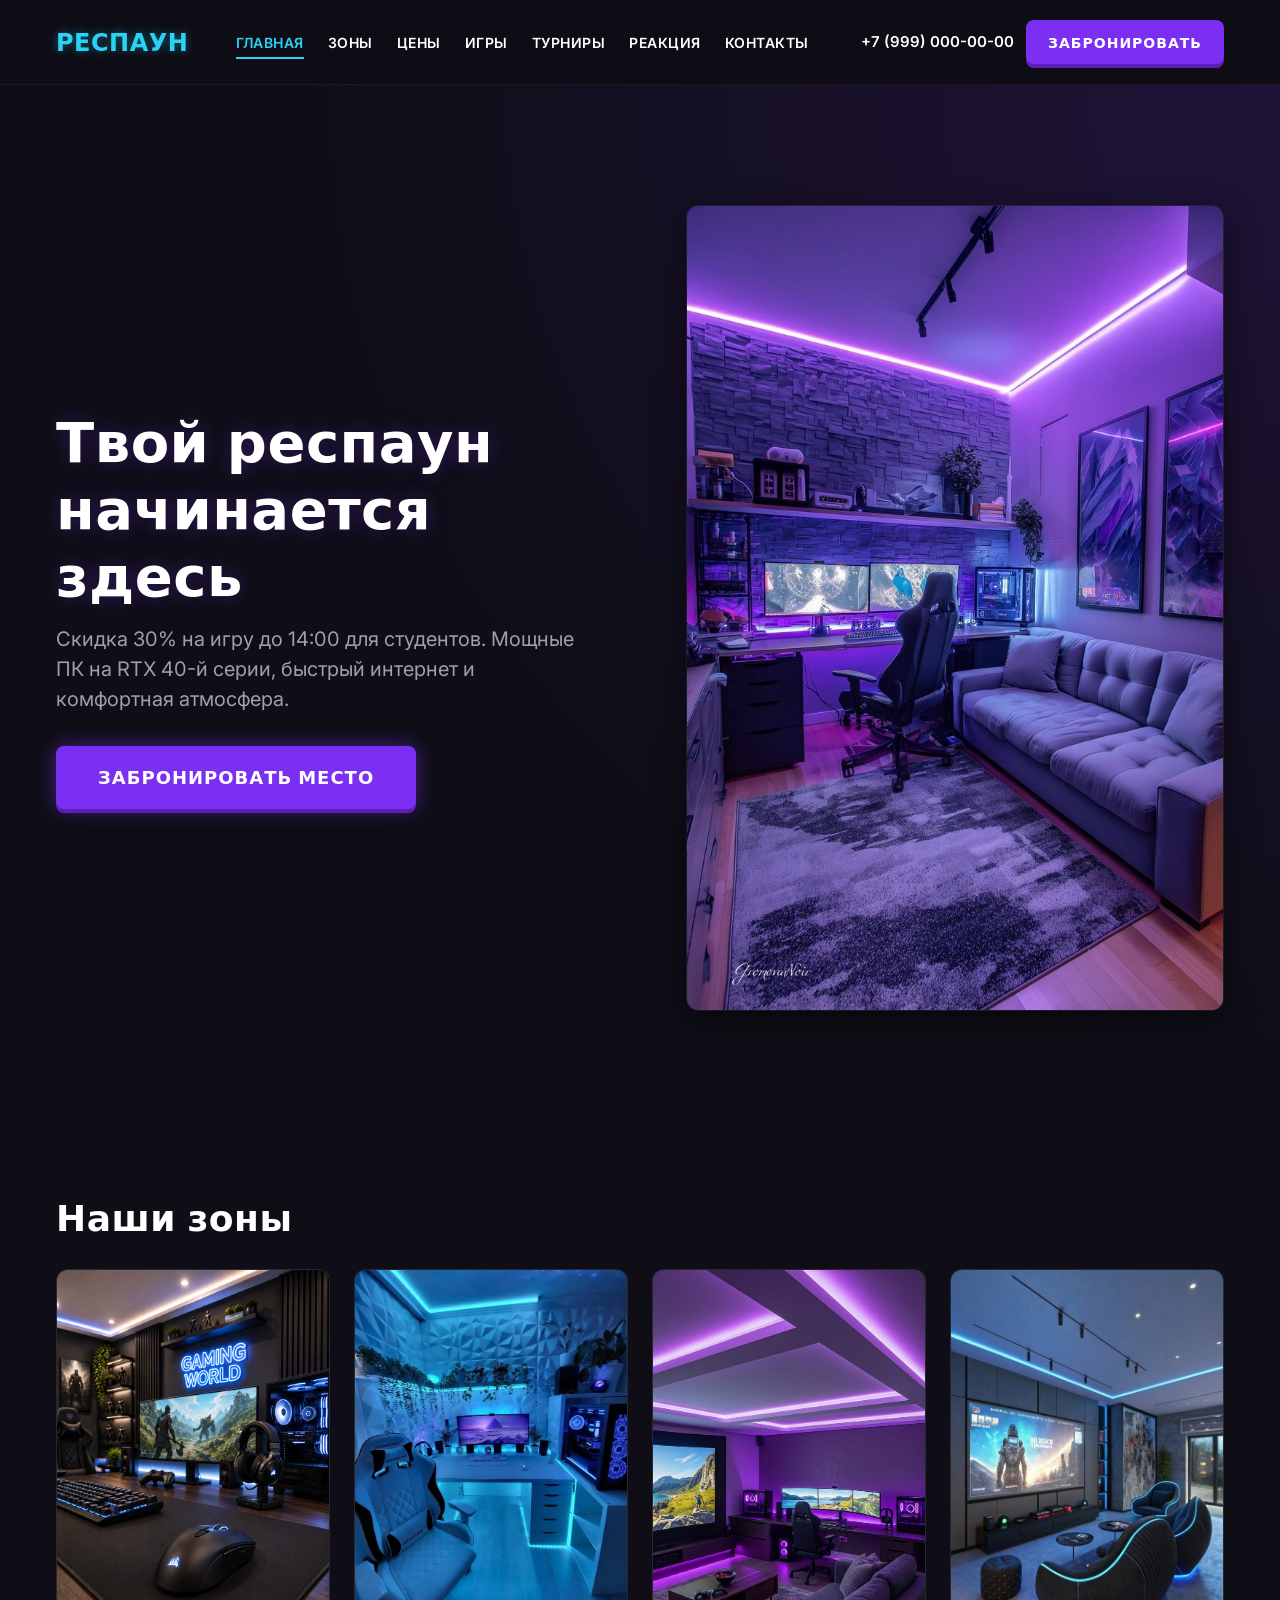
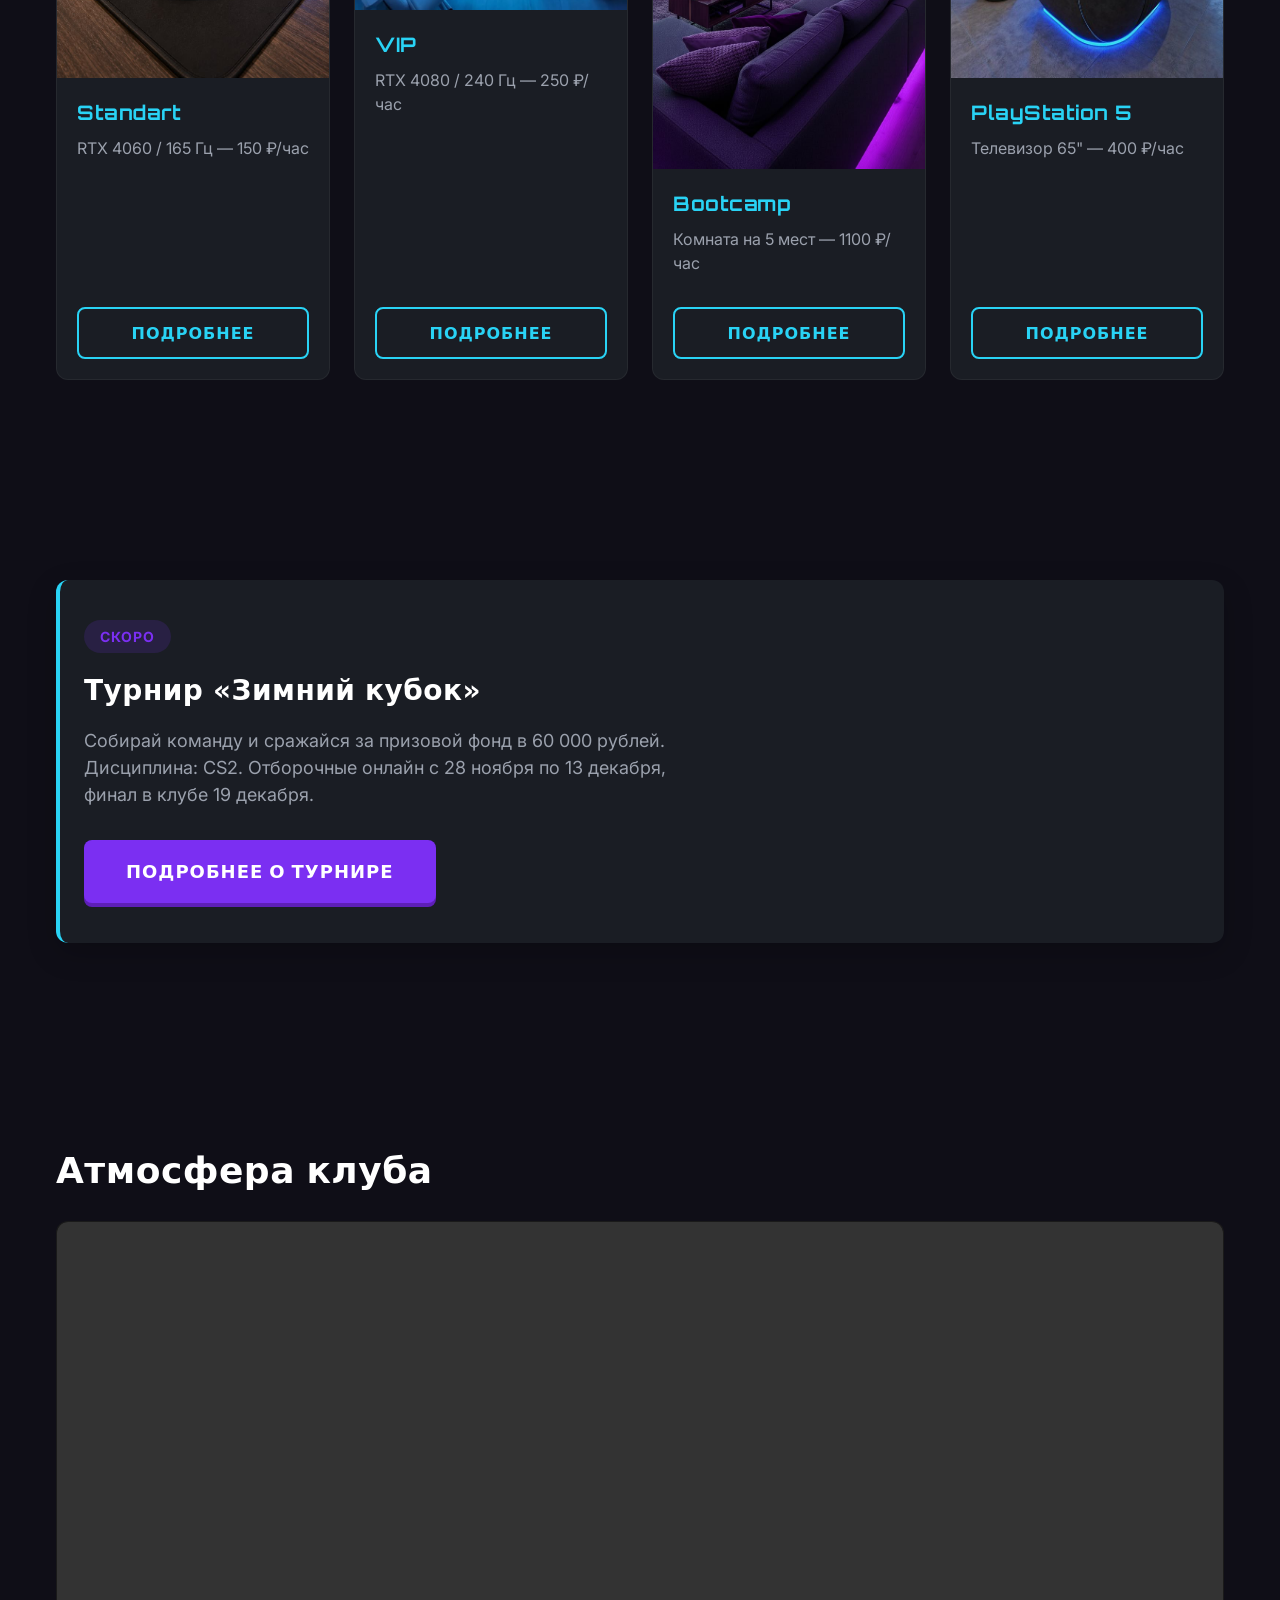
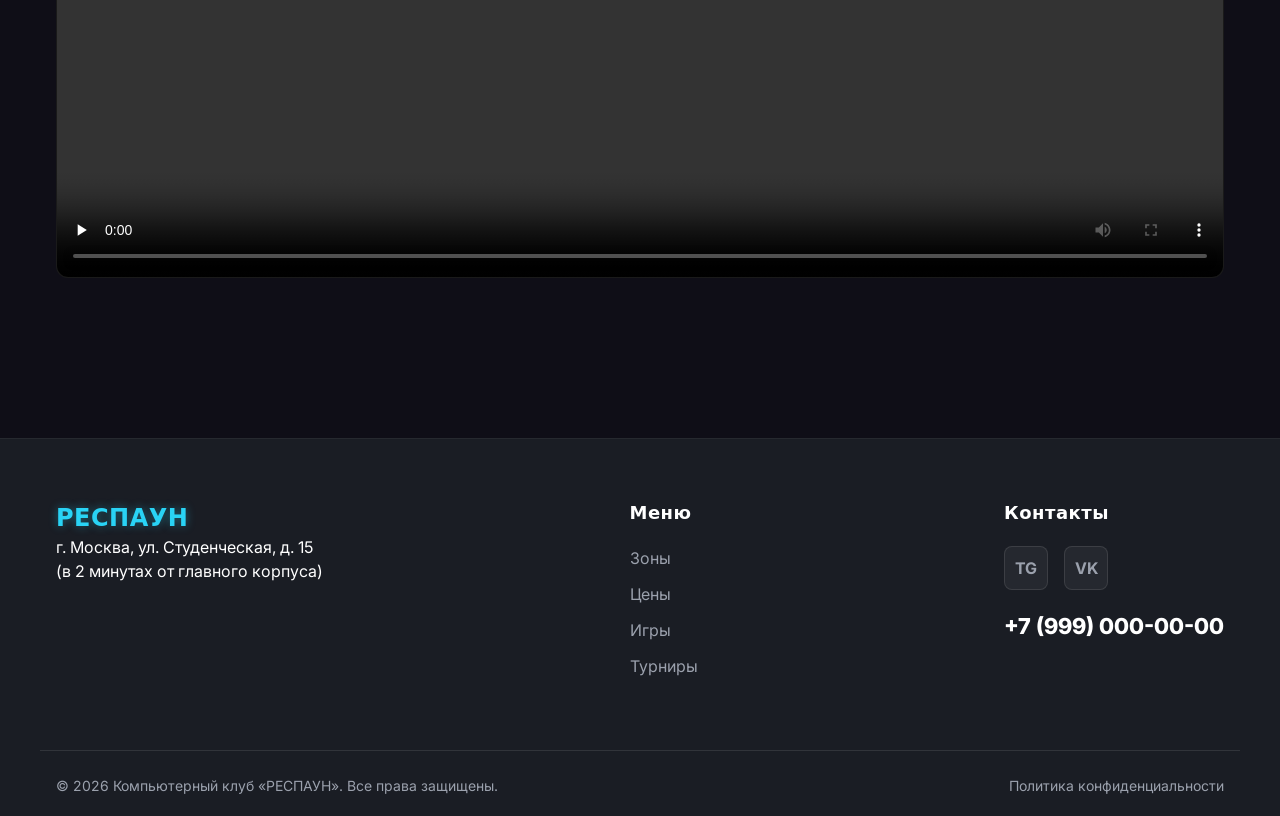
<file: index.html>
<!DOCTYPE html>
<html lang="ru">
<head>
  <meta charset="UTF-8">
  <meta name="viewport" content="width=device-width, initial-scale=1.0">
  
  <title>Компьютерный клуб РЕСПАУН | Играй рядом с вузом</title>
  <meta name="description" content="Современный компьютерный клуб РЕСПАУН рядом с твоим вузом. Мощные ПК, уютные зоны, турниры и скидки для студентов. Бронируй место онлайн!">
  
  <meta property="og:title" content="Компьютерный клуб РЕСПАУН">
  <meta property="og:description" content="Играй рядом с вузом. Скидки до 14:00. Бронируй место онлайн!">
  <meta property="og:image" content="https://respawn-club.ru/img/og-index.webp">
  <meta property="og:type" content="website">
  <meta property="og:url" content="https://respawn-club.ru/">
  
  <link rel="icon" href="img/favicon.png" type="image/x-icon">
  <link rel="stylesheet" href="css/style.css">
  
  <script src="js/main.js" defer></script>
  <!-- Подключаем наш скрипт аналитики -->
  <script src="js/analytics.js" defer></script>

  <!-- Google tag (gtag.js) -->
  <script async src="https://www.googletagmanager.com/gtag/js?id=G-FVSBR67M78"></script>
  <script>
    window.dataLayer = window.dataLayer || [];
    function gtag(){dataLayer.push(arguments);}
    gtag('js', new Date());
    gtag('config', 'G-FVSBR67M78');
  </script>
  
</head>
<body class="page-index">

  <!-- БЛОК 1: ШАПКА И МЕНЮ -->
  <header class="header">
    <div class="container header__container">
      <a href="index.html" class="logo" aria-label="РЕСПАУН - на главную">РЕСПАУН</a>
      
      <nav class="nav" id="nav" aria-label="Главное меню">
        <ul class="nav__list">
          <li class="nav__item"><a href="index.html" class="nav__link nav__link--active" aria-current="page">Главная</a></li>
          <li class="nav__item"><a href="zones.html" class="nav__link">Зоны</a></li>
          <li class="nav__item"><a href="prices.html" class="nav__link">Цены</a></li>
          <li class="nav__item"><a href="games.html" class="nav__link">Игры</a></li>
          <li class="nav__item"><a href="tournament.html" class="nav__link">Турниры</a></li>
          <li class="nav__item"><a href="reaction.html" class="nav__link">Реакция</a></li>
          <li class="nav__item"><a href="contacts.html" class="nav__link">Контакты</a></li>
        </ul>
      </nav>

      <div class="header__actions">
        <!-- Добавили data-contact-type для события contact_click -->
        <a href="tel:+79990000000" class="header__phone" data-event="contact_click" data-contact-type="phone" aria-label="Позвонить нам">+7 (999) 000-00-00</a>
        
        <a href="prices.html" class="btn btn--primary btn--small" data-event="cta_click" data-button-name="header_book" data-page-section="header">Забронировать</a>
        
        <button class="burger" id="burger" aria-label="Открыть меню" aria-expanded="false" aria-controls="nav">
          <span class="burger__line"></span>
          <span class="burger__line"></span>
          <span class="burger__line"></span>
        </button>
      </div>
    </div>
  </header>

  <main>
    <!-- БЛОК 2: ПЕРВЫЙ ЭКРАН -->
    <section class="hero">
      <div class="container hero__container">
        <div class="hero__content">
          <h1 class="hero__title">Твой респаун начинается здесь</h1>
          <p class="hero__subtitle">Скидка 30% на игру до 14:00 для студентов. Мощные ПК на RTX 40-й серии, быстрый интернет и комфортная атмосфера.</p>
          <a href="prices.html" class="btn btn--primary btn--large btn--glow" data-event="cta_click" data-button-name="hero_book" data-page-section="hero">
            Забронировать место
          </a>
        </div>
        <div class="hero__image">
          <img src="img/respawn_here.jpg" alt="Игровое место в компьютерном клубе РЕСПАУН" width="600" height="400" fetchpriority="high">
        </div>
      </div>
    </section>

    <!-- БЛОК 3: ЗОНЫ -->
    <section class="zones section">
      <div class="container">
        <h2 class="section__title">Наши зоны</h2>
        <!-- Событие zone_view перехватывается в analytics.js -->
        <div class="zones__grid">
          
          <!-- Карточка Стандарт -->
          <a href="zones.html#standard" class="zone-card" id="standard">
            <img src="img/standart.jpg" alt="Зона Стандарт" class="zone-card__img" loading="lazy" width="300" height="200">
            <div class="zone-card__content">
              <h3 class="zone-card__title">Standart</h3>
              <p class="zone-card__desc">RTX 4060 / 165 Гц — 150 ₽/час</p>
              <span class="btn btn--outline btn--full-width">Подробнее</span>
            </div>
          </a>

          <!-- Карточка VIP -->
          <a href="zones.html#vip" class="zone-card" id="vip">
            <img src="img/vip.jpg" alt="VIP-зона" class="zone-card__img" loading="lazy" width="300" height="200">
            <div class="zone-card__content">
              <h3 class="zone-card__title">VIP</h3>
              <p class="zone-card__desc">RTX 4080 / 240 Гц — 250 ₽/час</p>
              <span class="btn btn--outline btn--full-width">Подробнее</span>
            </div>
          </a>

          <!-- Карточка Bootcamp -->
          <a href="zones.html#bootcamp" class="zone-card" id="bootcamp">
            <img src="img/bootcamp.jpg" alt="Буткемп для команд" class="zone-card__img" loading="lazy" width="300" height="200">
            <div class="zone-card__content">
              <h3 class="zone-card__title">Bootcamp</h3>
              <p class="zone-card__desc">Комната на 5 мест — 1100 ₽/час</p>
              <span class="btn btn--outline btn--full-width">Подробнее</span>
            </div>
          </a>

          <!-- Карточка PS5 -->
          <a href="zones.html#console" class="zone-card" id="ps5">
            <img src="img/ps5.jpg" alt="Консольная зона" class="zone-card__img" loading="lazy" width="300" height="200">
            <div class="zone-card__content">
              <h3 class="zone-card__title">PlayStation 5</h3>
              <p class="zone-card__desc">Телевизор 65" — 400 ₽/час</p>
              <span class="btn btn--outline btn--full-width">Подробнее</span>
            </div>
          </a>

        </div>
      </div>
    </section>

    <!-- БЛОК 4: ТУРНИР «ЗИМНИЙ КУБОК» -->
    <!-- Событие tournament_view вешается на клик по баннеру или кнопке -->
    <section class="tournament-promo section">
      <div class="container">
        <div class="promo-banner">
          <div class="promo-banner__content">
            <span class="badge">Скоро</span>
            <h2 class="promo-banner__title">Турнир «Зимний кубок»</h2>
            <p class="promo-banner__text">Собирай команду и сражайся за призовой фонд в 60 000 рублей. Дисциплина: CS2. Отборочные онлайн с 28 ноября по 13 декабря, финал в клубе 19 декабря.</p>
            
            <a href="tournament.html" class="btn btn--primary btn--large" data-event="cta_click" data-button-name="tournament_more" data-page-section="tournament_promo">
              Подробнее о турнире
            </a>
          </div>
        </div>
      </div>
    </section>

    <!-- БЛОК 5: ВИДЕО КЛУБА -->
    <section class="video-section section">
      <div class="container">
        <h2 class="section__title">Атмосфера клуба</h2>
        <div class="video-wrapper">
          <!-- Добавили id для отслеживания воспроизведения -->
          <video id="clubVideo" class="club-video" controls preload="none">
            <source src="files/club_vid.mp4" type="video/mp4">
            Ваш браузер не поддерживает видео.
          </video>
        </div>
      </div>
    </section>
  </main>

  <!-- БЛОК 6: ПОДВАЛ -->
  <footer class="footer">
    <div class="container footer__container">
      <div class="footer__info">
        <a href="index.html" class="logo footer__logo">РЕСПАУН</a>
        <p class="footer__address">г. Москва, ул. Студенческая, д. 15<br>(в 2 минутах от главного корпуса)</p>
      </div>
      
      <div class="footer__nav">
        <h3 class="footer__title">Меню</h3>
        <ul class="footer__list">
          <li><a href="zones.html" class="footer__link">Зоны</a></li>
          <li><a href="prices.html" class="footer__link">Цены</a></li>
          <li><a href="games.html" class="footer__link">Игры</a></li>
          <li><a href="tournament.html" class="footer__link">Турниры</a></li>
        </ul>
      </div>

      <div class="footer__contacts">
        <h3 class="footer__title">Контакты</h3>
        <!-- Добавили data-network и data-page-section для social_click -->
        <div class="footer__socials">
          <a href="https://t.me/respawn_club" target="_blank" rel="noopener" data-event="social_click" data-network="telegram" data-page-section="footer" aria-label="Мы в Telegram">TG</a>
          <a href="https://vk.com/respawn_club" target="_blank" rel="noopener" data-event="social_click" data-network="vk" data-page-section="footer" aria-label="Мы во ВКонтакте">VK</a>
        </div>
        <a href="tel:+79990000000" class="footer__phone" data-event="contact_click" data-contact-type="phone">+7 (999) 000-00-00</a>
      </div>
    </div>
    
    <div class="container footer__bottom">
      <p>&copy; 2026 Компьютерный клуб «РЕСПАУН». Все права защищены.</p>
      <a href="privacy.html" class="footer__privacy">Политика конфиденциальности</a>
    </div>
  </footer>

</body>
</html>
</file>
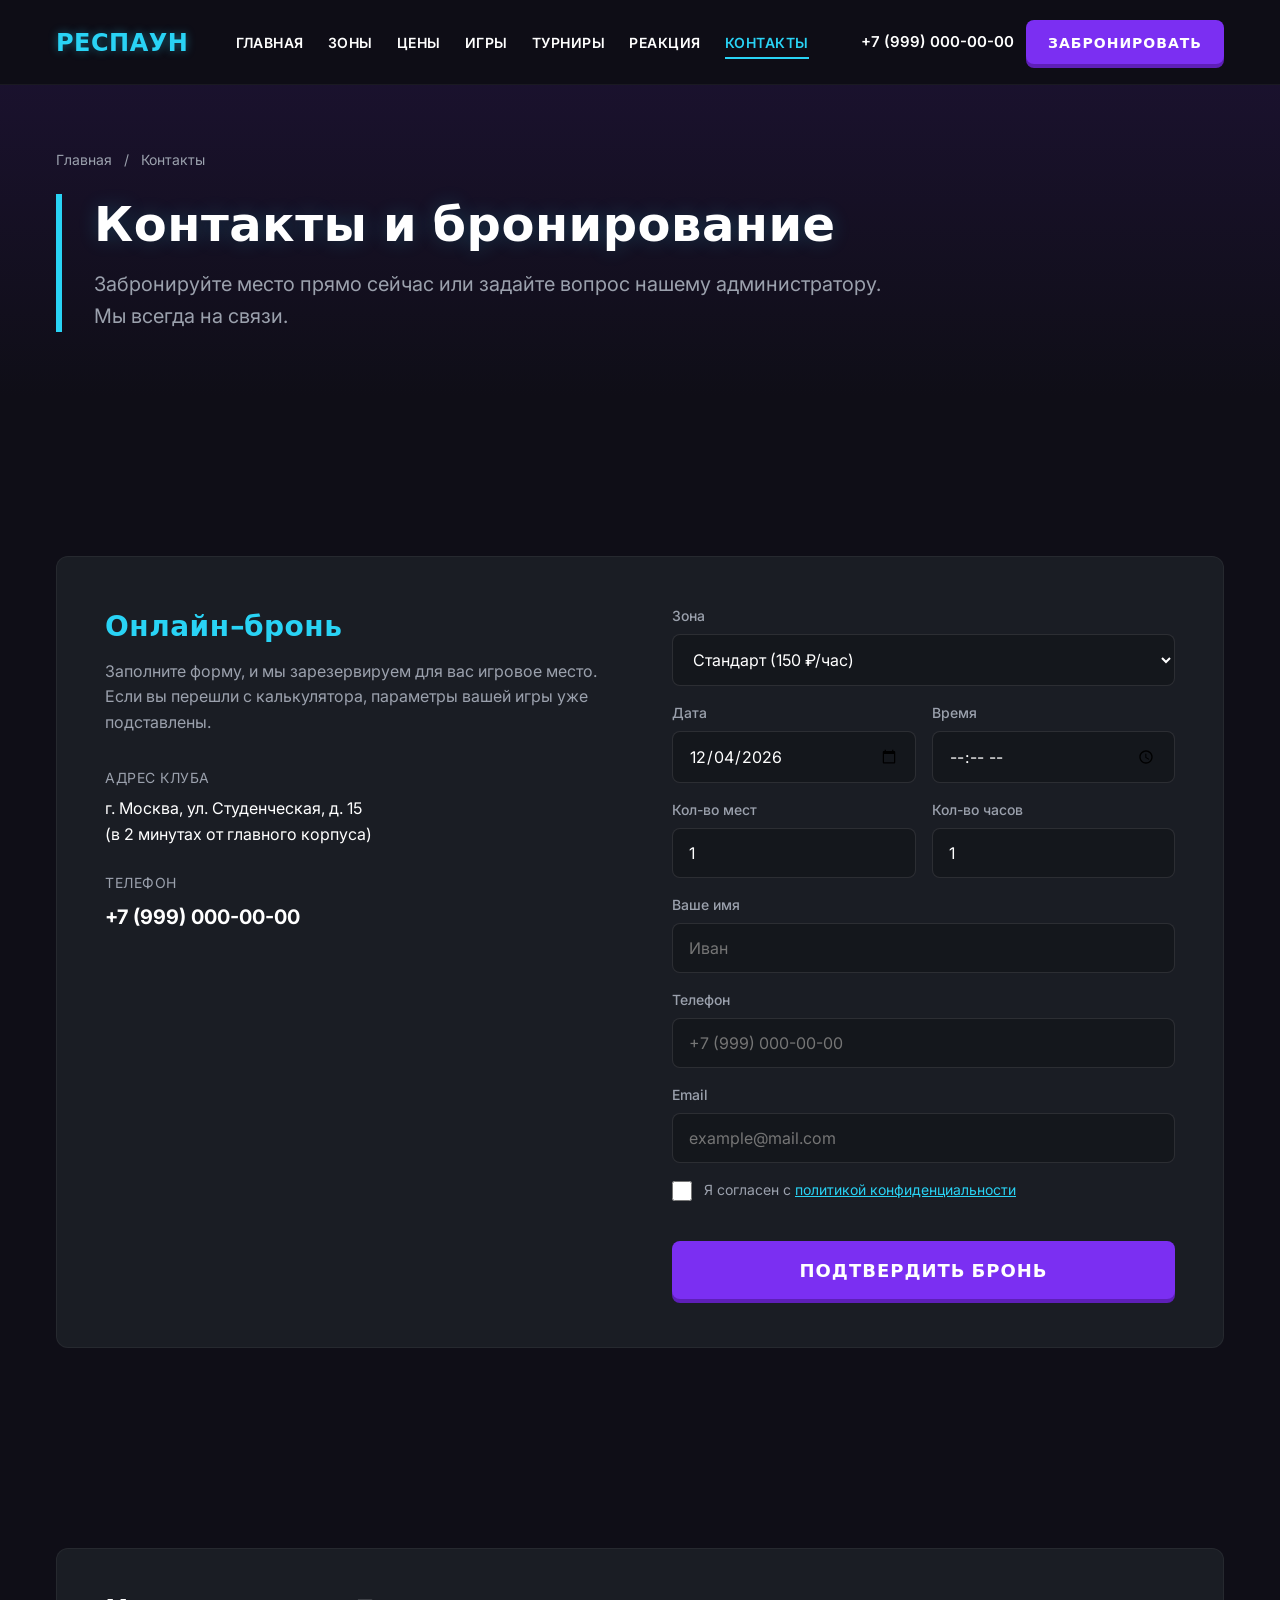
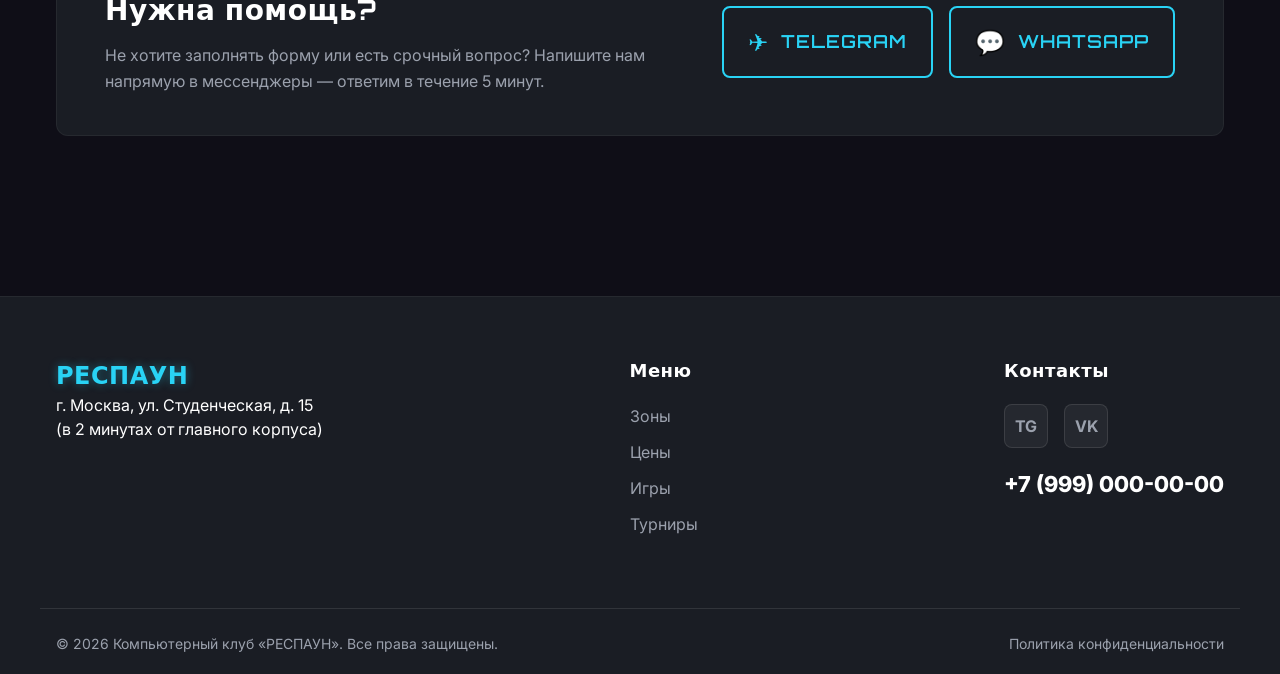
<file: contacts.html>
<!DOCTYPE html>
<html lang="ru">
<head>
  <meta charset="UTF-8">
  <meta name="viewport" content="width=device-width, initial-scale=1.0">
  
  <!-- SEO -->
  <title>Контакты и бронирование | Компьютерный клуб РЕСПАУН</title>
  <meta name="description" content="Забронируйте место в компьютерном клубе РЕСПАУН онлайн. Форма бронирования и быстрая связь через Telegram или WhatsApp.">
  
  <!-- Open Graph -->
  <meta property="og:title" content="Контакты и бронирование клуба РЕСПАУН">
  <meta property="og:description" content="Забронируйте место онлайн или напишите нам в мессенджеры.">
  <meta property="og:image" content="img/bolvanka.jpg">
  <meta property="og:type" content="website">
  <meta property="og:url" content="https://respawn-club.ru/contacts.html">
  
  <link rel="icon" href="img/favicon.png" type="image/jpeg">
  <link rel="stylesheet" href="css/style.css">
  <script src="js/main.js" defer></script>
  <!-- Скрипт для работы формы и парсинга URL -->
  <script src="js/forms.js" defer></script>
  <!-- Скрипт аналитики -->
  <script src="js/analytics.js" defer></script>

  <!-- Google tag (gtag.js) -->
  <script async src="https://www.googletagmanager.com/gtag/js?id=G-FVSBR67M78"></script>
  <script>
    window.dataLayer = window.dataLayer || [];
    function gtag(){dataLayer.push(arguments);}
    gtag('js', new Date());

    gtag('config', 'G-FVSBR67M78');
  </script>
  
</head>
<body class="page-contacts">

  <!-- БЛОК 1: ШАПКА И МЕНЮ -->
  <header class="header">
    <div class="container header__container">
      <a href="index.html" class="logo" aria-label="РЕСПАУН - на главную">РЕСПАУН</a>
      
      <nav class="nav" id="nav" aria-label="Главное меню">
        <ul class="nav__list">
          <li class="nav__item"><a href="index.html" class="nav__link">Главная</a></li>
          <li class="nav__item"><a href="zones.html" class="nav__link">Зоны</a></li>
          <li class="nav__item"><a href="prices.html" class="nav__link">Цены</a></li>
          <li class="nav__item"><a href="games.html" class="nav__link">Игры</a></li>
          <li class="nav__item"><a href="tournament.html" class="nav__link">Турниры</a></li>
          <li class="nav__item"><a href="reaction.html" class="nav__link">Реакция</a></li>
          <li class="nav__item"><a href="contacts.html" class="nav__link nav__link--active" aria-current="page">Контакты</a></li>
        </ul>
      </nav>

      <div class="header__actions">
        <a href="tel:+79990000000" class="header__phone" data-event="contact_click" data-contact-type="phone" aria-label="Позвонить нам">+7 (999) 000-00-00</a>
        <!-- Сделали кнопку бронирования в шапке более заметной -->
        <a href="prices.html" class="btn btn--primary btn--small" data-event="cta_click" data-button-name="header_book" data-page-section="header">Забронировать</a>
        
        <button class="burger" id="burger" aria-label="Открыть меню" aria-expanded="false" aria-controls="nav">
          <span class="burger__line"></span>
          <span class="burger__line"></span>
          <span class="burger__line"></span>
        </button>
      </div>
    </div>
  </header>

  <main>
    <!-- ШАПКА СТРАНИЦЫ -->
    <section class="page-header">
      <div class="container">
        <nav class="breadcrumbs" aria-label="Хлебные крошки">
          <a href="index.html">Главная</a> <span class="breadcrumbs__sep">/</span> <span aria-current="page">Контакты</span>
        </nav>
        <div class="page-header__content">
          <h1 class="page-title">Контакты и бронирование</h1>
          <p class="page-subtitle">Забронируйте место прямо сейчас или задайте вопрос нашему администратору. Мы всегда на связи.</p>
        </div>
      </div>
    </section>

    <!-- БЛОК 2: ФОРМА БРОНИ (generate_lead) -->
    <section class="booking-section section">
      <div class="container">
        <div class="booking-wrapper">
          
          <div class="booking-info">
            <h2 class="booking-title">Онлайн-бронь</h2>
            <p class="booking-desc">Заполните форму, и мы зарезервируем для вас игровое место. Если вы перешли с калькулятора, параметры вашей игры уже подставлены.</p>
            
            <div class="contact-item" style="margin-top: 32px;">
              <span class="contact-item__label">Адрес клуба</span>
              <p class="contact-item__value">г. Москва, ул. Студенческая, д. 15<br>(в 2 минутах от главного корпуса)</p>
            </div>
            <div class="contact-item">
              <span class="contact-item__label">Телефон</span>
              <a href="tel:+79990000000" class="contact-item__value contact-item__link" data-event="contact_click" data-contact-type="phone">+7 (999) 000-00-00</a>
            </div>
          </div>

          <!-- Форма бронирования. Отправляет данные на thanks.html -->
          <form class="booking-form" id="bookingForm" action="thanks.html" method="GET">
            
            <!-- Скрытые поля для передачи параметров из калькулятора (если нужно) -->
            <input type="hidden" id="paramZone" name="zone" value="">
            <input type="hidden" id="paramTotal" name="total" value="">

            <div class="form-group">
              <label for="bookZone" class="form-label">Зона</label>
              <select id="bookZone" name="zone" class="form-control" required>
                <option value="standard">Стандарт (150 ₽/час)</option>
                <option value="vip">VIP (250 ₽/час)</option>
                <option value="bootcamp">Bootcamp (1100 ₽/час)</option>
                <option value="ps5">PlayStation 5 (400 ₽/час)</option>
              </select>
            </div>

            <div class="form-row">
              <div class="form-group">
                <label for="bookDate" class="form-label">Дата</label>
                <input type="date" id="bookDate" name="date" class="form-control" required>
              </div>
              <div class="form-group">
                <label for="bookTime" class="form-label">Время</label>
                <input type="time" id="bookTime" name="time" class="form-control" required>
              </div>
            </div>

            <div class="form-row">
              <div class="form-group">
                <label for="bookSeats" class="form-label">Кол-во мест</label>
                <input type="number" id="bookSeats" name="seats" class="form-control" min="1" max="10" value="1" required>
              </div>
              <div class="form-group">
                <label for="bookHours" class="form-label">Кол-во часов</label>
                <input type="number" id="bookHours" name="hours" class="form-control" min="1" max="12" value="1" required>
              </div>
            </div>

            <div class="form-group">
              <label for="bookName" class="form-label">Ваше имя</label>
              <input type="text" id="bookName" name="name" class="form-control" placeholder="Иван" required>
            </div>
            
            <div class="form-group">
              <label for="bookPhone" class="form-label">Телефон</label>
              <input type="tel" id="bookPhone" name="phone" class="form-control" placeholder="+7 (999) 000-00-00" required>
            </div>

            <div class="form-group">
              <label for="bookEmail" class="form-label">Email</label>
              <input type="email" id="bookEmail" name="email" class="form-control" placeholder="example@mail.com">
            </div>

            <!-- Согласие с политикой -->
            <div class="form-checkbox">
              <input type="checkbox" id="bookAgree" name="agree" required>
              <label for="bookAgree">
                Я согласен с <a href="privacy.html" target="_blank">политикой конфиденциальности</a>
              </label>
            </div>

            <!-- Итоговая цена (выводится динамически из JS, если пришли с калькулятора) -->
            <div class="booking-total" id="bookingTotalDisplay" style="display: none;">
              <span>К оплате:</span>
              <strong id="bookingTotalPrice">0 ₽</strong>
            </div>

            <!-- Добавили параметры для аналитики -->
            <button type="submit" class="btn btn--primary btn--large btn--full-width" data-event="cta_click" data-button-name="submit_booking" data-page-section="booking_form">
              Подтвердить бронь
            </button>
          </form>

        </div>
      </div>
    </section>

    <!-- БЛОК 3: МЕССЕНДЖЕРЫ (messenger_click) -->
    <section class="messengers-section section">
      <div class="container">
        <div class="messengers-box">
          <div class="messengers-box__content">
            <h2 class="messengers-box__title">Нужна помощь?</h2>
            <p class="messengers-box__text">Не хотите заполнять форму или есть срочный вопрос? Напишите нам напрямую в мессенджеры — ответим в течение 5 минут.</p>
          </div>
          
          <div class="messengers-box__buttons">
            <!-- Добавили параметры для аналитики -->
            <a href="https://t.me/respawn_club" target="_blank" rel="noopener" class="btn btn--outline btn--large messenger-btn" data-event="messenger_click" data-messenger="telegram">
              <span class="messenger-icon">✈️</span> Telegram
            </a>
            <a href="https://wa.me/79990000000" target="_blank" rel="noopener" class="btn btn--outline btn--large messenger-btn" data-event="messenger_click" data-messenger="whatsapp">
              <span class="messenger-icon">💬</span> WhatsApp
            </a>
          </div>
        </div>
      </div>
    </section>

  </main>

  <!-- БЛОК 4: ПОДВАЛ -->
  <footer class="footer">
    <div class="container footer__container">
      <div class="footer__info">
        <a href="index.html" class="logo footer__logo">РЕСПАУН</a>
        <p class="footer__address">г. Москва, ул. Студенческая, д. 15<br>(в 2 минутах от главного корпуса)</p>
      </div>
      
      <div class="footer__nav">
        <h3 class="footer__title">Меню</h3>
        <ul class="footer__list">
          <li><a href="zones.html" class="footer__link">Зоны</a></li>
          <li><a href="prices.html" class="footer__link">Цены</a></li>
          <li><a href="games.html" class="footer__link">Игры</a></li>
          <li><a href="tournament.html" class="footer__link">Турниры</a></li>
        </ul>
      </div>

      <div class="footer__contacts">
        <h3 class="footer__title">Контакты</h3>
        <!-- Добавили параметры для аналитики -->
        <div class="footer__socials">
          <a href="https://t.me/respawn_club" target="_blank" rel="noopener" data-event="social_click" data-network="telegram" data-page-section="footer" aria-label="Мы в Telegram">TG</a>
          <a href="https://vk.com/respawn_club" target="_blank" rel="noopener" data-event="social_click" data-network="vk" data-page-section="footer" aria-label="Мы во ВКонтакте">VK</a>
        </div>
        <a href="tel:+79990000000" class="footer__phone" data-event="contact_click" data-contact-type="phone">+7 (999) 000-00-00</a>
      </div>
    </div>
    
    <div class="container footer__bottom">
      <p>&copy; 2026 Компьютерный клуб «РЕСПАУН». Все права защищены.</p>
      <a href="privacy.html" class="footer__privacy">Политика конфиденциальности</a>
    </div>
  </footer>

</body>
</html>
</file>
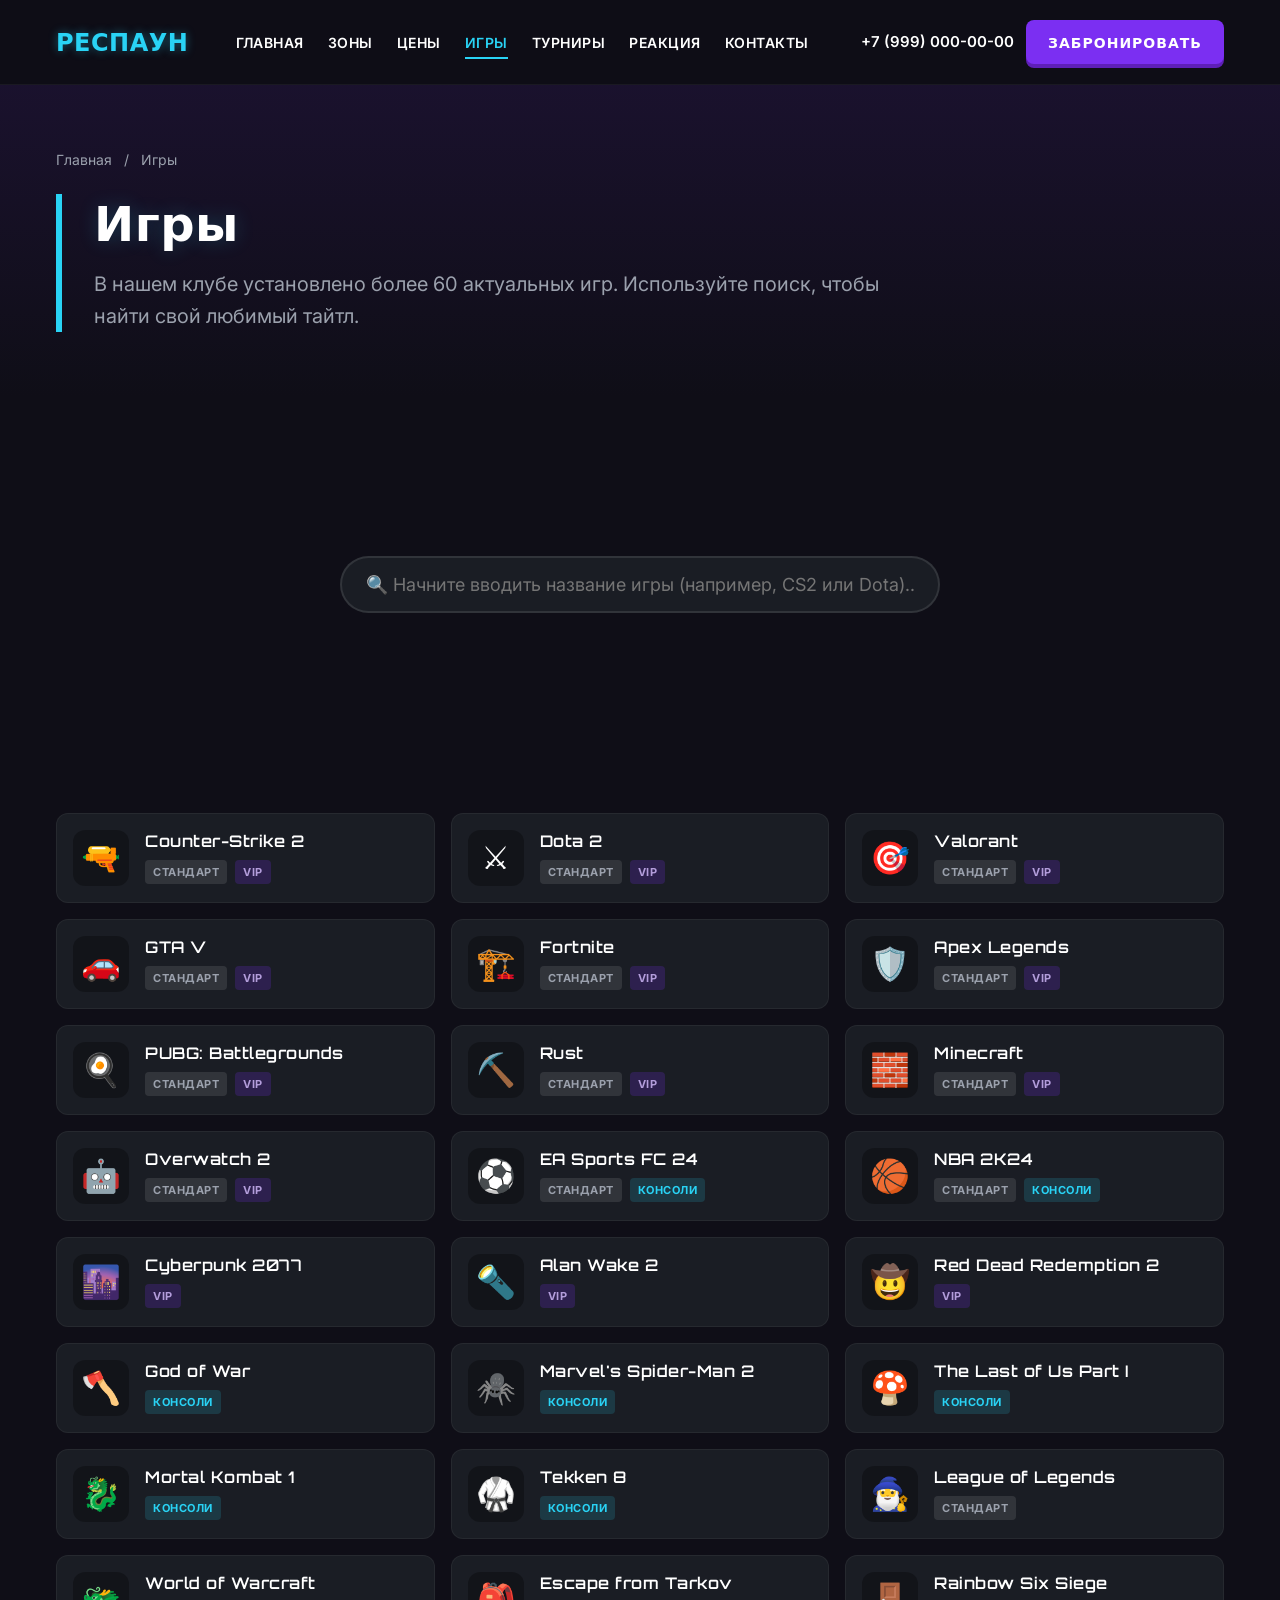
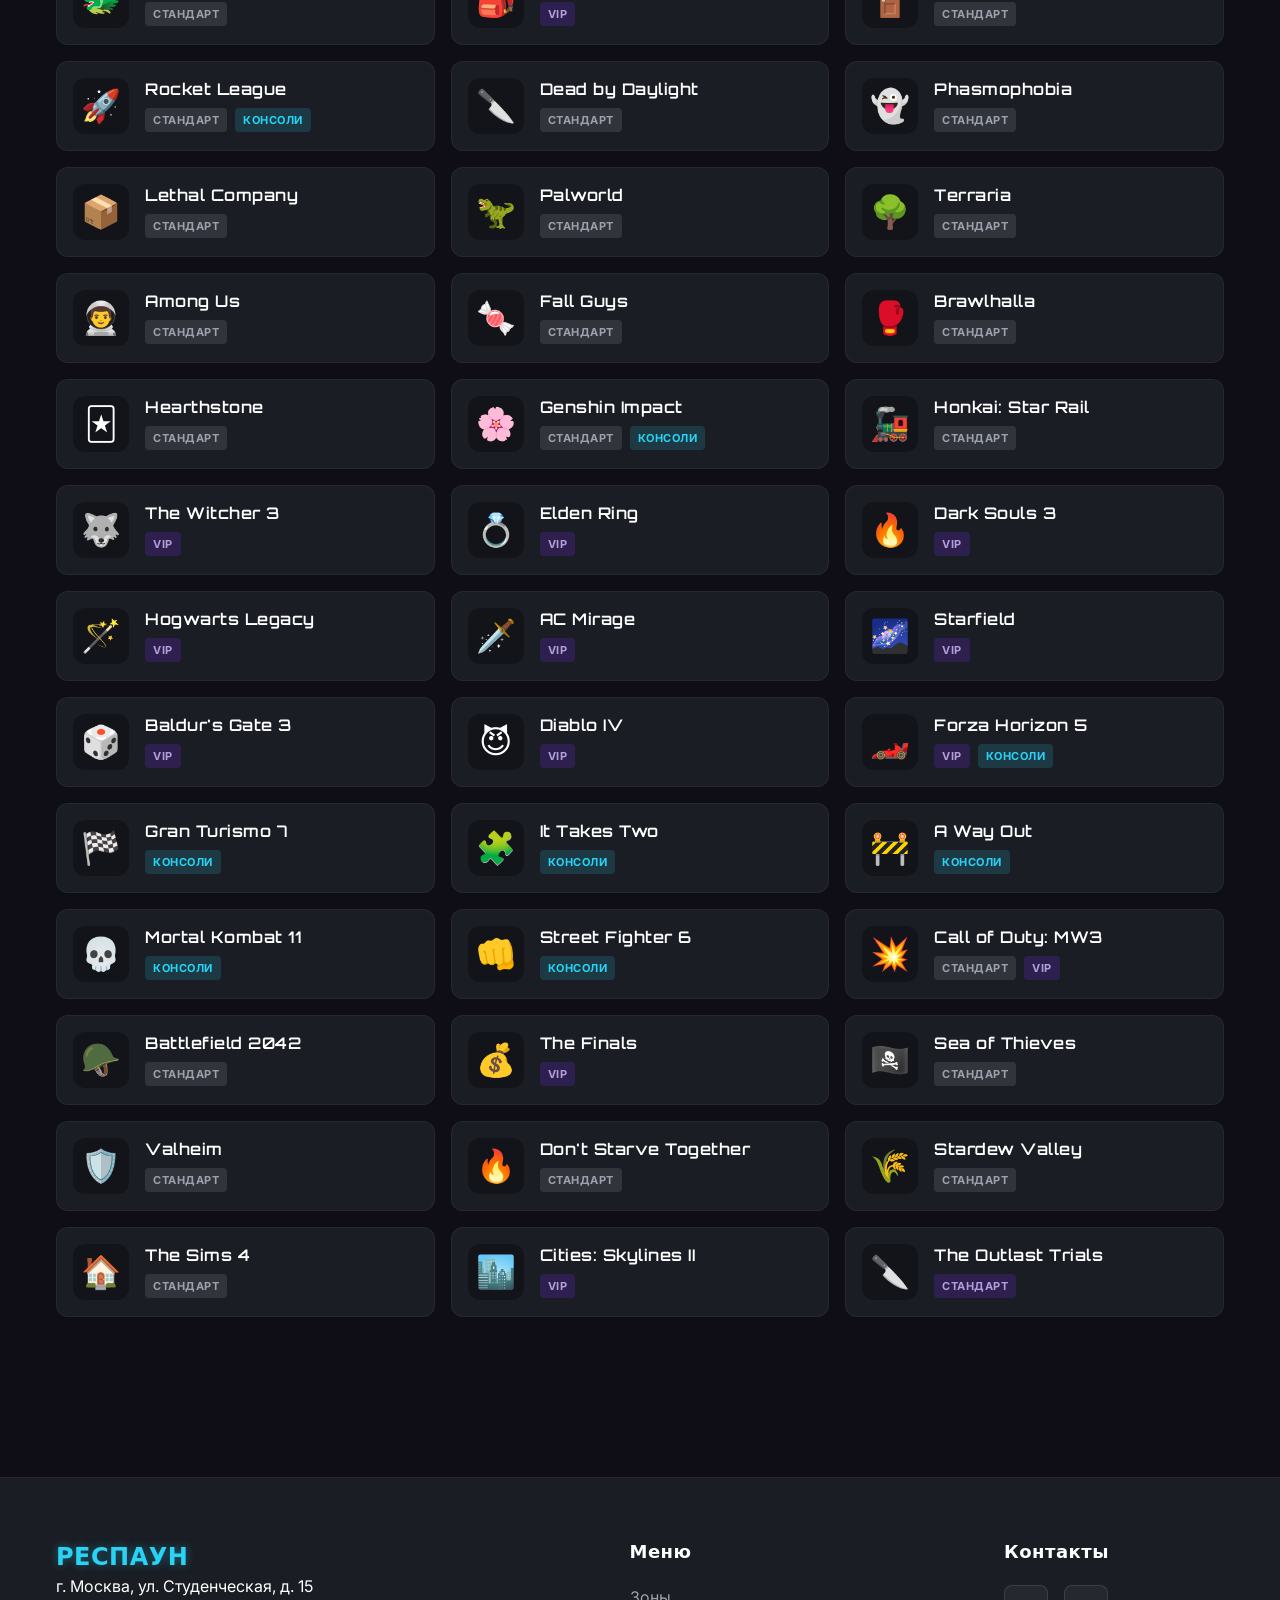
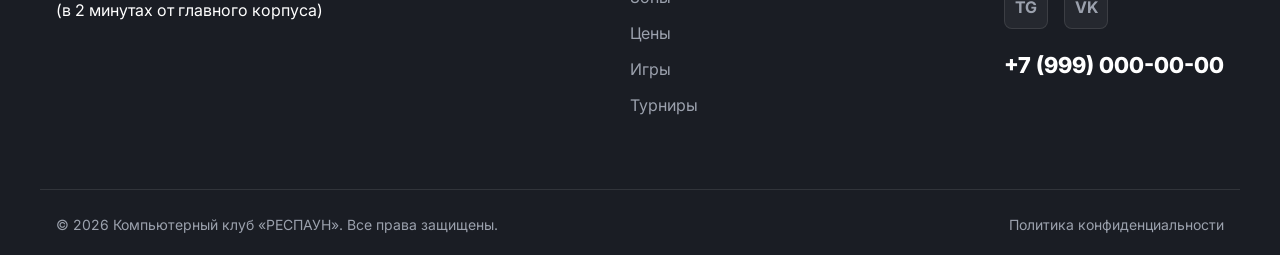
<file: games.html>
<!DOCTYPE html>
<html lang="ru">
<head>
  <meta charset="UTF-8">
  <meta name="viewport" content="width=device-width, initial-scale=1.0">
  
  <!-- SEO -->
  <title>Игры в клубе | Компьютерный клуб РЕСПАУН</title>
  <meta name="description" content="Список установленных игр в компьютерном клубе РЕСПАУН. Более 60 популярных онлайн-игр, шутеров, стратегий и консольных эксклюзивов.">
  
  <!-- Open Graph -->
  <meta property="og:title" content="Игры в клубе РЕСПАУН">
  <meta property="og:description" content="Ищите свою любимую игру. Более 60 тайтлов уже установлены на наших ПК.">
  <meta property="og:image" content="img/bolvanka.jpg">
  <meta property="og:type" content="website">
  <meta property="og:url" content="https://respawn-club.ru/games.html">
  
  <link rel="icon" href="img/favicon.png" type="image/jpeg">
  <link rel="stylesheet" href="css/style.css">
  <script src="js/main.js" defer></script>
  <!-- Скрипт для поиска по играм -->
  <script src="js/games.js" defer></script>
  <!-- Скрипт аналитики -->
  <script src="js/analytics.js" defer></script>

  <!-- Google tag (gtag.js) -->
  <script async src="https://www.googletagmanager.com/gtag/js?id=G-FVSBR67M78"></script>
  <script>
    window.dataLayer = window.dataLayer || [];
    function gtag(){dataLayer.push(arguments);}
    gtag('js', new Date());

    gtag('config', 'G-FVSBR67M78');
  </script>
  
</head>
<body class="page-games">

  <!-- БЛОК 1: ШАПКА И МЕНЮ -->
  <header class="header">
    <div class="container header__container">
      <a href="index.html" class="logo" aria-label="РЕСПАУН - на главную">РЕСПАУН</a>
      
      <nav class="nav" id="nav" aria-label="Главное меню">
        <ul class="nav__list">
          <li class="nav__item"><a href="index.html" class="nav__link">Главная</a></li>
          <li class="nav__item"><a href="zones.html" class="nav__link">Зоны</a></li>
          <li class="nav__item"><a href="prices.html" class="nav__link">Цены</a></li>
          <li class="nav__item"><a href="games.html" class="nav__link nav__link--active" aria-current="page">Игры</a></li>
          <li class="nav__item"><a href="tournament.html" class="nav__link">Турниры</a></li>
          <li class="nav__item"><a href="reaction.html" class="nav__link">Реакция</a></li>
          <li class="nav__item"><a href="contacts.html" class="nav__link">Контакты</a></li>
        </ul>
      </nav>

      <div class="header__actions">
        <a href="tel:+79990000000" class="header__phone" data-event="contact_click" data-contact-type="phone" aria-label="Позвонить нам">+7 (999) 000-00-00</a>
        <!-- Сделали кнопку бронирования в шапке более заметной -->
        <a href="prices.html" class="btn btn--primary btn--small" data-event="cta_click" data-button-name="header_book" data-page-section="header">Забронировать</a>
        
        <button class="burger" id="burger" aria-label="Открыть меню" aria-expanded="false" aria-controls="nav">
          <span class="burger__line"></span>
          <span class="burger__line"></span>
          <span class="burger__line"></span>
        </button>
      </div>
    </div>
  </header>

  <main>
    <!-- ШАПКА СТРАНИЦЫ -->
    <section class="page-header">
      <div class="container">
        <nav class="breadcrumbs" aria-label="Хлебные крошки">
          <a href="index.html">Главная</a> <span class="breadcrumbs__sep">/</span> <span aria-current="page">Игры</span>
        </nav>
        <div class="page-header__content">
          <h1 class="page-title">Игры</h1>
          <p class="page-subtitle">В нашем клубе установлено более 60 актуальных игр. Используйте поиск, чтобы найти свой любимый тайтл.</p>
        </div>
      </div>
    </section>

    <!-- БЛОК 2: ПОИСК ПО ИГРАМ (game_search) -->
    <section class="game-search-section section">
      <div class="container">
        <div class="search-wrapper">
          <label for="gameSearch" class="visually-hidden">Поиск по играм</label>
          <!-- Добавили data-event -->
          <input type="text" id="gameSearch" class="form-control search-input" placeholder="🔍 Начните вводить название игры (например, CS2 или Dota)..." data-event="game_search">
        </div>
      </div>
    </section>

    <!-- БЛОК 3: СПИСОК 60 ИГР -->
    <section class="games-list-section section">
      <div class="container">
        
        <!-- Сообщение, если ничего не найдено -->
        <div id="noResults" class="no-results" style="display: none;">
          <p>По вашему запросу ничего не найдено. Попробуйте изменить название.</p>
        </div>

        <!-- Сетка игр -->
        <div class="games-grid" id="gamesGrid">
          
          <!-- CS2 -->
          <div class="game-card" data-title="Counter-Strike 2 CS2 кс2">
            <div class="game-card__icon">🔫</div>
            <div class="game-card__info">
              <h3 class="game-card__title">Counter-Strike 2</h3>
              <div class="game-card__tags">
                <span class="tag tag--standart">Стандарт</span>
                <span class="tag tag--vip">VIP</span>
              </div>
            </div>
          </div>

          <!-- Dota 2 -->
          <div class="game-card" data-title="Dota 2 дота">
            <div class="game-card__icon">⚔️</div>
            <div class="game-card__info">
              <h3 class="game-card__title">Dota 2</h3>
              <div class="game-card__tags">
                <span class="tag tag--standart">Стандарт</span>
                <span class="tag tag--vip">VIP</span>
              </div>
            </div>
          </div>

          <!-- Valorant -->
          <div class="game-card" data-title="Valorant валорант">
            <div class="game-card__icon">🎯</div>
            <div class="game-card__info">
              <h3 class="game-card__title">Valorant</h3>
              <div class="game-card__tags">
                <span class="tag tag--standart">Стандарт</span>
                <span class="tag tag--vip">VIP</span>
              </div>
            </div>
          </div>

          <!-- GTA V -->
          <div class="game-card" data-title="GTA V ГТА 5">
            <div class="game-card__icon">🚗</div>
            <div class="game-card__info">
              <h3 class="game-card__title">GTA V</h3>
              <div class="game-card__tags">
                <span class="tag tag--standart">Стандарт</span>
                <span class="tag tag--vip">VIP</span>
              </div>
            </div>
          </div>

          <!-- Fortnite -->
          <div class="game-card" data-title="Fortnite фортнайт">
            <div class="game-card__icon">🏗️</div>
            <div class="game-card__info">
              <h3 class="game-card__title">Fortnite</h3>
              <div class="game-card__tags">
                <span class="tag tag--standart">Стандарт</span>
                <span class="tag tag--vip">VIP</span>
              </div>
            </div>
          </div>

          <!-- Apex Legends -->
          <div class="game-card" data-title="Apex Legends апекс">
            <div class="game-card__icon">🛡️</div>
            <div class="game-card__info">
              <h3 class="game-card__title">Apex Legends</h3>
              <div class="game-card__tags">
                <span class="tag tag--standart">Стандарт</span>
                <span class="tag tag--vip">VIP</span>
              </div>
            </div>
          </div>

          <!-- PUBG -->
          <div class="game-card" data-title="PUBG ПАБГ">
            <div class="game-card__icon">🍳</div>
            <div class="game-card__info">
              <h3 class="game-card__title">PUBG: Battlegrounds</h3>
              <div class="game-card__tags">
                <span class="tag tag--standart">Стандарт</span>
                <span class="tag tag--vip">VIP</span>
              </div>
            </div>
          </div>

          <!-- Rust -->
          <div class="game-card" data-title="Rust раст">
            <div class="game-card__icon">⛏️</div>
            <div class="game-card__info">
              <h3 class="game-card__title">Rust</h3>
              <div class="game-card__tags">
                <span class="tag tag--standart">Стандарт</span>
                <span class="tag tag--vip">VIP</span>
              </div>
            </div>
          </div>

          <!-- Minecraft -->
          <div class="game-card" data-title="Minecraft майнкрафт">
            <div class="game-card__icon">🧱</div>
            <div class="game-card__info">
              <h3 class="game-card__title">Minecraft</h3>
              <div class="game-card__tags">
                <span class="tag tag--standart">Стандарт</span>
                <span class="tag tag--vip">VIP</span>
              </div>
            </div>
          </div>

          <!-- Overwatch 2 -->
          <div class="game-card" data-title="Overwatch 2 овервотч">
            <div class="game-card__icon">🤖</div>
            <div class="game-card__info">
              <h3 class="game-card__title">Overwatch 2</h3>
              <div class="game-card__tags">
                <span class="tag tag--standart">Стандарт</span>
                <span class="tag tag--vip">VIP</span>
              </div>
            </div>
          </div>

          <!-- EA FC 24 -->
          <div class="game-card" data-title="EA Sports FC 24 FIFA фифа">
            <div class="game-card__icon">⚽</div>
            <div class="game-card__info">
              <h3 class="game-card__title">EA Sports FC 24</h3>
              <div class="game-card__tags">
                <span class="tag tag--standart">Стандарт</span>
                <span class="tag tag--console">Консоли</span>
              </div>
            </div>
          </div>

          <!-- NBA 2K24 -->
          <div class="game-card" data-title="NBA 2K24 баскетбол">
            <div class="game-card__icon">🏀</div>
            <div class="game-card__info">
              <h3 class="game-card__title">NBA 2K24</h3>
              <div class="game-card__tags">
                <span class="tag tag--standart">Стандарт</span>
                <span class="tag tag--console">Консоли</span>
              </div>
            </div>
          </div>

          <!-- Cyberpunk 2077 -->
          <div class="game-card" data-title="Cyberpunk 2077 киберпанк">
            <div class="game-card__icon">🌆</div>
            <div class="game-card__info">
              <h3 class="game-card__title">Cyberpunk 2077</h3>
              <div class="game-card__tags">
                <span class="tag tag--vip">VIP</span>
              </div>
            </div>
          </div>

          <!-- Alan Wake 2 -->
          <div class="game-card" data-title="Alan Wake 2 алан вейк">
            <div class="game-card__icon">🔦</div>
            <div class="game-card__info">
              <h3 class="game-card__title">Alan Wake 2</h3>
              <div class="game-card__tags">
                <span class="tag tag--vip">VIP</span>
              </div>
            </div>
          </div>

          <!-- Red Dead Redemption 2 -->
          <div class="game-card" data-title="Red Dead Redemption 2 RDR2 рдр2">
            <div class="game-card__icon">🤠</div>
            <div class="game-card__info">
              <h3 class="game-card__title">Red Dead Redemption 2</h3>
              <div class="game-card__tags">
                <span class="tag tag--vip">VIP</span>
              </div>
            </div>
          </div>

          <!-- God of War -->
          <div class="game-card" data-title="God of War год оф вар">
            <div class="game-card__icon">🪓</div>
            <div class="game-card__info">
              <h3 class="game-card__title">God of War</h3>
              <div class="game-card__tags">
                <span class="tag tag--console">Консоли</span>
              </div>
            </div>
          </div>

          <!-- Spider-Man 2 -->
          <div class="game-card" data-title="Spider-Man 2 человек паук">
            <div class="game-card__icon">🕷️</div>
            <div class="game-card__info">
              <h3 class="game-card__title">Marvel's Spider-Man 2</h3>
              <div class="game-card__tags">
                <span class="tag tag--console">Консоли</span>
              </div>
            </div>
          </div>

          <!-- The Last of Us -->
          <div class="game-card" data-title="The Last of Us одни из нас">
            <div class="game-card__icon">🍄</div>
            <div class="game-card__info">
              <h3 class="game-card__title">The Last of Us Part I</h3>
              <div class="game-card__tags">
                <span class="tag tag--console">Консоли</span>
              </div>
            </div>
          </div>

          <!-- Mortal Kombat 1 -->
          <div class="game-card" data-title="Mortal Kombat 1 мортал комбат">
            <div class="game-card__icon">🐉</div>
            <div class="game-card__info">
              <h3 class="game-card__title">Mortal Kombat 1</h3>
              <div class="game-card__tags">
                <span class="tag tag--console">Консоли</span>
              </div>
            </div>
          </div>

          <!-- Tekken 8 -->
          <div class="game-card" data-title="Tekken 8 теккен">
            <div class="game-card__icon">🥋</div>
            <div class="game-card__info">
              <h3 class="game-card__title">Tekken 8</h3>
              <div class="game-card__tags">
                <span class="tag tag--console">Консоли</span>
              </div>
            </div>
          </div>

          <!-- ========================================== -->
          <!-- НИЖЕ ИДУТ ИГРЫ-ЗАГЛУШКИ ДЛЯ ДОСТИЖЕНИЯ 60 ШТ -->
          <!-- ========================================== -->

          <div class="game-card" data-title="League of Legends LoL лол"><div class="game-card__icon">🧙‍♂️</div><div class="game-card__info"><h3 class="game-card__title">League of Legends</h3><div class="game-card__tags"><span class="tag tag--standart">Стандарт</span></div></div></div>
          <div class="game-card" data-title="World of Warcraft WoW воркрафт"><div class="game-card__icon">🐲</div><div class="game-card__info"><h3 class="game-card__title">World of Warcraft</h3><div class="game-card__tags"><span class="tag tag--standart">Стандарт</span></div></div></div>
          <div class="game-card" data-title="Escape from Tarkov тарков"><div class="game-card__icon">🎒</div><div class="game-card__info"><h3 class="game-card__title">Escape from Tarkov</h3><div class="game-card__tags"><span class="tag tag--vip">VIP</span></div></div></div>
          <div class="game-card" data-title="Rainbow Six Siege радуга 6"><div class="game-card__icon">🚪</div><div class="game-card__info"><h3 class="game-card__title">Rainbow Six Siege</h3><div class="game-card__tags"><span class="tag tag--standart">Стандарт</span></div></div></div>
          <div class="game-card" data-title="Rocket League ракета"><div class="game-card__icon">🚀</div><div class="game-card__info"><h3 class="game-card__title">Rocket League</h3><div class="game-card__tags"><span class="tag tag--standart">Стандарт</span><span class="tag tag--console">Консоли</span></div></div></div>
          <div class="game-card" data-title="Dead by Daylight дэд бай"><div class="game-card__icon">🔪</div><div class="game-card__info"><h3 class="game-card__title">Dead by Daylight</h3><div class="game-card__tags"><span class="tag tag--standart">Стандарт</span></div></div></div>
          <div class="game-card" data-title="Phasmophobia фазмофобия"><div class="game-card__icon">👻</div><div class="game-card__info"><h3 class="game-card__title">Phasmophobia</h3><div class="game-card__tags"><span class="tag tag--standart">Стандарт</span></div></div></div>
          <div class="game-card" data-title="Lethal Company"><div class="game-card__icon">📦</div><div class="game-card__info"><h3 class="game-card__title">Lethal Company</h3><div class="game-card__tags"><span class="tag tag--standart">Стандарт</span></div></div></div>
          <div class="game-card" data-title="Palworld палворлд"><div class="game-card__icon">🦖</div><div class="game-card__info"><h3 class="game-card__title">Palworld</h3><div class="game-card__tags"><span class="tag tag--standart">Стандарт</span></div></div></div>
          <div class="game-card" data-title="Terraria террария"><div class="game-card__icon">🌳</div><div class="game-card__info"><h3 class="game-card__title">Terraria</h3><div class="game-card__tags"><span class="tag tag--standart">Стандарт</span></div></div></div>
          <div class="game-card" data-title="Among Us амонг"><div class="game-card__icon">👨‍🚀</div><div class="game-card__info"><h3 class="game-card__title">Among Us</h3><div class="game-card__tags"><span class="tag tag--standart">Стандарт</span></div></div></div>
          <div class="game-card" data-title="Fall Guys фол гайс"><div class="game-card__icon">🍬</div><div class="game-card__info"><h3 class="game-card__title">Fall Guys</h3><div class="game-card__tags"><span class="tag tag--standart">Стандарт</span></div></div></div>
          <div class="game-card" data-title="Brawlhalla бравл"><div class="game-card__icon">🥊</div><div class="game-card__info"><h3 class="game-card__title">Brawlhalla</h3><div class="game-card__tags"><span class="tag tag--standart">Стандарт</span></div></div></div>
          <div class="game-card" data-title="Hearthstone хартстоун"><div class="game-card__icon">🃏</div><div class="game-card__info"><h3 class="game-card__title">Hearthstone</h3><div class="game-card__tags"><span class="tag tag--standart">Стандарт</span></div></div></div>
          <div class="game-card" data-title="Genshin Impact геншин"><div class="game-card__icon">🌸</div><div class="game-card__info"><h3 class="game-card__title">Genshin Impact</h3><div class="game-card__tags"><span class="tag tag--standart">Стандарт</span><span class="tag tag--console">Консоли</span></div></div></div>
          <div class="game-card" data-title="Honkai Star Rail хонкай"><div class="game-card__icon">🚂</div><div class="game-card__info"><h3 class="game-card__title">Honkai: Star Rail</h3><div class="game-card__tags"><span class="tag tag--standart">Стандарт</span></div></div></div>
          <div class="game-card" data-title="The Witcher 3 Ведьмак"><div class="game-card__icon">🐺</div><div class="game-card__info"><h3 class="game-card__title">The Witcher 3</h3><div class="game-card__tags"><span class="tag tag--vip">VIP</span></div></div></div>
          <div class="game-card" data-title="Elden Ring элден ринг"><div class="game-card__icon">💍</div><div class="game-card__info"><h3 class="game-card__title">Elden Ring</h3><div class="game-card__tags"><span class="tag tag--vip">VIP</span></div></div></div>
          <div class="game-card" data-title="Dark Souls 3 дарк соулс"><div class="game-card__icon">🔥</div><div class="game-card__info"><h3 class="game-card__title">Dark Souls 3</h3><div class="game-card__tags"><span class="tag tag--vip">VIP</span></div></div></div>
          <div class="game-card" data-title="Hogwarts Legacy хогвартс"><div class="game-card__icon">🪄</div><div class="game-card__info"><h3 class="game-card__title">Hogwarts Legacy</h3><div class="game-card__tags"><span class="tag tag--vip">VIP</span></div></div></div>
          <div class="game-card" data-title="Assassin's Creed Mirage асасин"><div class="game-card__icon">🗡️</div><div class="game-card__info"><h3 class="game-card__title">AC Mirage</h3><div class="game-card__tags"><span class="tag tag--vip">VIP</span></div></div></div>
          <div class="game-card" data-title="Starfield старфилд"><div class="game-card__icon">🌌</div><div class="game-card__info"><h3 class="game-card__title">Starfield</h3><div class="game-card__tags"><span class="tag tag--vip">VIP</span></div></div></div>
          <div class="game-card" data-title="Baldur's Gate 3 Балдурс гейт"><div class="game-card__icon">🎲</div><div class="game-card__info"><h3 class="game-card__title">Baldur's Gate 3</h3><div class="game-card__tags"><span class="tag tag--vip">VIP</span></div></div></div>
          <div class="game-card" data-title="Diablo 4 диабло"><div class="game-card__icon">😈</div><div class="game-card__info"><h3 class="game-card__title">Diablo IV</h3><div class="game-card__tags"><span class="tag tag--vip">VIP</span></div></div></div>
          <div class="game-card" data-title="Forza Horizon 5 форза"><div class="game-card__icon">🏎️</div><div class="game-card__info"><h3 class="game-card__title">Forza Horizon 5</h3><div class="game-card__tags"><span class="tag tag--vip">VIP</span><span class="tag tag--console">Консоли</span></div></div></div>
          <div class="game-card" data-title="Gran Turismo 7 гран туризмо"><div class="game-card__icon">🏁</div><div class="game-card__info"><h3 class="game-card__title">Gran Turismo 7</h3><div class="game-card__tags"><span class="tag tag--console">Консоли</span></div></div></div>
          <div class="game-card" data-title="It Takes Two ит тейкс ту"><div class="game-card__icon">🧩</div><div class="game-card__info"><h3 class="game-card__title">It Takes Two</h3><div class="game-card__tags"><span class="tag tag--console">Консоли</span></div></div></div>
          <div class="game-card" data-title="A Way Out вей аут"><div class="game-card__icon">🚧</div><div class="game-card__info"><h3 class="game-card__title">A Way Out</h3><div class="game-card__tags"><span class="tag tag--console">Консоли</span></div></div></div>
          <div class="game-card" data-title="Mortal Kombat 11 мортал комбат 11"><div class="game-card__icon">💀</div><div class="game-card__info"><h3 class="game-card__title">Mortal Kombat 11</h3><div class="game-card__tags"><span class="tag tag--console">Консоли</span></div></div></div>
          <div class="game-card" data-title="Street Fighter 6 стрит файтер"><div class="game-card__icon">👊</div><div class="game-card__info"><h3 class="game-card__title">Street Fighter 6</h3><div class="game-card__tags"><span class="tag tag--console">Консоли</span></div></div></div>
          <div class="game-card" data-title="Call of Duty MW3 кол оф дьюти"><div class="game-card__icon">💥</div><div class="game-card__info"><h3 class="game-card__title">Call of Duty: MW3</h3><div class="game-card__tags"><span class="tag tag--standart">Стандарт</span><span class="tag tag--vip">VIP</span></div></div></div>
          <div class="game-card" data-title="Battlefield 2042 батлфилд"><div class="game-card__icon">🪖</div><div class="game-card__info"><h3 class="game-card__title">Battlefield 2042</h3><div class="game-card__tags"><span class="tag tag--standart">Стандарт</span></div></div></div>
          <div class="game-card" data-title="The Finals финалс"><div class="game-card__icon">💰</div><div class="game-card__info"><h3 class="game-card__title">The Finals</h3><div class="game-card__tags"><span class="tag tag--vip">VIP</span></div></div></div>
          <div class="game-card" data-title="Sea of Thieves море воров"><div class="game-card__icon">🏴‍☠️</div><div class="game-card__info"><h3 class="game-card__title">Sea of Thieves</h3><div class="game-card__tags"><span class="tag tag--standart">Стандарт</span></div></div></div>
          <div class="game-card" data-title="Valheim вальхейм"><div class="game-card__icon">🛡️</div><div class="game-card__info"><h3 class="game-card__title">Valheim</h3><div class="game-card__tags"><span class="tag tag--standart">Стандарт</span></div></div></div>
          <div class="game-card" data-title="Don't Starve Together донт старв"><div class="game-card__icon">🔥</div><div class="game-card__info"><h3 class="game-card__title">Don't Starve Together</h3><div class="game-card__tags"><span class="tag tag--standart">Стандарт</span></div></div></div>
          <div class="game-card" data-title="Stardew Valley стардью"><div class="game-card__icon">🌾</div><div class="game-card__info"><h3 class="game-card__title">Stardew Valley</h3><div class="game-card__tags"><span class="tag tag--standart">Стандарт</span></div></div></div>
          <div class="game-card" data-title="The Sims 4 симс"><div class="game-card__icon">🏠</div><div class="game-card__info"><h3 class="game-card__title">The Sims 4</h3><div class="game-card__tags"><span class="tag tag--standart">Стандарт</span></div></div></div>
          <div class="game-card" data-title="Cities Skylines 2 ситис"><div class="game-card__icon">🏙️</div><div class="game-card__info"><h3 class="game-card__title">Cities: Skylines II</h3><div class="game-card__tags"><span class="tag tag--vip">VIP</span></div></div></div>
          <div class="game-card" data-title="The Outlast Trials зе аутласт трайалс"><div class="game-card__icon">🔪</div><div class="game-card__info"><h3 class="game-card__title">The Outlast Trials</h3><div class="game-card__tags"><span class="tag tag--vip">Стандарт</span></div></div></div>

        </div>
      </div>
    </section>

  </main>

  <!-- БЛОК 4: ПОДВАЛ -->
  <footer class="footer">
    <div class="container footer__container">
      <div class="footer__info">
        <a href="index.html" class="logo footer__logo">РЕСПАУН</a>
        <p class="footer__address">г. Москва, ул. Студенческая, д. 15<br>(в 2 минутах от главного корпуса)</p>
      </div>
      
      <div class="footer__nav">
        <h3 class="footer__title">Меню</h3>
        <ul class="footer__list">
          <li><a href="zones.html" class="footer__link">Зоны</a></li>
          <li><a href="prices.html" class="footer__link">Цены</a></li>
          <li><a href="games.html" class="footer__link">Игры</a></li>
          <li><a href="tournament.html" class="footer__link">Турниры</a></li>
        </ul>
      </div>

      <div class="footer__contacts">
        <h3 class="footer__title">Контакты</h3>
        <!-- Добавили параметры для аналитики -->
        <div class="footer__socials">
          <a href="https://t.me/respawn_club" target="_blank" rel="noopener" data-event="social_click" data-network="telegram" data-page-section="footer" aria-label="Мы в Telegram">TG</a>
          <a href="https://vk.com/respawn_club" target="_blank" rel="noopener" data-event="social_click" data-network="vk" data-page-section="footer" aria-label="Мы во ВКонтакте">VK</a>
        </div>
        <a href="tel:+79990000000" class="footer__phone" data-event="contact_click" data-contact-type="phone">+7 (999) 000-00-00</a>
      </div>
    </div>
    
    <div class="container footer__bottom">
      <p>&copy; 2026 Компьютерный клуб «РЕСПАУН». Все права защищены.</p>
      <a href="privacy.html" class="footer__privacy">Политика конфиденциальности</a>
    </div>
  </footer>

</body>
</html>
</file>
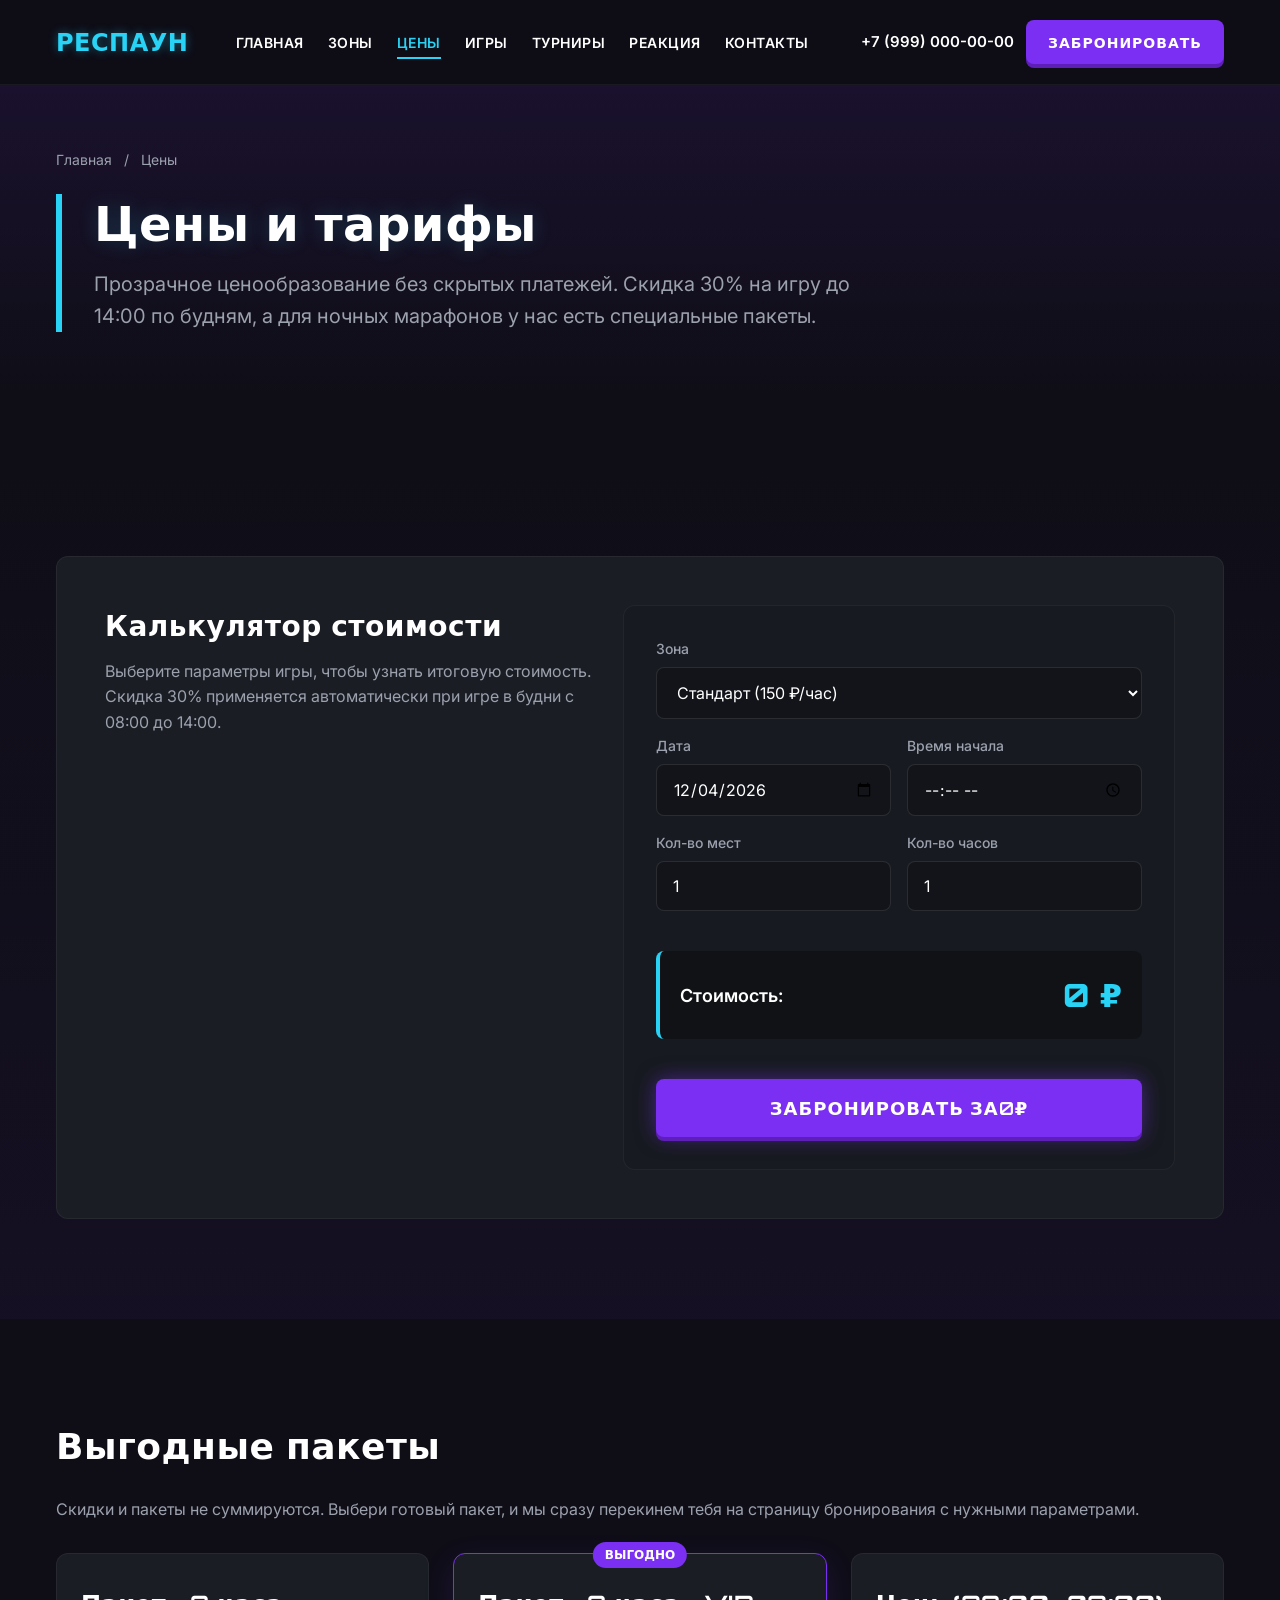
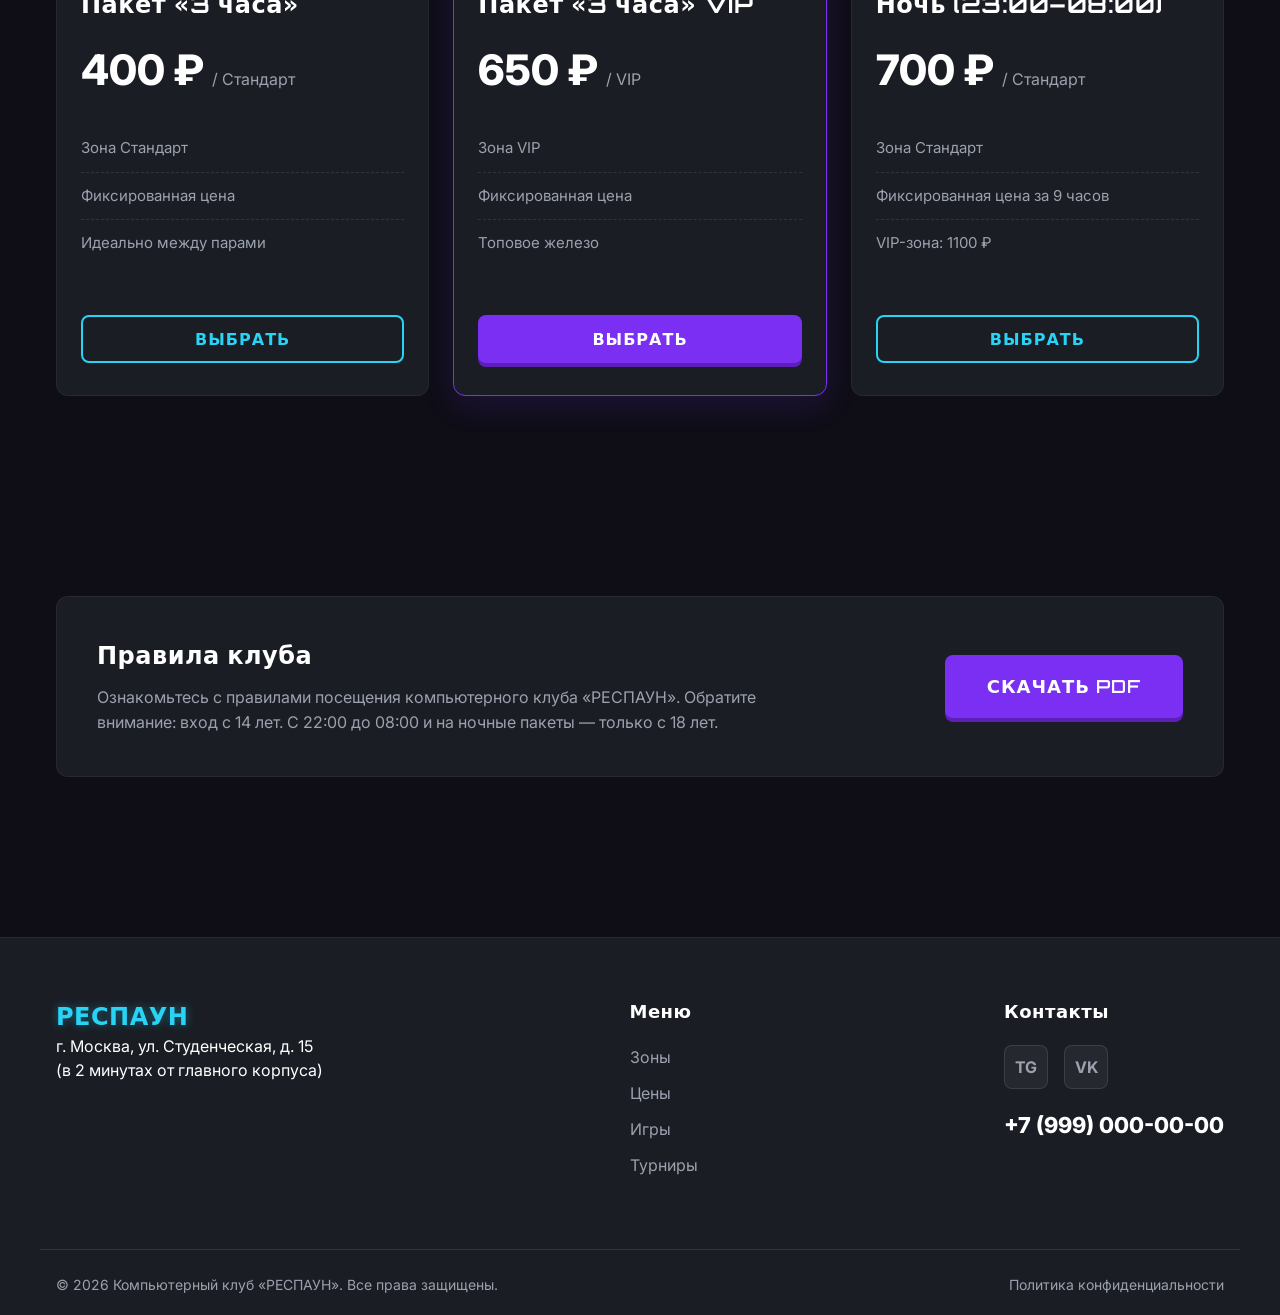
<file: prices.html>
<!DOCTYPE html>
<html lang="ru">
<head>
  <meta charset="UTF-8">
  <meta name="viewport" content="width=device-width, initial-scale=1.0">
  
  <title>Цены и тарифы | Компьютерный клуб РЕСПАУН</title>
  <meta name="description" content="Актуальные цены на игры в компьютерном клубе РЕСПАУН. Скидки студентам, ночные пакеты, выгодные абонементы. Рассчитайте стоимость онлайн.">
  
  <meta property="og:title" content="Цены и тарифы клуба РЕСПАУН">
  <meta property="og:description" content="Прозрачные цены. Скидка 30% до 14:00. Ночные пакеты. Рассчитайте свою игру.">
  <meta property="og:image" content="img/bolvanka.jpg">
  <meta property="og:type" content="website">
  <meta property="og:url" content="https://respawn-club.ru/prices.html">
  
  <link rel="icon" href="img/favicon.png" type="image/jpeg">
  <link rel="stylesheet" href="css/style.css">
  <script src="js/main.js" defer></script>
  <script src="js/calculator.js" defer></script>
  <!-- Скрипт аналитики -->
  <script src="js/analytics.js" defer></script>

  <!-- Google tag (gtag.js) -->
  <script async src="https://www.googletagmanager.com/gtag/js?id=G-FVSBR67M78"></script>
  <script>
    window.dataLayer = window.dataLayer || [];
    function gtag(){dataLayer.push(arguments);}
    gtag('js', new Date());

    gtag('config', 'G-FVSBR67M78');
  </script>
  
</head>
<body class="page-prices">

  <!-- БЛОК 1: ШАПКА И МЕНЮ -->
  <header class="header">
    <div class="container header__container">
      <a href="index.html" class="logo" aria-label="РЕСПАУН - на главную">РЕСПАУН</a>
      
      <nav class="nav" id="nav" aria-label="Главное меню">
        <ul class="nav__list">
          <li class="nav__item"><a href="index.html" class="nav__link">Главная</a></li>
          <li class="nav__item"><a href="zones.html" class="nav__link">Зоны</a></li>
          <li class="nav__item"><a href="prices.html" class="nav__link nav__link--active" aria-current="page">Цены</a></li>
          <li class="nav__item"><a href="games.html" class="nav__link">Игры</a></li>
          <li class="nav__item"><a href="tournament.html" class="nav__link">Турниры</a></li>
          <li class="nav__item"><a href="reaction.html" class="nav__link">Реакция</a></li>
          <li class="nav__item"><a href="contacts.html" class="nav__link">Контакты</a></li>
        </ul>
      </nav>

      <div class="header__actions">
        <a href="tel:+79990000000" class="header__phone" data-event="contact_click" data-contact-type="phone" aria-label="Позвонить нам">+7 (999) 000-00-00</a>
        <a href="reaction.html" class="btn btn--primary btn--small" data-event="cta_click" data-button-name="header_book" data-page-section="header">Забронировать</a>
        
        <button class="burger" id="burger" aria-label="Открыть меню" aria-expanded="false" aria-controls="nav">
          <span class="burger__line"></span>
          <span class="burger__line"></span>
          <span class="burger__line"></span>
        </button>
      </div>
    </div>
  </header>

  <main>
    <!-- ШАПКА СТРАНИЦЫ -->
    <section class="page-header">
      <div class="container">
        <nav class="breadcrumbs" aria-label="Хлебные крошки">
          <a href="index.html">Главная</a> <span class="breadcrumbs__sep">/</span> <span aria-current="page">Цены</span>
        </nav>
        <div class="page-header__content">
          <h1 class="page-title">Цены и тарифы</h1>
          <p class="page-subtitle">Прозрачное ценообразование без скрытых платежей. Скидка 30% на игру до 14:00 по будням, а для ночных марафонов у нас есть специальные пакеты.</p>
        </div>
      </div>
    </section>

    <!-- БЛОК 2: КАЛЬКУЛЯТОР -->
    <section class="calculator-section section">
      <div class="container">
        <div class="calc-wrapper">
          
          <div class="calc-info">
            <h2 class="calc-title">Калькулятор стоимости</h2>
            <p class="calc-desc">Выберите параметры игры, чтобы узнать итоговую стоимость. Скидка 30% применяется автоматически при игре в будни с 08:00 до 14:00.</p>
          </div>

          <form class="calc-form" id="priceCalculator" onsubmit="event.preventDefault();">
            
            <div class="form-group">
              <label for="calcZone" class="form-label">Зона</label>
              <select id="calcZone" class="form-control" required>
                <option value="standard" data-price="150">Стандарт (150 ₽/час)</option>
                <option value="vip" data-price="250">VIP (250 ₽/час)</option>
                <option value="bootcamp" data-price="1100">Bootcamp (1100 ₽/час)</option>
                <option value="ps5" data-price="400">PlayStation 5 (400 ₽/час)</option>
              </select>
            </div>

            <div class="form-row">
              <div class="form-group">
                <label for="calcDate" class="form-label">Дата</label>
                <input type="date" id="calcDate" class="form-control" required>
              </div>
              <div class="form-group">
                <label for="calcTime" class="form-label">Время начала</label>
                <input type="time" id="calcTime" class="form-control" required>
              </div>
            </div>

            <div class="form-row">
              <div class="form-group">
                <label for="calcSeats" class="form-label">Кол-во мест</label>
                <input type="number" id="calcSeats" class="form-control" min="1" max="5" value="1" required>
              </div>
              <div class="form-group">
                <label for="calcHours" class="form-label">Кол-во часов</label>
                <input type="number" id="calcHours" class="form-control" min="1" max="12" value="1" required>
              </div>
            </div>

            <div class="calc-result" id="calcResult">
              <div class="calc-result__row">
                <span>Стоимость:</span>
                <span id="calcTotalPrice" class="calc-result__price">0 ₽</span>
              </div>
              <div class="calc-result__discount" id="calcDiscountMsg" style="display: none;">
                🎉 Применена дневная скидка 30%!
              </div>
            </div>

            <!-- Добавили параметры для аналитики -->
            <button type="button" class="btn btn--primary btn--large btn--glow btn--full-width" id="calcSubmitBtn" data-event="cta_click" data-button-name="calc_book" data-page-section="calculator">
              Забронировать за <span id="btnTotalPrice">0</span> ₽
            </button>
          </form>

        </div>
      </div>
    </section>

    <!-- БЛОК 3: ПАКЕТЫ -->
    <section class="packages-section section">
      <div class="container">
        <h2 class="section__title">Выгодные пакеты</h2>
        <p class="section__subtitle" style="color: var(--text-muted); margin-bottom: 32px;">Скидки и пакеты не суммируются. Выбери готовый пакет, и мы сразу перекинем тебя на страницу бронирования с нужными параметрами.</p>
        
        <div class="pricing-cards">
          
          <!-- Пакет "3 часа" -->
          <div class="pricing-card">
            <h3 class="pricing-card__title">Пакет «3 часа»</h3>
            <div class="pricing-card__price">
              <span class="pricing-card__amount">400 ₽</span>
              <span class="pricing-card__period">/ Стандарт</span>
            </div>
            <ul class="pricing-card__features">
              <li>Зона Стандарт</li>
              <li>Фиксированная цена</li>
              <li>Идеально между парами</li>
            </ul>
            <!-- Добавили data-event и data-package-name -->
            <button type="button" class="btn btn--outline btn--full-width btn-select-package" 
                    data-event="package_select"
                    data-package-name="3_hours_standard"
                    data-zone="standard" 
                    data-hours="3" 
                    data-price="400">
              Выбрать
            </button>
          </div>

          <!-- Пакет "3 часа VIP" -->
          <div class="pricing-card pricing-card--popular">
            <div class="pricing-card__badge">Выгодно</div>
            <h3 class="pricing-card__title">Пакет «3 часа» VIP</h3>
            <div class="pricing-card__price">
              <span class="pricing-card__amount">650 ₽</span>
              <span class="pricing-card__period">/ VIP</span>
            </div>
            <ul class="pricing-card__features">
              <li>Зона VIP</li>
              <li>Фиксированная цена</li>
              <li>Топовое железо</li>
            </ul>
            <!-- Добавили data-event и data-package-name -->
            <button type="button" class="btn btn--primary btn--full-width btn-select-package" 
                    data-event="package_select"
                    data-package-name="3_hours_vip"
                    data-zone="vip" 
                    data-hours="3" 
                    data-price="650">
              Выбрать
            </button>
          </div>

          <!-- Ночной пакет -->
          <div class="pricing-card">
            <h3 class="pricing-card__title">Ночь (23:00–08:00)</h3>
            <div class="pricing-card__price">
              <span class="pricing-card__amount">700 ₽</span>
              <span class="pricing-card__period">/ Стандарт</span>
            </div>
            <ul class="pricing-card__features">
              <li>Зона Стандарт</li>
              <li>Фиксированная цена за 9 часов</li>
              <li>VIP-зона: 1100 ₽</li>
            </ul>
            <!-- Добавили data-event и data-package-name -->
            <button type="button" class="btn btn--outline btn--full-width btn-select-package" 
                    data-event="package_select"
                    data-package-name="night_standard"
                    data-zone="standard" 
                    data-hours="9" 
                    data-price="700">
              Выбрать
            </button>
          </div>

        </div>
      </div>
    </section>

    <!-- БЛОК 4: ПРАВИЛА КЛУБА PDF -->
    <section class="rules-section section">
      <div class="container">
        <div class="rules-box">
          <div class="rules-box__content">
            <h2 class="rules-box__title">Правила клуба</h2>
            <p class="rules-box__text">Ознакомьтесь с правилами посещения компьютерного клуба «РЕСПАУН». Обратите внимание: вход с 14 лет. С 22:00 до 08:00 и на ночные пакеты — только с 18 лет.</p>
          </div>
          <div class="rules-box__action">
            <!-- Добавили параметры для аналитики -->
            <a href="docs/rules.pdf" download class="btn btn--primary btn--large" data-event="file_download" data-file-name="rules.pdf" data-file-extension="pdf">
              Скачать PDF
            </a>
          </div>
        </div>
      </div>
    </section>
  </main>

  <!-- БЛОК 5: ПОДВАЛ -->
  <footer class="footer">
    <div class="container footer__container">
      <div class="footer__info">
        <a href="index.html" class="logo footer__logo">РЕСПАУН</a>
        <p class="footer__address">г. Москва, ул. Студенческая, д. 15<br>(в 2 минутах от главного корпуса)</p>
      </div>
      
      <div class="footer__nav">
        <h3 class="footer__title">Меню</h3>
        <ul class="footer__list">
          <li><a href="zones.html" class="footer__link">Зоны</a></li>
          <li><a href="prices.html" class="footer__link">Цены</a></li>
          <li><a href="games.html" class="footer__link">Игры</a></li>
          <li><a href="tournament.html" class="footer__link">Турниры</a></li>
        </ul>
      </div>

      <div class="footer__contacts">
        <h3 class="footer__title">Контакты</h3>
        <!-- Добавили параметры для аналитики -->
        <div class="footer__socials">
          <a href="https://t.me/respawn_club" target="_blank" rel="noopener" data-event="social_click" data-network="telegram" data-page-section="footer" aria-label="Мы в Telegram">TG</a>
          <a href="https://vk.com/respawn_club" target="_blank" rel="noopener" data-event="social_click" data-network="vk" data-page-section="footer" aria-label="Мы во ВКонтакте">VK</a>
        </div>
        <a href="tel:+79990000000" class="footer__phone" data-event="contact_click" data-contact-type="phone">+7 (999) 000-00-00</a>
      </div>
    </div>
    
    <div class="container footer__bottom">
      <p>&copy; 2026 Компьютерный клуб «РЕСПАУН». Все права защищены.</p>
      <a href="privacy.html" class="footer__privacy">Политика конфиденциальности</a>
    </div>
  </footer>

</body>
</html>
</file>
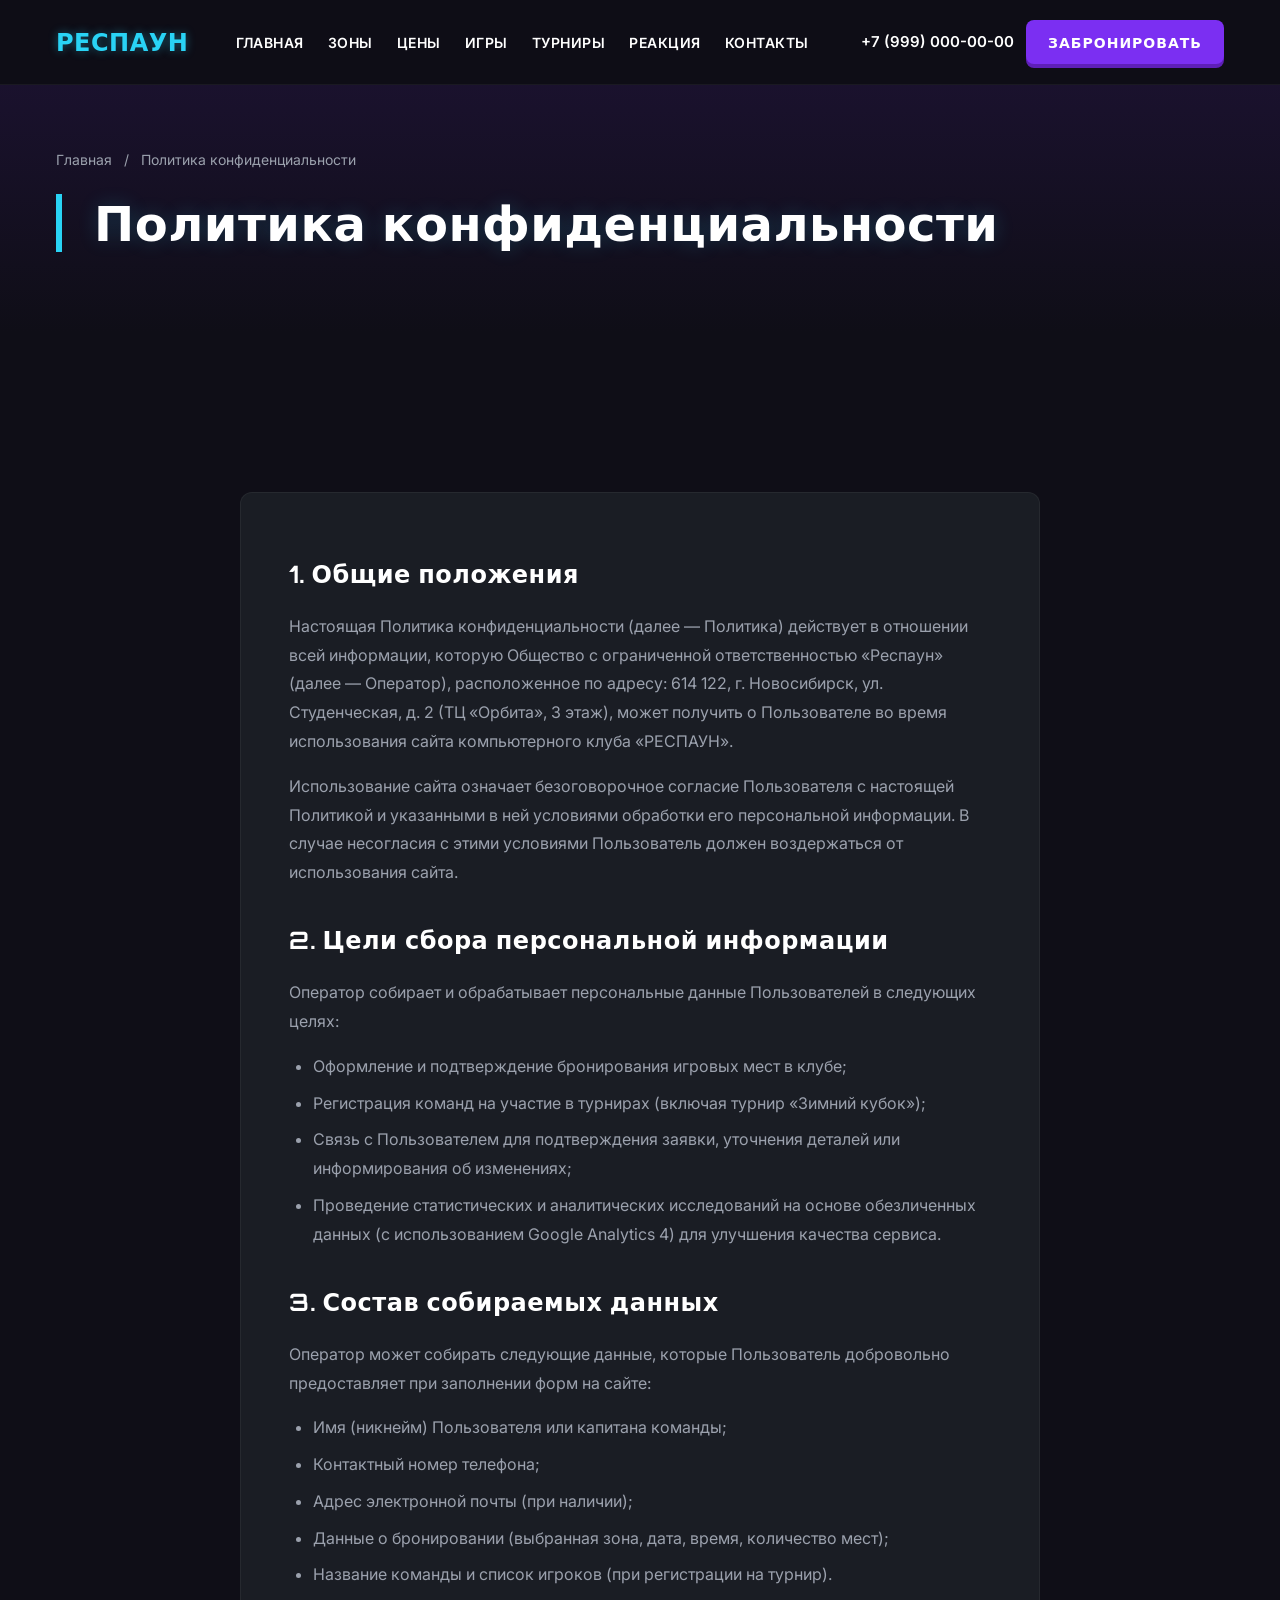
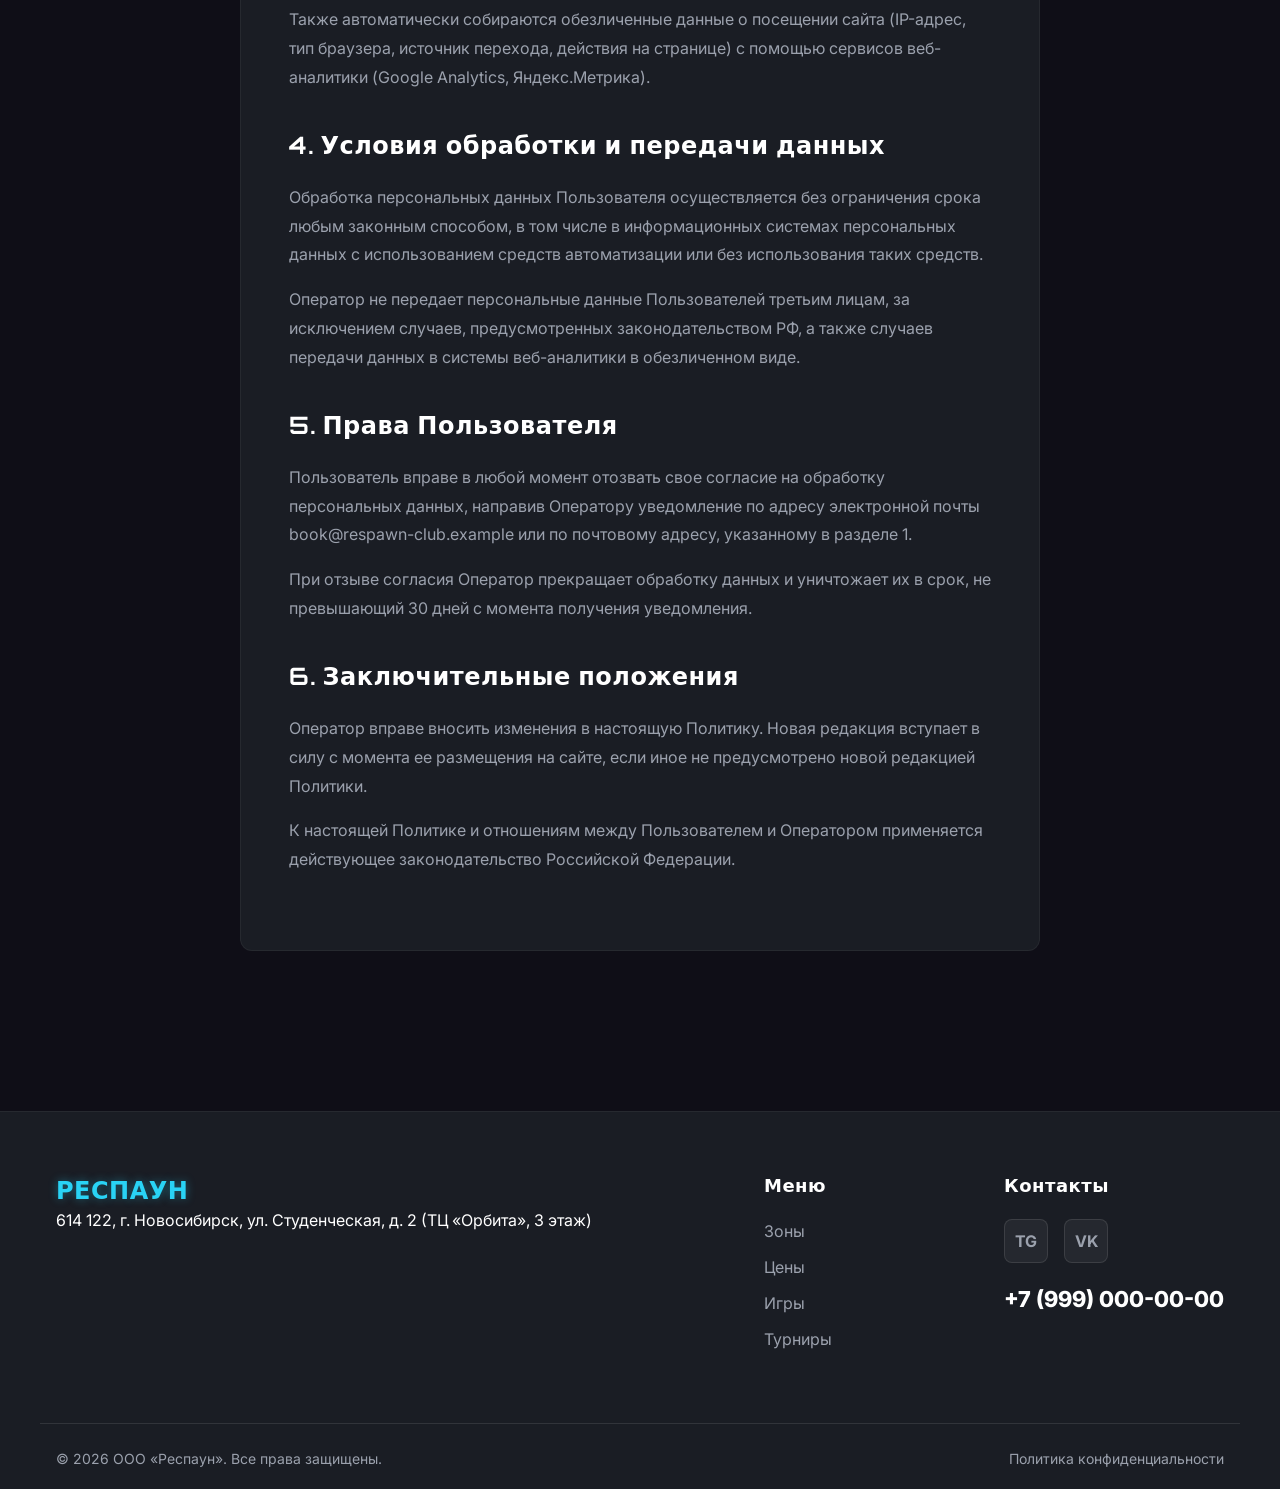
<file: privacy.html>
<!DOCTYPE html>
<html lang="ru">
<head>
  <meta charset="UTF-8">
  <meta name="viewport" content="width=device-width, initial-scale=1.0">
  
  <!-- SEO -->
  <title>Политика конфиденциальности | Компьютерный клуб РЕСПАУН</title>
  <meta name="description" content="Политика конфиденциальности и обработки персональных данных компьютерного клуба РЕСПАУН. Условия сбора, хранения и использования данных.">
  <meta name="robots" content="noindex, nofollow"> <!-- Служебная страница, скрываем от поиска -->
  
  <!-- Open Graph -->
  <meta property="og:title" content="Политика конфиденциальности | РЕСПАУН">
  <meta property="og:image" content="img/bolvanka.jpg">
  
  <link rel="icon" href="img/favicon.png" type="image/jpeg">
  <link rel="stylesheet" href="css/style.css">
  <script src="js/main.js" defer></script>
  <!-- Подключаем скрипт аналитики -->
  <script src="js/analytics.js" defer></script>

  <!-- Google tag (gtag.js) -->
  <script async src="https://www.googletagmanager.com/gtag/js?id=G-FVSBR67M78"></script>
  <script>
    window.dataLayer = window.dataLayer || [];
    function gtag(){dataLayer.push(arguments);}
    gtag('js', new Date());

    gtag('config', 'G-FVSBR67M78');
  </script>
  
</head>
<body class="page-privacy">

  <!-- БЛОК 1: ШАПКА И МЕНЮ -->
  <header class="header">
    <div class="container header__container">
      <a href="index.html" class="logo" aria-label="РЕСПАУН - на главную">РЕСПАУН</a>
      
      <nav class="nav" id="nav" aria-label="Главное меню">
        <ul class="nav__list">
          <li class="nav__item"><a href="index.html" class="nav__link">Главная</a></li>
          <li class="nav__item"><a href="zones.html" class="nav__link">Зоны</a></li>
          <li class="nav__item"><a href="prices.html" class="nav__link">Цены</a></li>
          <li class="nav__item"><a href="games.html" class="nav__link">Игры</a></li>
          <li class="nav__item"><a href="tournament.html" class="nav__link">Турниры</a></li>
          <li class="nav__item"><a href="reaction.html" class="nav__link">Реакция</a></li>
          <li class="nav__item"><a href="contacts.html" class="nav__link">Контакты</a></li>
        </ul>
      </nav>

      <div class="header__actions">
        <!-- Добавили data-contact-type -->
        <a href="tel:+79990000000" class="header__phone" data-event="contact_click" data-contact-type="phone" aria-label="Позвонить нам">+7 (999) 000-00-00</a>
        <!-- Добавили data-button-name и data-page-section -->
        <a href="reaction.html" class="btn btn--primary btn--small" data-event="cta_click" data-button-name="header_book" data-page-section="header">Забронировать</a>
        
        <button class="burger" id="burger" aria-label="Открыть меню" aria-expanded="false" aria-controls="nav">
          <span class="burger__line"></span>
          <span class="burger__line"></span>
          <span class="burger__line"></span>
        </button>
      </div>
    </div>
  </header>

  <main>
    <!-- ШАПКА СТРАНИЦЫ -->
    <section class="page-header">
      <div class="container">
        <nav class="breadcrumbs" aria-label="Хлебные крошки">
          <a href="index.html">Главная</a> <span class="breadcrumbs__sep">/</span> <span aria-current="page">Политика конфиденциальности</span>
        </nav>
        <div class="page-header__content">
          <h1 class="page-title">Политика конфиденциальности</h1>
        </div>
      </div>
    </section>

    <!-- БЛОК 2: ТЕКСТ ПОЛИТИКИ -->
    <section class="privacy-section section">
      <div class="container">
        <div class="privacy-content">
          
          <h2>1. Общие положения</h2>
          <p>Настоящая Политика конфиденциальности (далее — Политика) действует в отношении всей информации, которую Общество с ограниченной ответственностью «Респаун» (далее — Оператор), расположенное по адресу: 614 122, г. Новосибирск, ул. Студенческая, д. 2 (ТЦ «Орбита», 3 этаж), может получить о Пользователе во время использования сайта компьютерного клуба «РЕСПАУН».</p>
          <p>Использование сайта означает безоговорочное согласие Пользователя с настоящей Политикой и указанными в ней условиями обработки его персональной информации. В случае несогласия с этими условиями Пользователь должен воздержаться от использования сайта.</p>

          <h2>2. Цели сбора персональной информации</h2>
          <p>Оператор собирает и обрабатывает персональные данные Пользователей в следующих целях:</p>
          <ul>
            <li>Оформление и подтверждение бронирования игровых мест в клубе;</li>
            <li>Регистрация команд на участие в турнирах (включая турнир «Зимний кубок»);</li>
            <li>Связь с Пользователем для подтверждения заявки, уточнения деталей или информирования об изменениях;</li>
            <li>Проведение статистических и аналитических исследований на основе обезличенных данных (с использованием Google Analytics 4) для улучшения качества сервиса.</li>
          </ul>

          <h2>3. Состав собираемых данных</h2>
          <p>Оператор может собирать следующие данные, которые Пользователь добровольно предоставляет при заполнении форм на сайте:</p>
          <ul>
            <li>Имя (никнейм) Пользователя или капитана команды;</li>
            <li>Контактный номер телефона;</li>
            <li>Адрес электронной почты (при наличии);</li>
            <li>Данные о бронировании (выбранная зона, дата, время, количество мест);</li>
            <li>Название команды и список игроков (при регистрации на турнир).</li>
          </ul>
          <p>Также автоматически собираются обезличенные данные о посещении сайта (IP-адрес, тип браузера, источник перехода, действия на странице) с помощью сервисов веб-аналитики (Google Analytics, Яндекс.Метрика).</p>

          <h2>4. Условия обработки и передачи данных</h2>
          <p>Обработка персональных данных Пользователя осуществляется без ограничения срока любым законным способом, в том числе в информационных системах персональных данных с использованием средств автоматизации или без использования таких средств.</p>
          <p>Оператор не передает персональные данные Пользователей третьим лицам, за исключением случаев, предусмотренных законодательством РФ, а также случаев передачи данных в системы веб-аналитики в обезличенном виде.</p>

          <h2>5. Права Пользователя</h2>
          <p>Пользователь вправе в любой момент отозвать свое согласие на обработку персональных данных, направив Оператору уведомление по адресу электронной почты book@respawn-club.example или по почтовому адресу, указанному в разделе 1.</p>
          <p>При отзыве согласия Оператор прекращает обработку данных и уничтожает их в срок, не превышающий 30 дней с момента получения уведомления.</p>

          <h2>6. Заключительные положения</h2>
          <p>Оператор вправе вносить изменения в настоящую Политику. Новая редакция вступает в силу с момента ее размещения на сайте, если иное не предусмотрено новой редакцией Политики.</p>
          <p>К настоящей Политике и отношениям между Пользователем и Оператором применяется действующее законодательство Российской Федерации.</p>
          
        </div>
      </div>
    </section>
  </main>

  <!-- БЛОК 3: ПОДВАЛ -->
  <footer class="footer">
    <div class="container footer__container">
      <div class="footer__info">
        <a href="index.html" class="logo footer__logo">РЕСПАУН</a>
        <p class="footer__address">614 122, г. Новосибирск, ул. Студенческая, д. 2 (ТЦ «Орбита», 3 этаж)</p>
      </div>
      
      <div class="footer__nav">
        <h3 class="footer__title">Меню</h3>
        <ul class="footer__list">
          <li><a href="zones.html" class="footer__link">Зоны</a></li>
          <li><a href="prices.html" class="footer__link">Цены</a></li>
          <li><a href="games.html" class="footer__link">Игры</a></li>
          <li><a href="tournament.html" class="footer__link">Турниры</a></li>
        </ul>
      </div>

      <div class="footer__contacts">
        <h3 class="footer__title">Контакты</h3>
        <!-- Добавили data-network и data-page-section -->
        <div class="footer__socials">
          <a href="https://t.me/respawn_club" target="_blank" rel="noopener" data-event="social_click" data-network="telegram" data-page-section="footer" aria-label="Мы в Telegram">TG</a>
          <a href="https://vk.com/respawn_club" target="_blank" rel="noopener" data-event="social_click" data-network="vk" data-page-section="footer" aria-label="Мы во ВКонтакте">VK</a>
        </div>
        <a href="tel:+79990000000" class="footer__phone" data-event="contact_click" data-contact-type="phone">+7 (999) 000-00-00</a>
      </div>
    </div>
    
    <div class="container footer__bottom">
      <p>&copy; 2026 ООО «Респаун». Все права защищены.</p>
      <a href="privacy.html" class="footer__privacy">Политика конфиденциальности</a>
    </div>
  </footer>

</body>
</html>
</file>
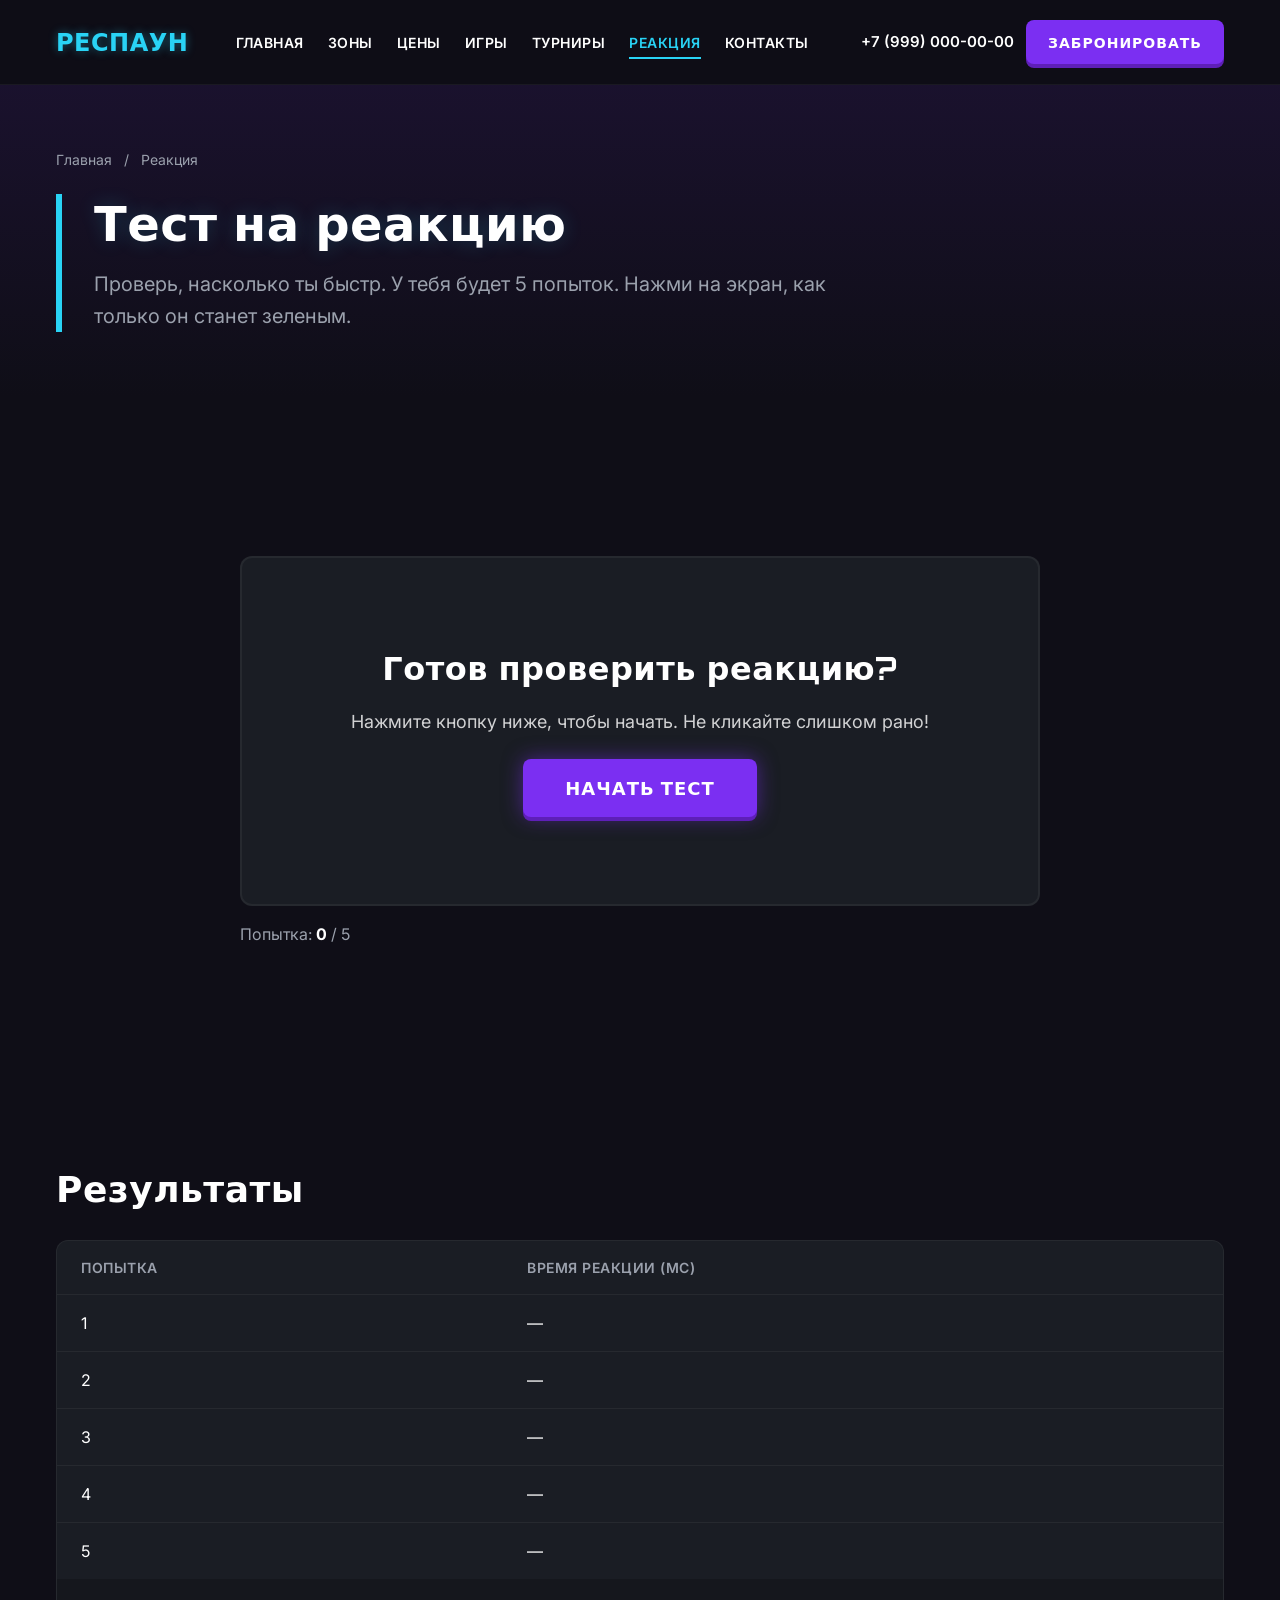
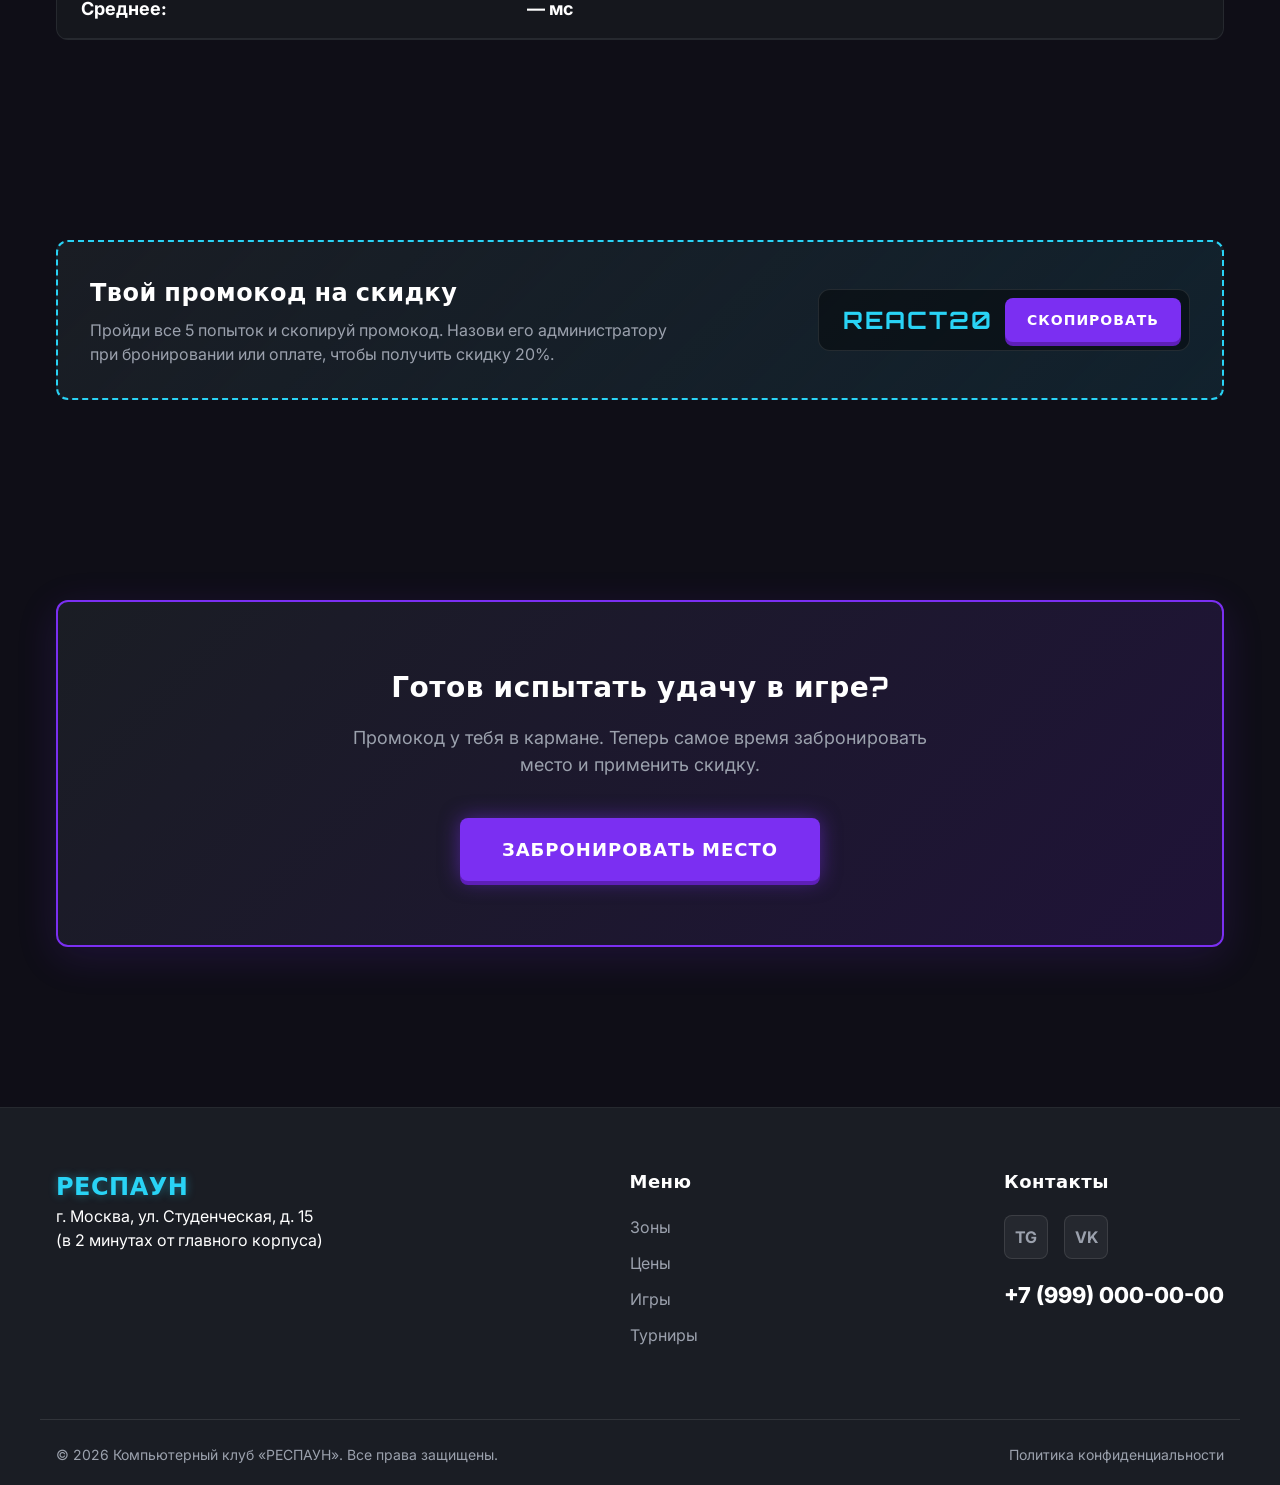
<file: reaction.html>
<!DOCTYPE html>
<html lang="ru">
<head>
  <meta charset="UTF-8">
  <meta name="viewport" content="width=device-width, initial-scale=1.0">
  
  <!-- SEO -->
  <title>Тест на реакцию | Компьютерный клуб РЕСПАУН</title>
  <meta name="description" content="Проверьте свою реакцию в киберспортивном тесте от клуба РЕСПАУН. Пройдите тест и получите промокод на скидку.">
  
  <!-- Open Graph -->
  <meta property="og:title" content="Тест на реакцию от клуба РЕСПАУН">
  <meta property="og:description" content="Нажми, когда экран станет зеленым. 5 попыток. Получи промокод на скидку.">
  <meta property="og:image" content="img/bolvanka.jpg">
  <meta property="og:type" content="website">
  <meta property="og:url" content="https://respawn-club.ru/reaction.html">
  
  <link rel="icon" href="img/favicon.png" type="image/jpeg">
  <link rel="stylesheet" href="css/style.css">
  <script src="js/main.js" defer></script>
  <!-- Скрипт для игры -->
  <script src="js/reaction-game.js" defer></script>
  <!-- Подключаем скрипт аналитики -->
  <script src="js/analytics.js" defer></script>

  <!-- Google tag (gtag.js) -->
  <script async src="https://www.googletagmanager.com/gtag/js?id=G-FVSBR67M78"></script>
  <script>
    window.dataLayer = window.dataLayer || [];
    function gtag(){dataLayer.push(arguments);}
    gtag('js', new Date());

    gtag('config', 'G-FVSBR67M78');
  </script>
  
</head>
<body class="page-reaction">

  <!-- БЛОК 1: ШАПКА И МЕНЮ -->
  <header class="header">
    <div class="container header__container">
      <a href="index.html" class="logo" aria-label="РЕСПАУН - на главную">РЕСПАУН</a>
      
      <nav class="nav" id="nav" aria-label="Главное меню">
        <ul class="nav__list">
          <li class="nav__item"><a href="index.html" class="nav__link">Главная</a></li>
          <li class="nav__item"><a href="zones.html" class="nav__link">Зоны</a></li>
          <li class="nav__item"><a href="prices.html" class="nav__link">Цены</a></li>
          <li class="nav__item"><a href="games.html" class="nav__link">Игры</a></li>
          <li class="nav__item"><a href="tournament.html" class="nav__link">Турниры</a></li>
          <li class="nav__item"><a href="reaction.html" class="nav__link nav__link--active" aria-current="page">Реакция</a></li>
          <li class="nav__item"><a href="contacts.html" class="nav__link">Контакты</a></li>
        </ul>
      </nav>

      <div class="header__actions">
        <!-- Добавили data-contact-type -->
        <a href="tel:+79990000000" class="header__phone" data-event="contact_click" data-contact-type="phone" aria-label="Позвонить нам">+7 (999) 000-00-00</a>
        <!-- Сделали кнопку бронирования в шапке более заметной -->
        <a href="prices.html" class="btn btn--primary btn--small" data-event="cta_click" data-button-name="header_book" data-page-section="header">Забронировать</a>
        
        <button class="burger" id="burger" aria-label="Открыть меню" aria-expanded="false" aria-controls="nav">
          <span class="burger__line"></span>
          <span class="burger__line"></span>
          <span class="burger__line"></span>
        </button>
      </div>
    </div>
  </header>

  <main>
    <!-- ШАПКА СТРАНИЦЫ -->
    <section class="page-header">
      <div class="container">
        <nav class="breadcrumbs" aria-label="Хлебные крошки">
          <a href="index.html">Главная</a> <span class="breadcrumbs__sep">/</span> <span aria-current="page">Реакция</span>
        </nav>
        <div class="page-header__content">
          <h1 class="page-title">Тест на реакцию</h1>
          <p class="page-subtitle">Проверь, насколько ты быстр. У тебя будет 5 попыток. Нажми на экран, как только он станет зеленым.</p>
        </div>
      </div>
    </section>

    <!-- БЛОК 2: ТЕСТ НА РЕАКЦИЮ -->
    <section class="reaction-test-section section">
      <div class="container">
        <div class="test-container">
          <div class="test-area" id="testArea">
            <div class="test-content" id="testContent">
              <h2 class="test-title" id="testTitle">Готов проверить реакцию?</h2>
              <p class="test-desc" id="testDesc">Нажмите кнопку ниже, чтобы начать. Не кликайте слишком рано!</p>
              <button class="btn btn--primary btn--large btn--glow" id="startTestBtn">Начать тест</button>
            </div>
          </div>
          <div class="test-status">
            <span>Попытка: <strong id="attemptCounter">0</strong> / 5</span>
            <span id="lastResultDisplay"></span>
          </div>
        </div>
      </div>
    </section>

    <!-- БЛОК 3: ТАБЛИЦА РЕЗУЛЬТАТОВ -->
    <section class="results-section section">
      <div class="container">
        <h2 class="section__title">Результаты</h2>
        <div class="results-table-wrapper">
          <table class="results-table">
            <thead>
              <tr>
                <th>Попытка</th>
                <th>Время реакции (мс)</th>
              </tr>
            </thead>
            <tbody id="resultsBody">
              <tr><td>1</td><td>—</td></tr>
              <tr><td>2</td><td>—</td></tr>
              <tr><td>3</td><td>—</td></tr>
              <tr><td>4</td><td>—</td></tr>
              <tr><td>5</td><td>—</td></tr>
            </tbody>
            <tfoot>
              <tr class="results-table__average">
                <td>Среднее:</td>
                <td id="averageResult">— мс</td>
              </tr>
            </tfoot>
          </table>
        </div>
      </div>
    </section>

    <!-- БЛОК 4: ПРОМОКОД (promo_copy) -->
    <section class="promo-section section">
      <div class="container">
        <div class="promo-box">
          <div class="promo-box__content">
            <h2 class="promo-box__title">Твой промокод на скидку</h2>
            <p class="promo-box__text">Пройди все 5 попыток и скопируй промокод. Назови его администратору при бронировании или оплате, чтобы получить скидку 20%.</p>
          </div>
          
          <div class="promo-code-wrapper" id="promoWrapper">
            <span class="promo-code" id="promoCode">REACT20</span>
            <!-- Добавили data-event="promo_copy" и data-promo-code -->
            <button class="btn btn--primary btn--small" id="copyPromoBtn" data-event="promo_copy" data-promo-code="REACT20">Скопировать</button>
          </div>
          <div class="promo-copied-msg" id="promoCopiedMsg" style="display: none;">✅ Промокод скопирован!</div>
        </div>
      </div>
    </section>

    <!-- БЛОК 5: КНОПКА ЗАБРОНИРОВАТЬ (cta_click) -->
    <section class="cta-section section">
      <div class="container">
        <div class="cta-box">
          <h2 class="cta-box__title">Готов испытать удачу в игре?</h2>
          <p class="cta-box__text">Промокод у тебя в кармане. Теперь самое время забронировать место и применить скидку.</p>
          <!-- Добавили data-event="cta_click" и data-button-name -->
          <a href="contacts.html" class="btn btn--primary btn--large btn--glow" data-event="cta_click" data-button-name="reaction_book" data-page-section="reaction_cta">
            Забронировать место
          </a>
        </div>
      </div>
    </section>
  </main>

  <!-- БЛОК 6: ПОДВАЛ -->
  <footer class="footer">
    <div class="container footer__container">
      <div class="footer__info">
        <a href="index.html" class="logo footer__logo">РЕСПАУН</a>
        <p class="footer__address">г. Москва, ул. Студенческая, д. 15<br>(в 2 минутах от главного корпуса)</p>
      </div>
      
      <div class="footer__nav">
        <h3 class="footer__title">Меню</h3>
        <ul class="footer__list">
          <li><a href="zones.html" class="footer__link">Зоны</a></li>
          <li><a href="prices.html" class="footer__link">Цены</a></li>
          <li><a href="games.html" class="footer__link">Игры</a></li>
          <li><a href="tournament.html" class="footer__link">Турниры</a></li>
        </ul>
      </div>

      <div class="footer__contacts">
        <h3 class="footer__title">Контакты</h3>
        <!-- Добавили data-network и data-page-section -->
        <div class="footer__socials">
          <a href="https://t.me/respawn_club" target="_blank" rel="noopener" data-event="social_click" data-network="telegram" data-page-section="footer" aria-label="Мы в Telegram">TG</a>
          <a href="https://vk.com/respawn_club" target="_blank" rel="noopener" data-event="social_click" data-network="vk" data-page-section="footer" aria-label="Мы во ВКонтакте">VK</a>
        </div>
        <a href="tel:+79990000000" class="footer__phone" data-event="contact_click" data-contact-type="phone">+7 (999) 000-00-00</a>
      </div>
    </div>
    
    <div class="container footer__bottom">
      <p>&copy; 2026 Компьютерный клуб «РЕСПАУН». Все права защищены.</p>
      <a href="privacy.html" class="footer__privacy">Политика конфиденциальности</a>
    </div>
  </footer>

</body>
</html>
</file>
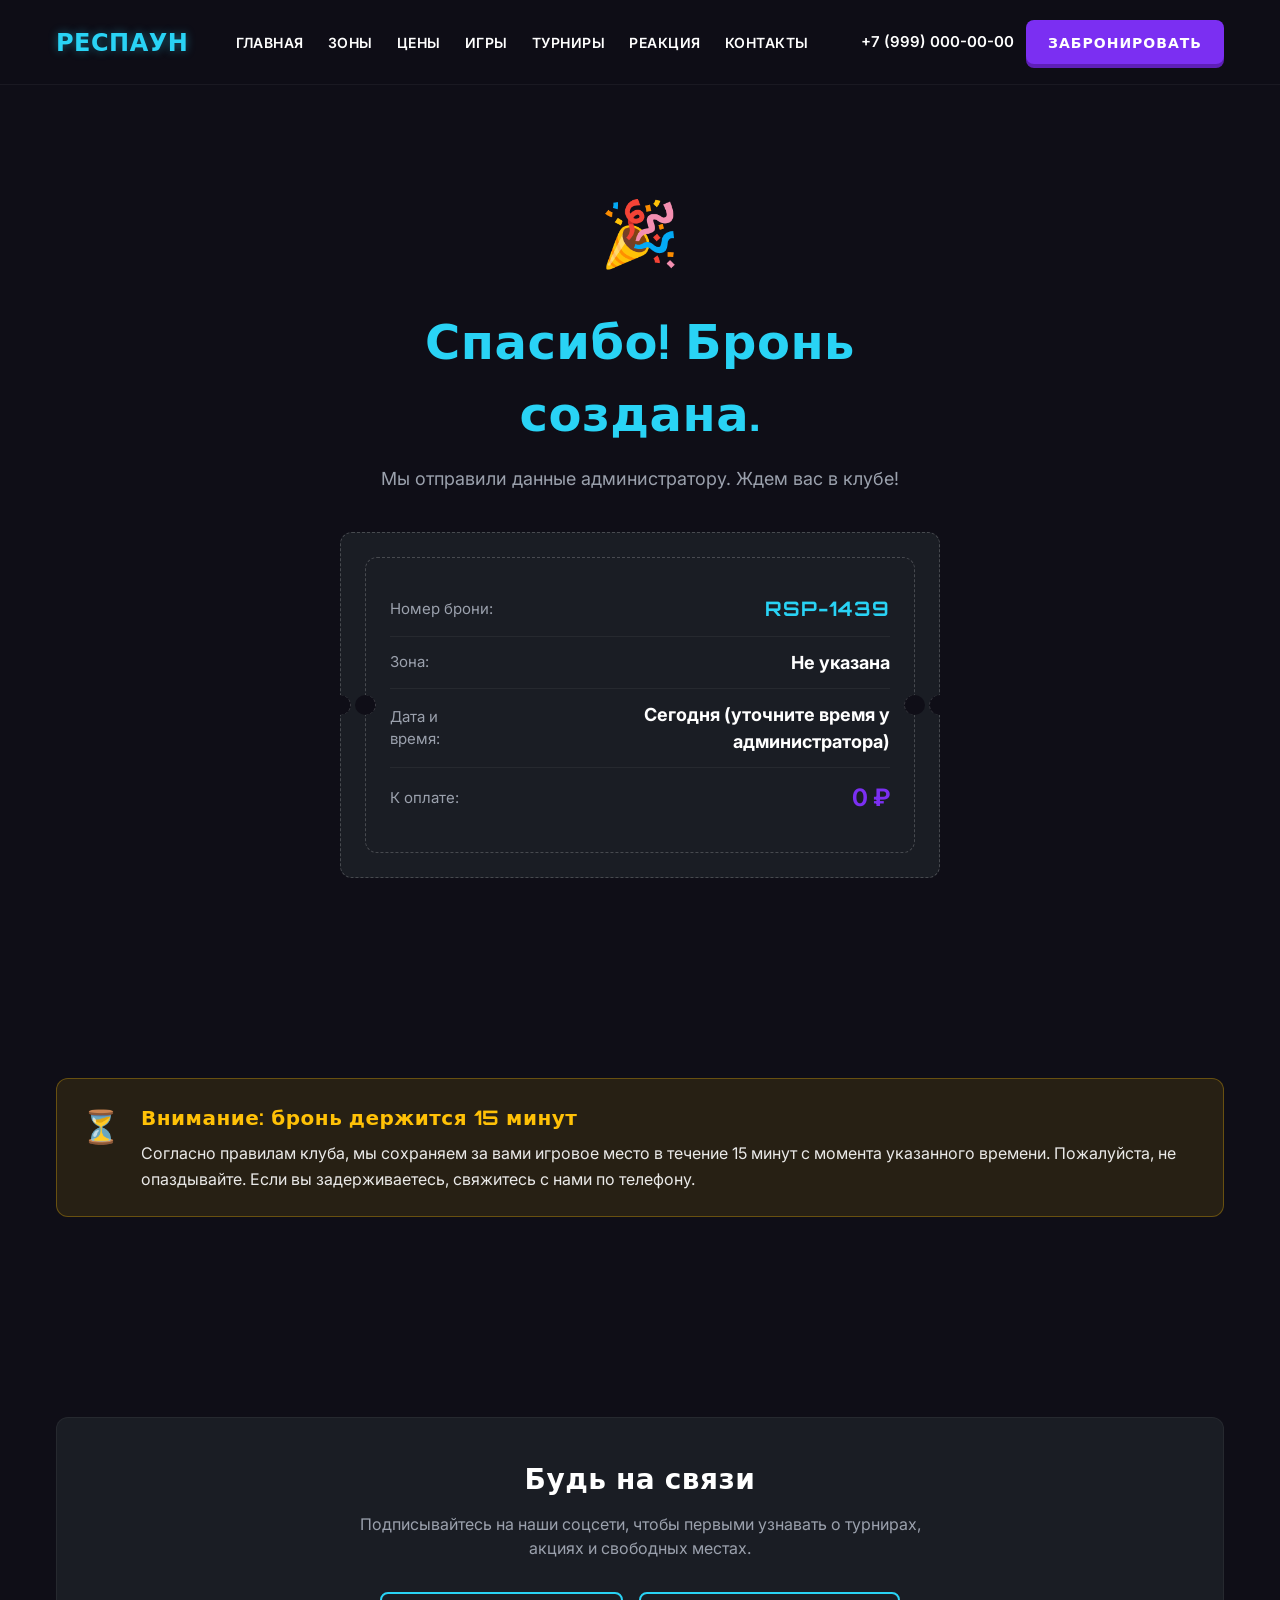
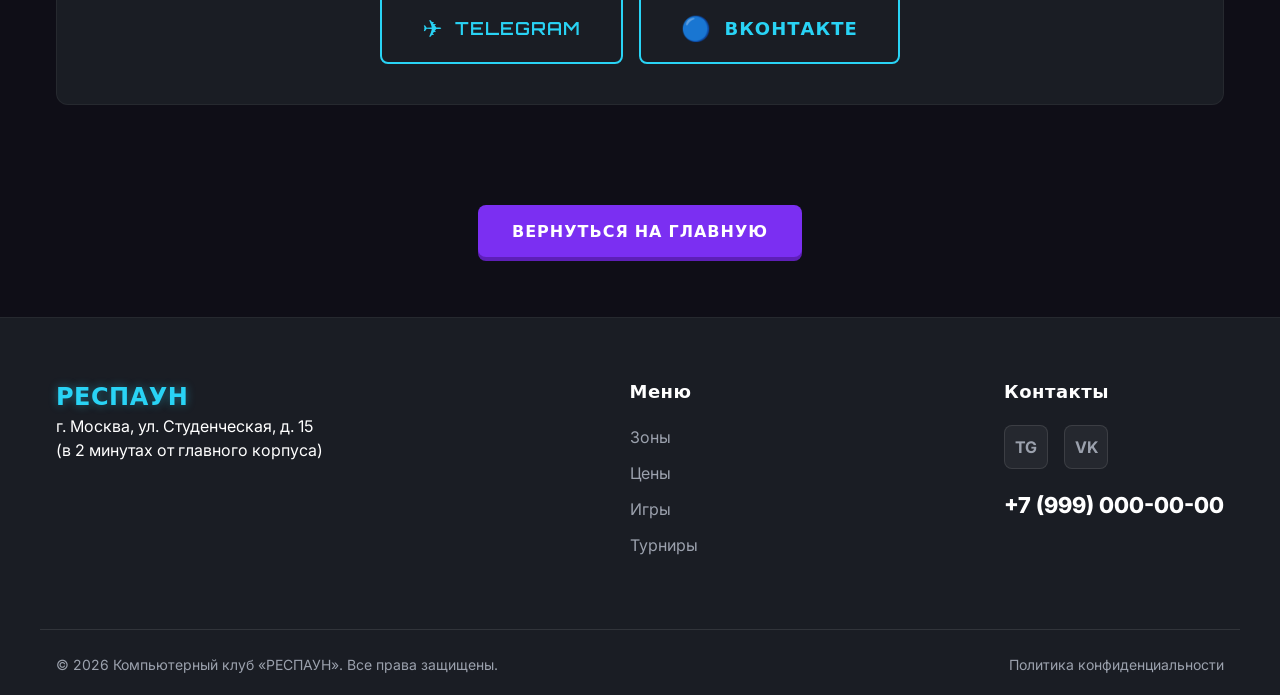
<file: thanks.html>
<!DOCTYPE html>
<html lang="ru">
<head>
  <meta charset="UTF-8">
  <meta name="viewport" content="width=device-width, initial-scale=1.0">
  
  <!-- SEO (Закрываем от индексации, так как это служебная страница) -->
  <title>Спасибо за бронь | Компьютерный клуб РЕСПАУН</title>
  <meta name="description" content="Ваша бронь успешно создана. Ждем вас в компьютерном клубе РЕСПАУН!">
  <meta name="robots" content="noindex, nofollow">
  
  <!-- Open Graph -->
  <meta property="og:title" content="Бронь подтверждена | РЕСПАУН">
  <meta property="og:image" content="img/bolvanka.jpg">
  
  <link rel="icon" href="img/favicon.png" type="image/jpeg">
  <link rel="stylesheet" href="css/style.css">
  <script src="js/main.js" defer></script>
  <!-- Скрипт для парсинга данных брони -->
  <script src="js/thanks.js" defer></script>
  <!-- Подключаем скрипт аналитики -->
  <script src="js/analytics.js" defer></script>

  <!-- Google tag (gtag.js) -->
  <script async src="https://www.googletagmanager.com/gtag/js?id=G-FVSBR67M78"></script>
  <script>
    window.dataLayer = window.dataLayer || [];
    function gtag(){dataLayer.push(arguments);}
    gtag('js', new Date());

    gtag('config', 'G-FVSBR67M78');
  </script>
  
</head>
<body class="page-thanks">

  <!-- БЛОК 1: ШАПКА И МЕНЮ -->
  <header class="header">
    <div class="container header__container">
      <a href="index.html" class="logo" aria-label="РЕСПАУН - на главную">РЕСПАУН</a>
      
      <nav class="nav" id="nav" aria-label="Главное меню">
        <ul class="nav__list">
          <li class="nav__item"><a href="index.html" class="nav__link">Главная</a></li>
          <li class="nav__item"><a href="zones.html" class="nav__link">Зоны</a></li>
          <li class="nav__item"><a href="prices.html" class="nav__link">Цены</a></li>
          <li class="nav__item"><a href="games.html" class="nav__link">Игры</a></li>
          <li class="nav__item"><a href="tournament.html" class="nav__link">Турниры</a></li>
          <li class="nav__item"><a href="reaction.html" class="nav__link">Реакция</a></li>
          <li class="nav__item"><a href="contacts.html" class="nav__link">Контакты</a></li>
        </ul>
      </nav>

      <div class="header__actions">
        <a href="tel:+79990000000" class="header__phone" data-event="contact_click" data-contact-type="phone" aria-label="Позвонить нам">+7 (999) 000-00-00</a>
        <a href="prices.html" class="btn btn--primary btn--small" data-event="cta_click" data-button-name="header_book" data-page-section="header">Забронировать</a>
        
        <button class="burger" id="burger" aria-label="Открыть меню" aria-expanded="false" aria-controls="nav">
          <span class="burger__line"></span>
          <span class="burger__line"></span>
          <span class="burger__line"></span>
        </button>
      </div>
    </div>
  </header>

  <main>
    <!-- БЛОК 2: БЛАГОДАРНОСТЬ И ДАННЫЕ БРОНИ -->
    <section class="thanks-section section">
      <div class="container">
        <div class="thanks-wrapper">
          
          <div class="thanks-icon">🎉</div>
          <h1 class="thanks-title">Спасибо! Бронь создана.</h1>
          <p class="thanks-subtitle">Мы отправили данные администратору. Ждем вас в клубе!</p>

          <!-- Блок с деталями брони -->
          <div class="booking-ticket">
            <div class="booking-ticket">
              <div class="ticket-row">
                <span class="ticket-label">Номер брони:</span>
                <strong class="ticket-value" id="ticketNumber">Загрузка...</strong>
              </div>
              <div class="ticket-row">
                <span class="ticket-label">Зона:</span>
                <strong class="ticket-value" id="ticketZone">Не указана</strong>
              </div>
              <div class="ticket-row">
                <span class="ticket-label">Дата и время:</span>
                <strong class="ticket-value" id="ticketTime">Не указаны</strong>
              </div>
              <!-- НОВАЯ СТРОКА ДЛЯ ЦЕНЫ -->
              <div class="ticket-row">
                <span class="ticket-label">К оплате:</span>
                <strong class="ticket-value" id="ticketPrice" style="color: var(--accent-color); font-size: 24px;">0 ₽</strong>
              </div>
            </div>
          </div>

        </div>
      </div>
    </section>

    <!-- БЛОК 3: БРОНЬ ДЕРЖИТСЯ 15 МИНУТ -->
    <section class="warning-section section">
      <div class="container">
        <div class="warning-box">
          <div class="warning-icon">⏳</div>
          <div class="warning-content">
            <h2 class="warning-title">Внимание: бронь держится 15 минут</h2>
            <p class="warning-text">Согласно правилам клуба, мы сохраняем за вами игровое место в течение 15 минут с момента указанного времени. Пожалуйста, не опаздывайте. Если вы задерживаетесь, свяжитесь с нами по телефону.</p>
          </div>
        </div>
      </div>
    </section>

    <!-- БЛОК 4: ССЫЛКИ НА СОЦСЕТИ -->
    <section class="social-section section">
      <div class="container">
        <div class="social-box">
          <h2 class="social-box__title">Будь на связи</h2>
          <p class="social-box__text">Подписывайтесь на наши соцсети, чтобы первыми узнавать о турнирах, акциях и свободных местах.</p>
          
          <div class="social-buttons">
            <!-- Добавили data-event, data-network, data-page-section -->
            <a href="https://t.me/respawn_club" target="_blank" rel="noopener" class="btn btn--outline btn--large social-btn" data-event="social_click" data-network="telegram" data-page-section="thanks_social">
              <span class="social-icon">✈️</span> Telegram
            </a>
            <a href="https://vk.com/respawn_club" target="_blank" rel="noopener" class="btn btn--outline btn--large social-btn" data-event="social_click" data-network="vk" data-page-section="thanks_social">
              <span class="social-icon">🔵</span> ВКонтакте
            </a>
          </div>
        </div>
      </div>
    </section>

    <!-- Кнопка возврата на главную -->
    <div class="container text-center" style="margin-bottom: 60px;">
      <a href="index.html" class="btn btn--primary">Вернуться на главную</a>
    </div>

  </main>

  <!-- БЛОК 5: ПОДВАЛ -->
  <footer class="footer">
    <div class="container footer__container">
      <div class="footer__info">
        <a href="index.html" class="logo footer__logo">РЕСПАУН</a>
        <p class="footer__address">г. Москва, ул. Студенческая, д. 15<br>(в 2 минутах от главного корпуса)</p>
      </div>
      
      <div class="footer__nav">
        <h3 class="footer__title">Меню</h3>
        <ul class="footer__list">
          <li><a href="zones.html" class="footer__link">Зоны</a></li>
          <li><a href="prices.html" class="footer__link">Цены</a></li>
          <li><a href="games.html" class="footer__link">Игры</a></li>
          <li><a href="tournament.html" class="footer__link">Турниры</a></li>
        </ul>
      </div>

      <div class="footer__contacts">
        <h3 class="footer__title">Контакты</h3>
        <!-- Добавили data-event, data-network, data-page-section -->
        <div class="footer__socials">
          <a href="https://t.me/respawn_club" target="_blank" rel="noopener" data-event="social_click" data-network="telegram" data-page-section="footer" aria-label="Мы в Telegram">TG</a>
          <a href="https://vk.com/respawn_club" target="_blank" rel="noopener" data-event="social_click" data-network="vk" data-page-section="footer" aria-label="Мы во ВКонтакте">VK</a>
        </div>
        <a href="tel:+79990000000" class="footer__phone" data-event="contact_click" data-contact-type="phone">+7 (999) 000-00-00</a>
      </div>
    </div>
    
    <div class="container footer__bottom">
      <p>&copy; 2026 Компьютерный клуб «РЕСПАУН». Все права защищены.</p>
      <a href="privacy.html" class="footer__privacy">Политика конфиденциальности</a>
    </div>
  </footer>

</body>
</html>
</file>
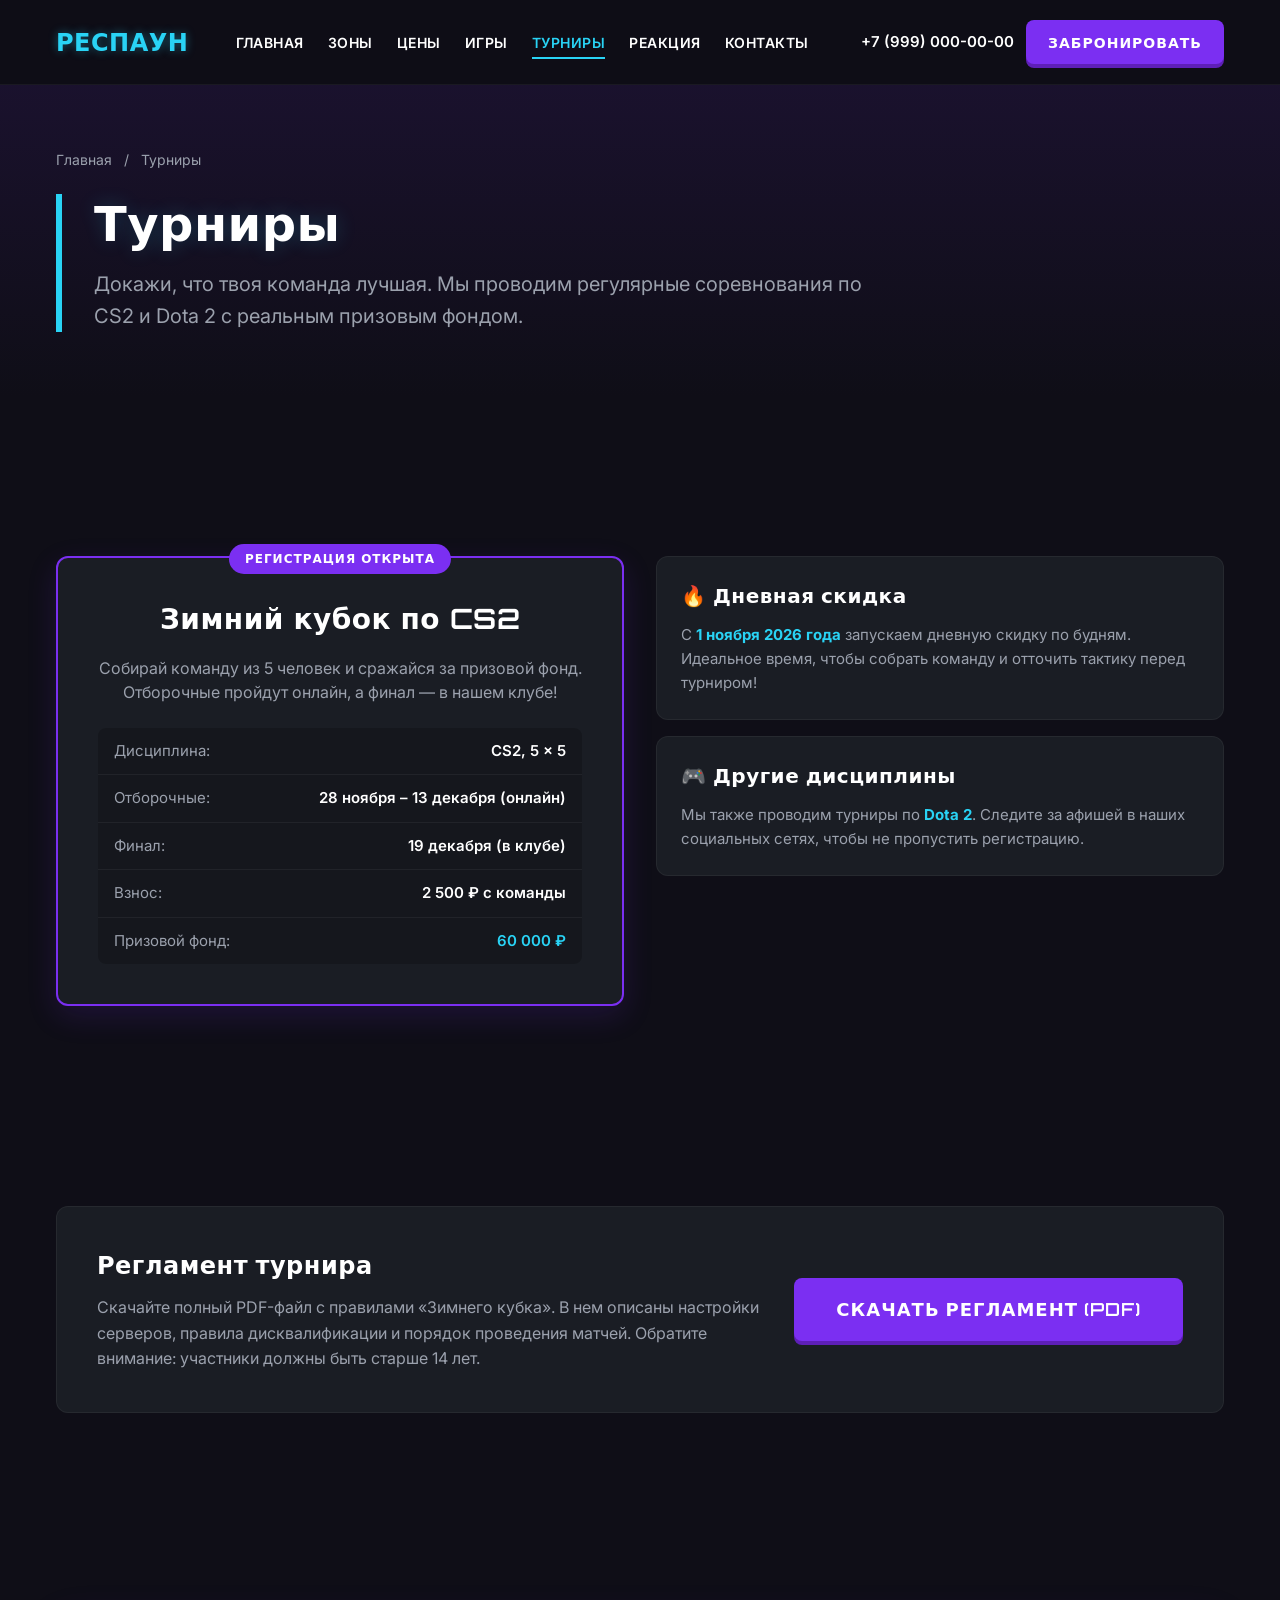
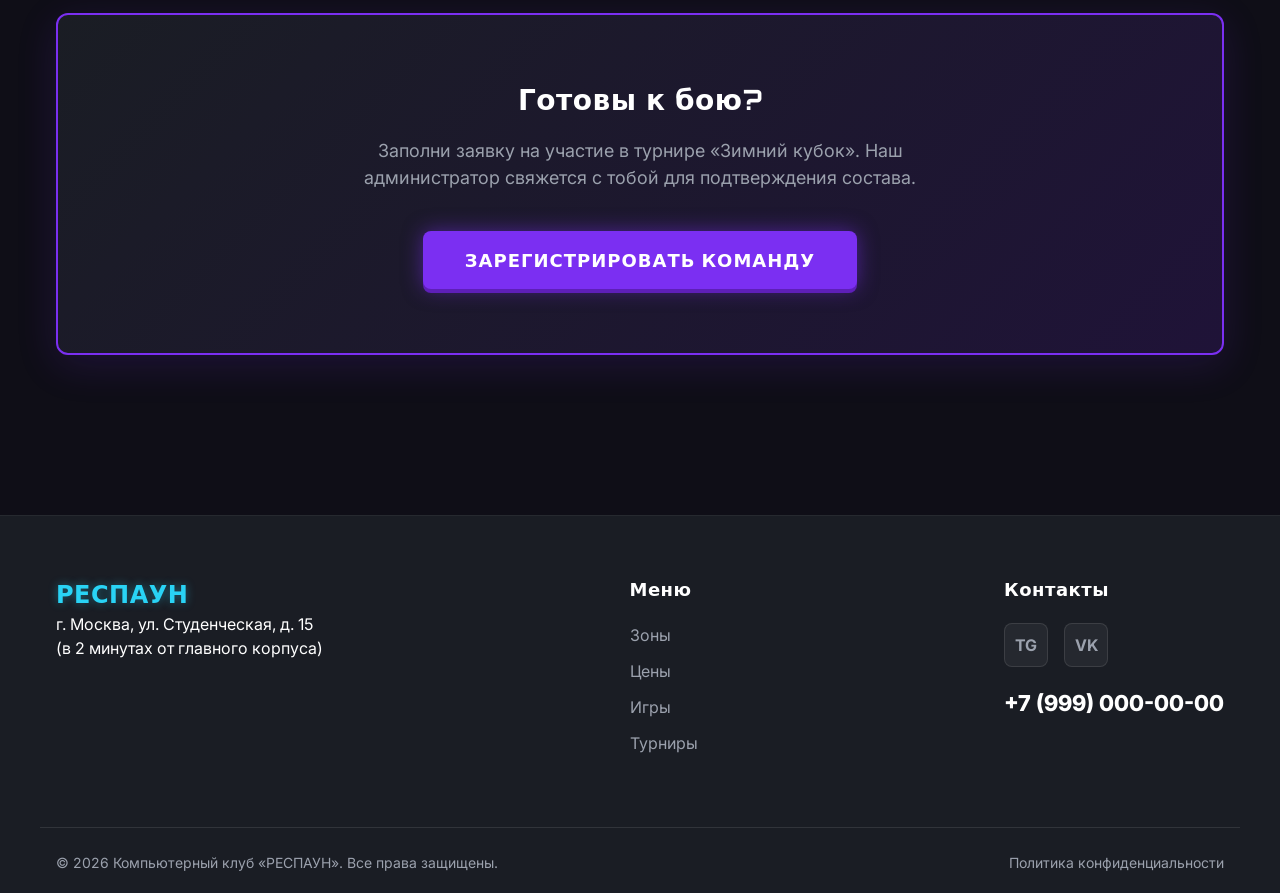
<file: tournament.html>
<!DOCTYPE html>
<html lang="ru">
<head>
  <meta charset="UTF-8">
  <meta name="viewport" content="width=device-width, initial-scale=1.0">
  
  <!-- SEO -->
  <title>Турнир «Зимний кубок» по CS2 | Компьютерный клуб РЕСПАУН</title>
  <meta name="description" content="Регистрация на турнир «Зимний кубок» по CS2. Отборочные 28 ноября – 13 декабря, финал 19 декабря в клубе РЕСПАУН. Призовой фонд 60 000 ₽.">
  
  <!-- Open Graph -->
  <meta property="og:title" content="Турнир «Зимний кубок» по CS2 | РЕСПАУН">
  <meta property="og:description" content="Собирай команду 5х5. Призовой фонд 60 000 ₽. Финал 19 декабря.">
  <meta property="og:image" content="img/bolvanka.jpg">
  <meta property="og:type" content="website">
  <meta property="og:url" content="https://respawn-club.ru/tournament.html">
  
  <link rel="icon" href="img/favicon.png" type="image/jpeg">
  <link rel="stylesheet" href="css/style.css">
  <script src="js/main.js" defer></script>
  <script src="js/tournament.js" defer></script>
  <!-- Подключаем скрипт аналитики -->
  <script src="js/analytics.js" defer></script>

  <!-- Google tag (gtag.js) -->
  <script async src="https://www.googletagmanager.com/gtag/js?id=G-FVSBR67M78"></script>
  <script>
    window.dataLayer = window.dataLayer || [];
    function gtag(){dataLayer.push(arguments);}
    gtag('js', new Date());

    gtag('config', 'G-FVSBR67M78');
  </script>
  
</head>
<body class="page-tournament">

  <!-- БЛОК 1: ШАПКА И МЕНЮ -->
  <header class="header">
    <div class="container header__container">
      <a href="index.html" class="logo" aria-label="РЕСПАУН - на главную">РЕСПАУН</a>
      
      <nav class="nav" id="nav" aria-label="Главное меню">
        <ul class="nav__list">
          <li class="nav__item"><a href="index.html" class="nav__link">Главная</a></li>
          <li class="nav__item"><a href="zones.html" class="nav__link">Зоны</a></li>
          <li class="nav__item"><a href="prices.html" class="nav__link">Цены</a></li>
          <li class="nav__item"><a href="games.html" class="nav__link">Игры</a></li>
          <li class="nav__item"><a href="tournament.html" class="nav__link nav__link--active" aria-current="page">Турниры</a></li>
          <li class="nav__item"><a href="reaction.html" class="nav__link">Реакция</a></li>
          <li class="nav__item"><a href="contacts.html" class="nav__link">Контакты</a></li>
        </ul>
      </nav>

      <div class="header__actions">
        <a href="tel:+79990000000" class="header__phone" data-event="contact_click" data-contact-type="phone" aria-label="Позвонить нам">+7 (999) 000-00-00</a>
        <a href="reaction.html" class="btn btn--primary btn--small" data-event="cta_click" data-button-name="header_book" data-page-section="header">Забронировать</a>
        
        <button class="burger" id="burger" aria-label="Открыть меню" aria-expanded="false" aria-controls="nav">
          <span class="burger__line"></span>
          <span class="burger__line"></span>
          <span class="burger__line"></span>
        </button>
      </div>
    </div>
  </header>

  <main>
    <!-- ШАПКА СТРАНИЦЫ -->
    <section class="page-header">
      <div class="container">
        <nav class="breadcrumbs" aria-label="Хлебные крошки">
          <a href="index.html">Главная</a> <span class="breadcrumbs__sep">/</span> <span aria-current="page">Турниры</span>
        </nav>
        <div class="page-header__content">
          <h1 class="page-title">Турниры</h1>
          <p class="page-subtitle">Докажи, что твоя команда лучшая. Мы проводим регулярные соревнования по CS2 и Dota 2 с реальным призовым фондом.</p>
        </div>
      </div>
    </section>

    <!-- БЛОК 2: РЕГЛАМЕНТ И ДАТЫ -->
    <section class="tournament-info-section section">
      <div class="container">
        <div class="tournament-grid">
          
          <!-- Карточка турнира "Зимний кубок" -->
          <div class="tournament-card">
            <div class="tournament-card__badge">Регистрация открыта</div>
            <h2 class="tournament-card__title">Зимний кубок по CS2</h2>
            <p class="tournament-card__desc">Собирай команду из 5 человек и сражайся за призовой фонд. Отборочные пройдут онлайн, а финал — в нашем клубе!</p>
            
            <ul class="tournament-details">
              <li class="tournament-details__item">
                <span class="tournament-details__label">Дисциплина:</span>
                <span class="tournament-details__value">CS2, 5 × 5</span>
              </li>
              <li class="tournament-details__item">
                <span class="tournament-details__label">Отборочные:</span>
                <span class="tournament-details__value">28 ноября – 13 декабря (онлайн)</span>
              </li>
              <li class="tournament-details__item">
                <span class="tournament-details__label">Финал:</span>
                <span class="tournament-details__value">19 декабря (в клубе)</span>
              </li>
              <li class="tournament-details__item">
                <span class="tournament-details__label">Взнос:</span>
                <span class="tournament-details__value">2 500 ₽ с команды</span>
              </li>
              <li class="tournament-details__item">
                <span class="tournament-details__label">Призовой фонд:</span>
                <span class="tournament-details__value" style="color: var(--accent-secondary);">60 000 ₽</span>
              </li>
            </ul>
          </div>

          <!-- Информация о скидке и других турнирах -->
          <div class="tournament-extra-info">
            <div class="info-box">
              <h3 class="info-box__title">🔥 Дневная скидка</h3>
              <p class="info-box__text">С <strong>1 ноября 2026 года</strong> запускаем дневную скидку по будням. Идеальное время, чтобы собрать команду и отточить тактику перед турниром!</p>
            </div>
            
            <div class="info-box">
              <h3 class="info-box__title">🎮 Другие дисциплины</h3>
              <p class="info-box__text">Мы также проводим турниры по <strong>Dota 2</strong>. Следите за афишей в наших социальных сетях, чтобы не пропустить регистрацию.</p>
            </div>
          </div>

        </div>
      </div>
    </section>

    <!-- БЛОК 3: РЕГЛАМЕНТ PDF -->
    <section class="rules-section section">
      <div class="container">
        <div class="rules-box">
          <div class="rules-box__content">
            <h2 class="rules-box__title">Регламент турнира</h2>
            <p class="rules-box__text">Скачайте полный PDF-файл с правилами «Зимнего кубка». В нем описаны настройки серверов, правила дисквалификации и порядок проведения матчей. Обратите внимание: участники должны быть старше 14 лет.</p>
          </div>
          <div class="rules-box__action">
            <!-- Кнопка скачивания PDF (добавили data-event) -->
            <a href="docs/tournament-rules.pdf" download class="btn btn--primary btn--large" data-event="file_download" data-file-name="tournament-rules.pdf" data-file-extension="pdf">
              Скачать регламент (PDF)
            </a>
          </div>
        </div>
      </div>
    </section>

    <!-- БЛОК 4: КНОПКА РЕГИСТРАЦИИ -->
    <section class="registration-section section">
      <div class="container">
        <div class="cta-box">
          <h2 class="cta-box__title">Готовы к бою?</h2>
          <p class="cta-box__text">Заполни заявку на участие в турнире «Зимний кубок». Наш администратор свяжется с тобой для подтверждения состава.</p>
          
          <!-- Кнопка открывает модальное окно (добавили data-event="cta_click") -->
          <button type="button" class="btn btn--primary btn--large btn--glow" id="openRegisterModal" data-event="cta_click" data-button-name="register_team" data-page-section="tournament_cta">
            Зарегистрировать команду
          </button>
        </div>
      </div>
    </section>
  </main>

  <!-- МОДАЛЬНОЕ ОКНО РЕГИСТРАЦИИ -->
  <div class="modal-overlay" id="registerModal">
    <div class="modal">
      <button class="modal__close" id="closeRegisterModal" aria-label="Закрыть окно">✖</button>
      <h2 class="modal__title">Заявка на турнир</h2>
      <p class="modal__subtitle">Зимний кубок по CS2 (Финал: 19 декабря)</p>

      <!-- Форма заявки -->
      <form action="thanks.html" method="GET" class="modal-form">
        <!-- Скрытые поля для аналитики -->
        <input type="hidden" name="type" value="tournament">
        <input type="hidden" name="tournament" value="Зимний кубок CS2">

        <div class="form-group">
          <label for="teamName" class="form-label">Название команды</label>
          <input type="text" id="teamName" name="team_name" class="form-control" placeholder="Например, Team Spirit" required>
        </div>

        <div class="form-group">
          <label for="captainName" class="form-label">Имя капитана</label>
          <input type="text" id="captainName" name="captain_name" class="form-control" placeholder="Ваше имя" required>
        </div>

        <div class="form-group">
          <label for="captainPhone" class="form-label">Телефон капитана</label>
          <input type="tel" id="captainPhone" name="phone" class="form-control" placeholder="+7 (999) 000-00-00" required>
        </div>

        <div class="form-group">
          <label for="teamRoster" class="form-label">Состав команды (5 игроков)</label>
          <textarea id="teamRoster" name="roster" class="form-control" rows="3" placeholder="Никнеймы игроков через запятую" required></textarea>
        </div>

        <div class="form-checkbox">
          <input type="checkbox" id="tournamentAgree" name="agree" required>
          <label for="tournamentAgree">
            Я согласен с <a href="privacy.html" target="_blank">политикой конфиденциальности</a>
          </label>
        </div>

        <button type="submit" class="btn btn--primary btn--large btn--full-width">
          Отправить заявку
        </button>
      </form>
    </div>
  </div>

  <!-- БЛОК 5: ПОДВАЛ -->
  <footer class="footer">
    <div class="container footer__container">
      <div class="footer__info">
        <a href="index.html" class="logo footer__logo">РЕСПАУН</a>
        <p class="footer__address">г. Москва, ул. Студенческая, д. 15<br>(в 2 минутах от главного корпуса)</p>
      </div>
      
      <div class="footer__nav">
        <h3 class="footer__title">Меню</h3>
        <ul class="footer__list">
          <li><a href="zones.html" class="footer__link">Зоны</a></li>
          <li><a href="prices.html" class="footer__link">Цены</a></li>
          <li><a href="games.html" class="footer__link">Игры</a></li>
          <li><a href="tournament.html" class="footer__link">Турниры</a></li>
        </ul>
      </div>

      <div class="footer__contacts">
        <h3 class="footer__title">Контакты</h3>
        <!-- Добавили data-event -->
        <div class="footer__socials">
          <a href="https://t.me/respawn_club" target="_blank" rel="noopener" data-event="social_click" data-network="telegram" data-page-section="footer" aria-label="Мы в Telegram">TG</a>
          <a href="https://vk.com/respawn_club" target="_blank" rel="noopener" data-event="social_click" data-network="vk" data-page-section="footer" aria-label="Мы во ВКонтакте">VK</a>
        </div>
        <a href="tel:+79990000000" class="footer__phone" data-event="contact_click" data-contact-type="phone">+7 (999) 000-00-00</a>
      </div>
    </div>
    
    <div class="container footer__bottom">
      <p>&copy; 2026 Компьютерный клуб «РЕСПАУН». Все права защищены.</p>
      <a href="privacy.html" class="footer__privacy">Политика конфиденциальности</a>
    </div>
  </footer>

</body>
</html>
</file>
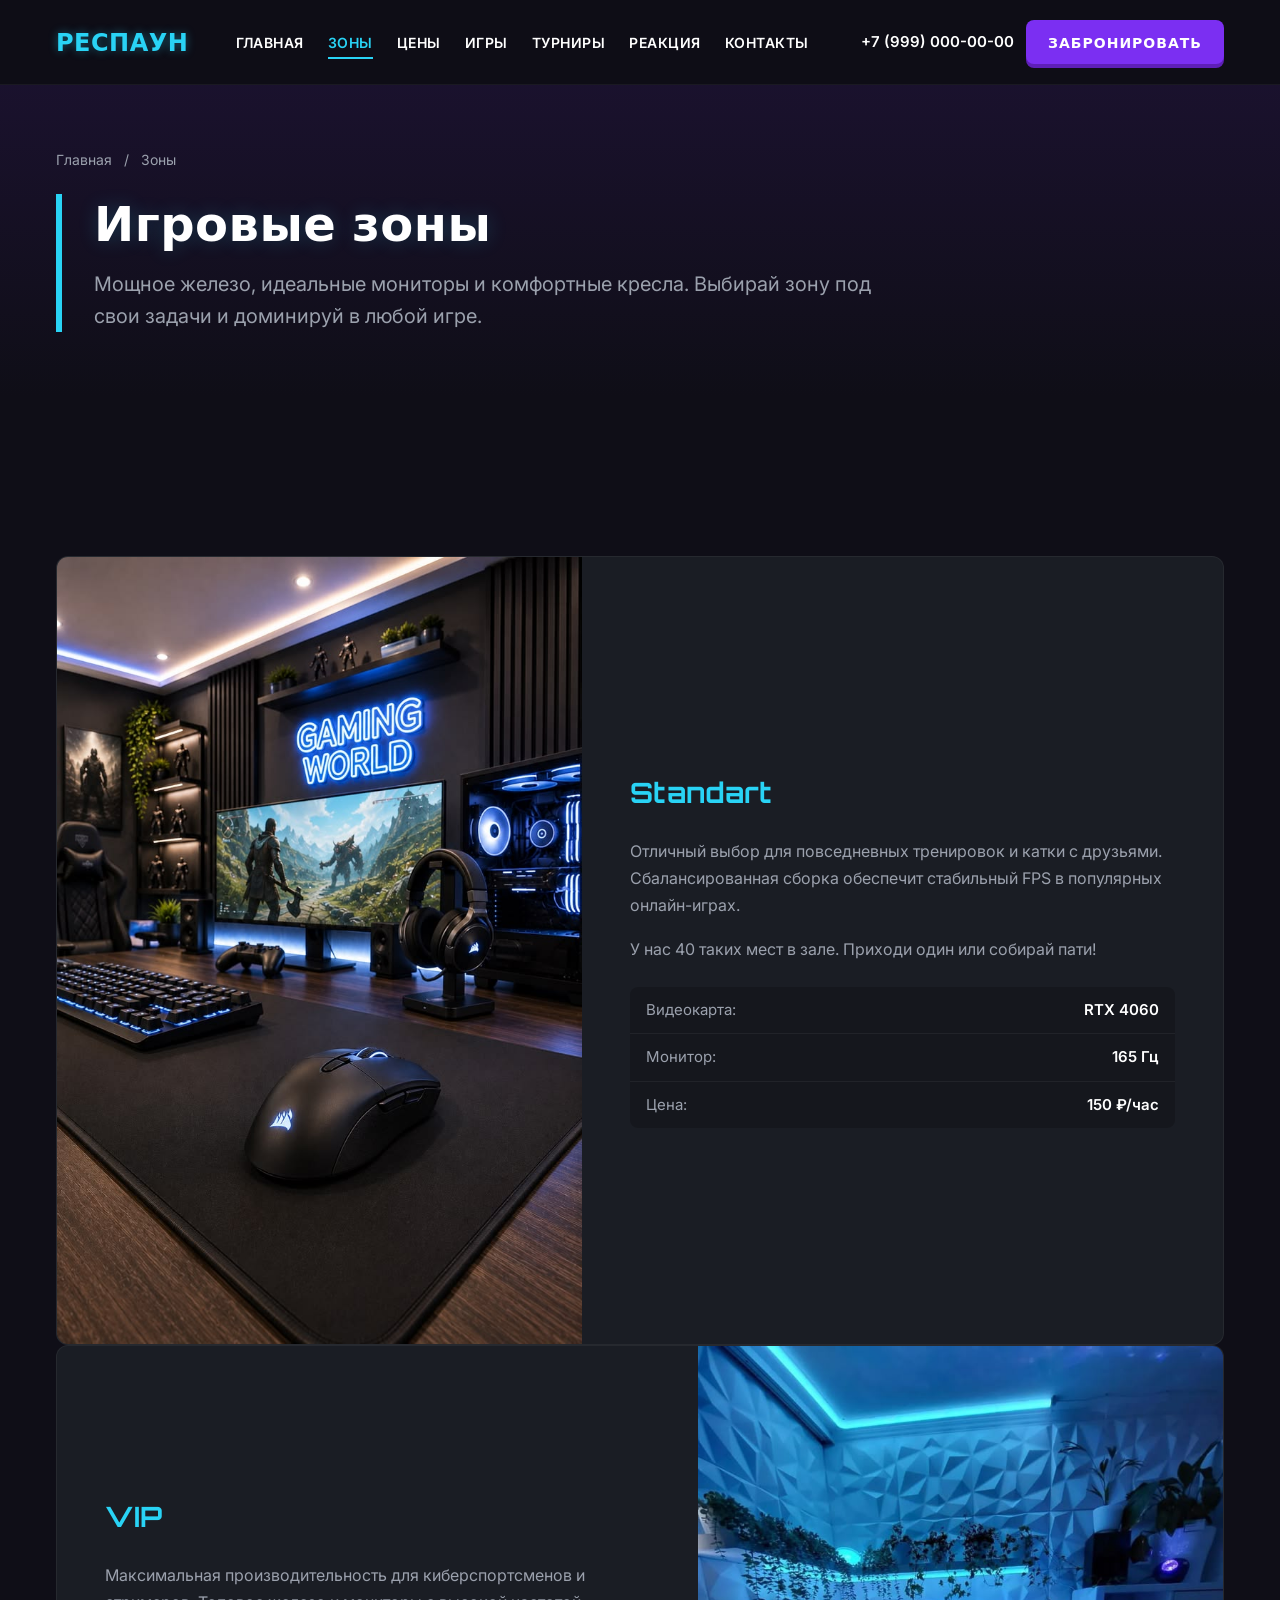
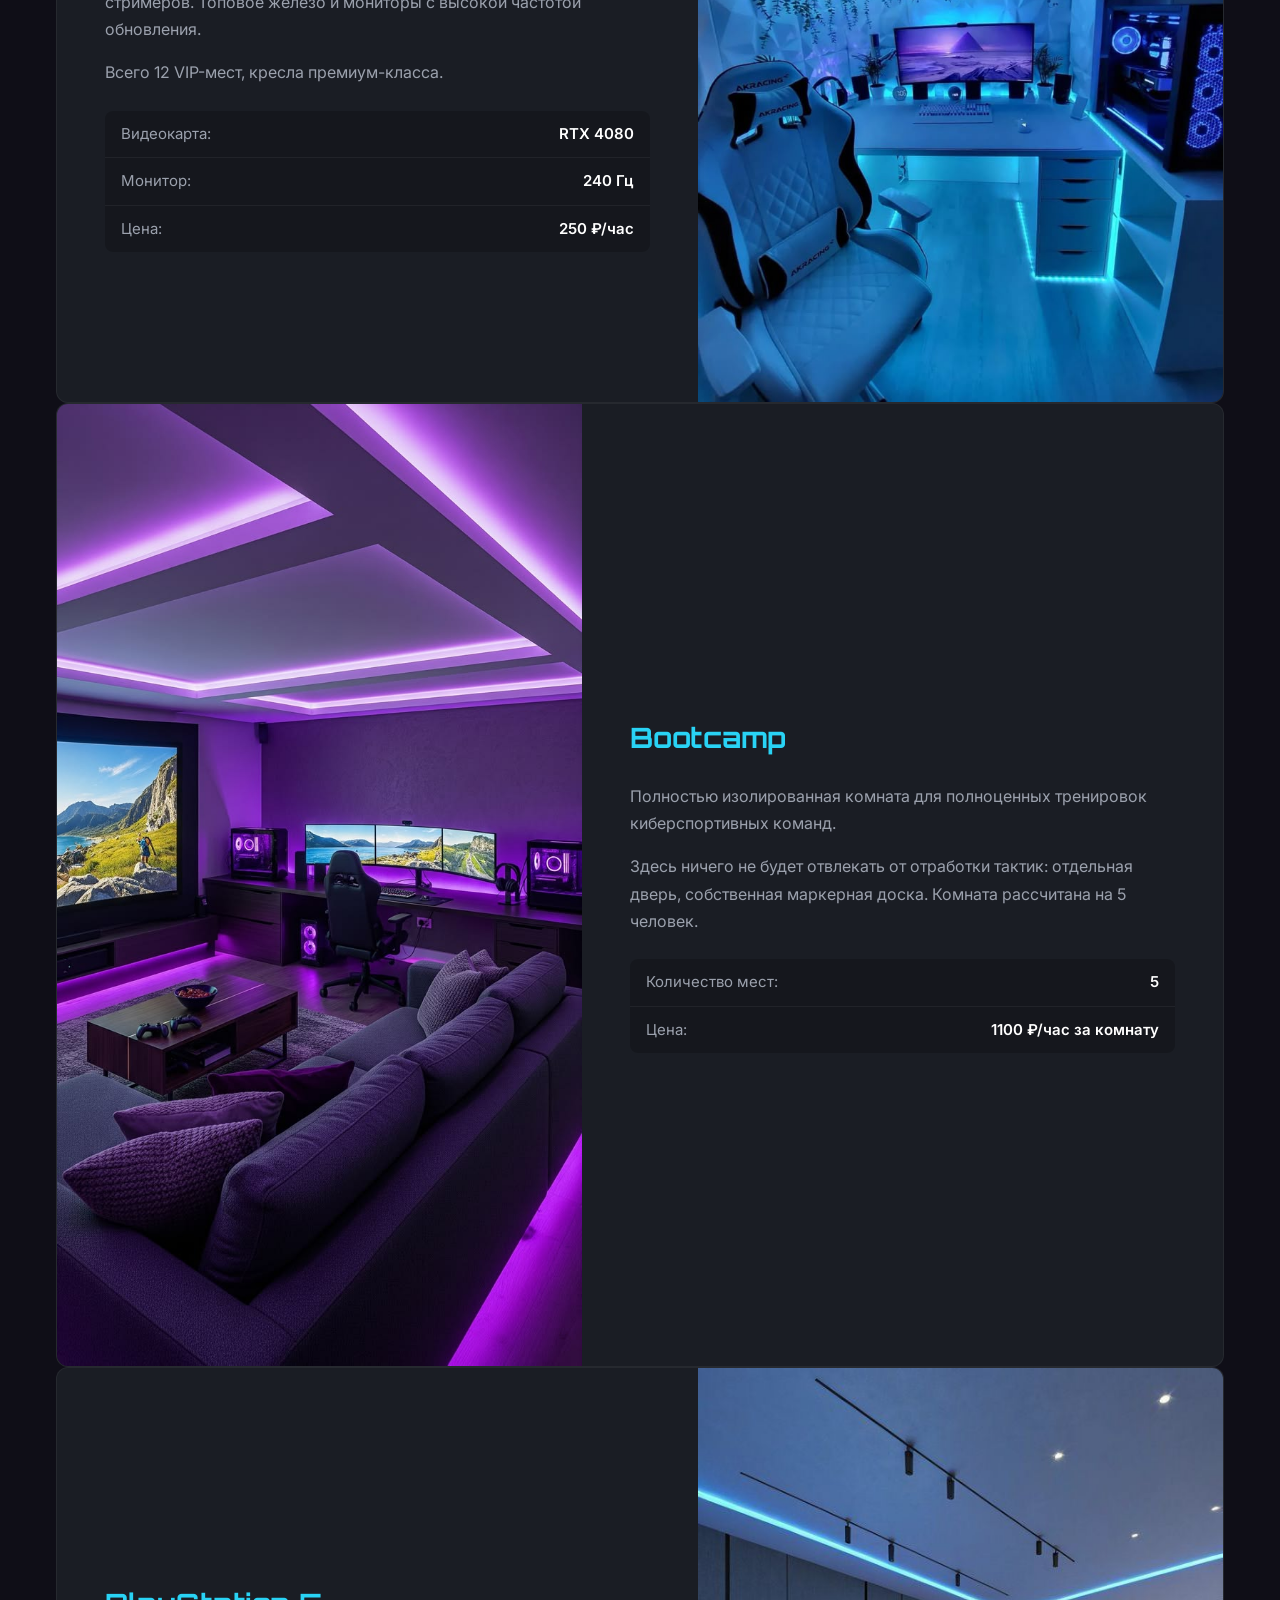
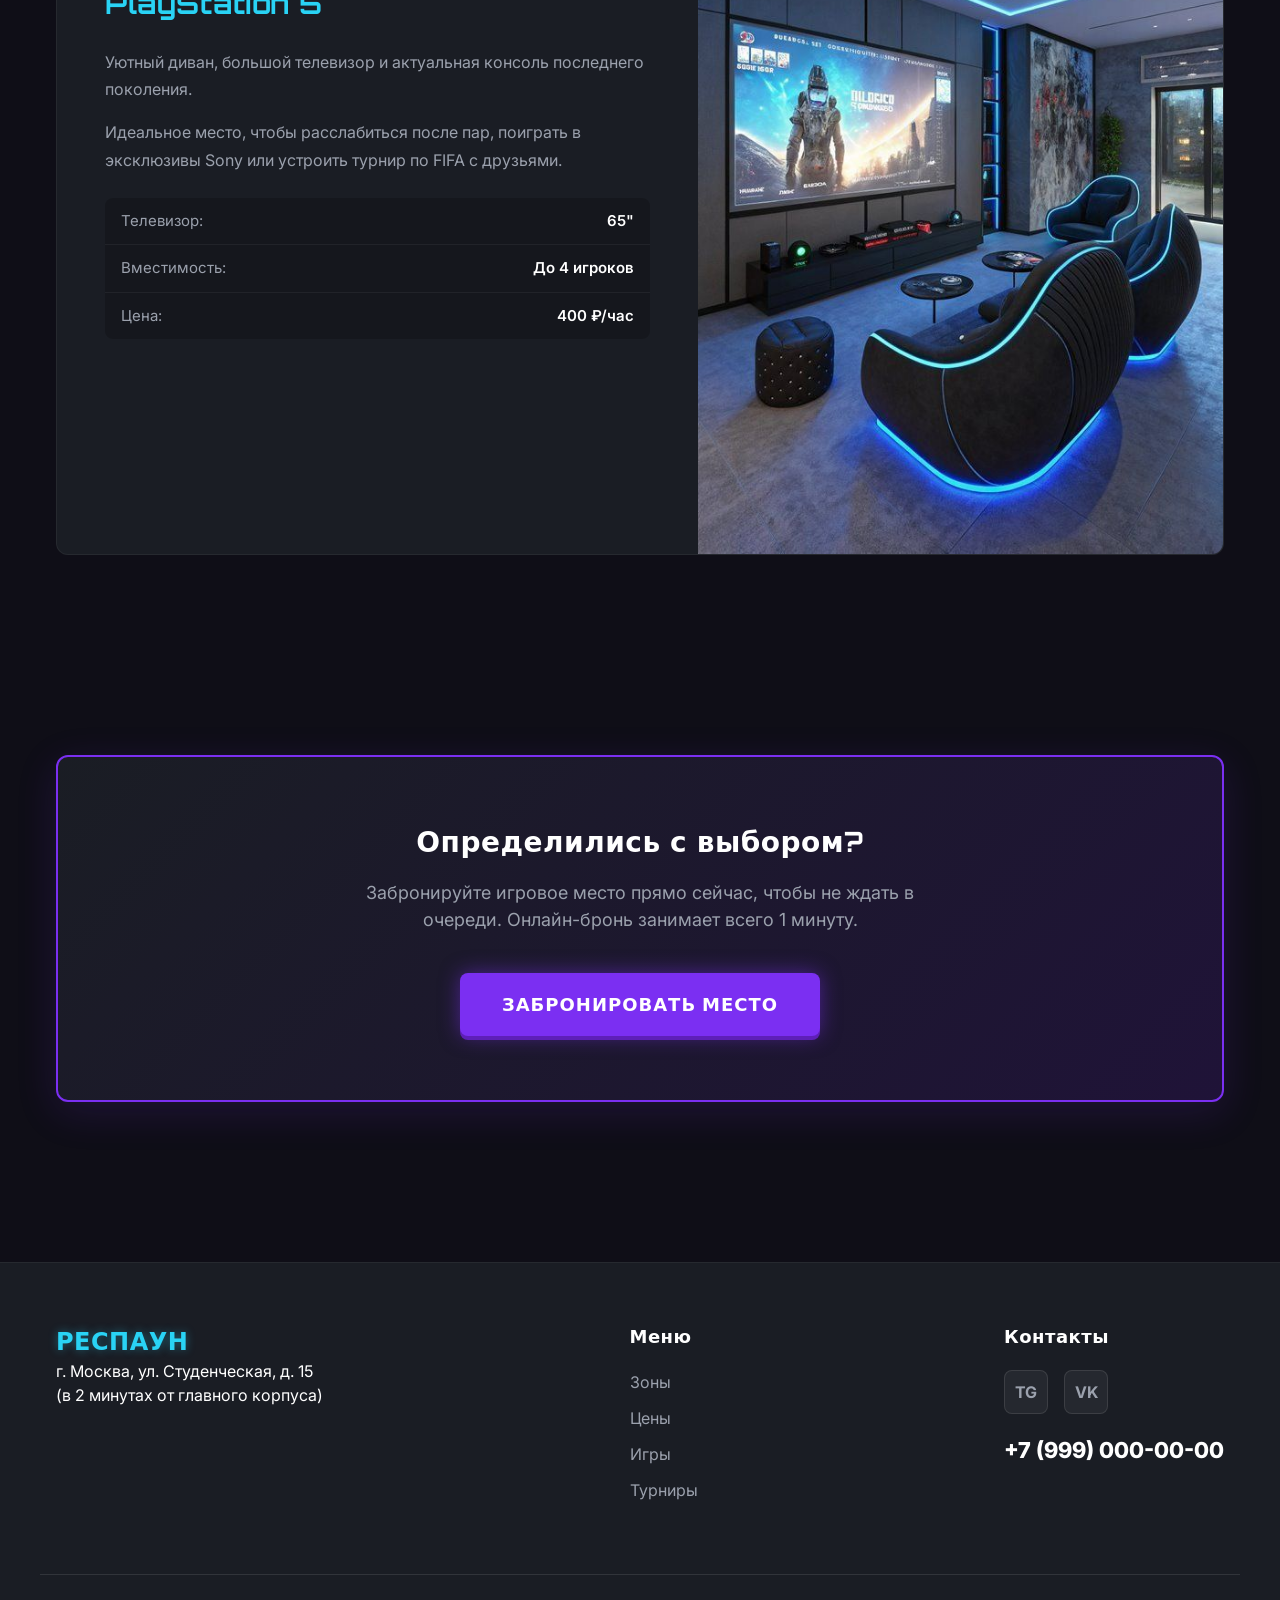
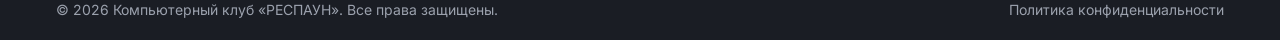
<file: zones.html>
<!DOCTYPE html>
<html lang="ru">
<head>
  <meta charset="UTF-8">
  <meta name="viewport" content="width=device-width, initial-scale=1.0">
  
  <!-- SEO -->
  <title>Игровые зоны и железо | Компьютерный клуб РЕСПАУН</title>
  <meta name="description" content="Описание игровых зон компьютерного клуба РЕСПАУН. Узнайте характеристики ПК, видеокарты, мониторы и консоли в зонах Стандарт, VIP, Консоли и Буткемп.">
  
  <!-- Open Graph -->
  <meta property="og:title" content="Игровые зоны клуба РЕСПАУН">
  <meta property="og:description" content="От RTX 3060 до RTX 4070. Выбери свою идеальную зону для игры.">
  <meta property="og:image" content="https://respawn-club.ru/img/og-zones.webp">
  <meta property="og:type" content="website">
  <meta property="og:url" content="https://respawn-club.ru/zones.html">
  
  <!-- Favicon & Styles -->
  <link rel="icon" href="img/favicon.png" type="image/x-icon">
  <link rel="stylesheet" href="css/style.css">
  <script src="js/main.js" defer></script>
  <!-- Подключаем скрипт аналитики -->
  <script src="js/analytics.js" defer></script>

  <!-- Google tag (gtag.js) -->
  <script async src="https://www.googletagmanager.com/gtag/js?id=G-FVSBR67M78"></script>
  <script>
    window.dataLayer = window.dataLayer || [];
    function gtag(){dataLayer.push(arguments);}
    gtag('js', new Date());

    gtag('config', 'G-FVSBR67M78');
  </script>
  
</head>
<body class="page-zones">

  <!-- БЛОК 1: ШАПКА И МЕНЮ -->
  <header class="header">
    <div class="container header__container">
      <a href="index.html" class="logo" aria-label="РЕСПАУН - на главную">РЕСПАУН</a>
      
      <nav class="nav" id="nav" aria-label="Главное меню">
        <ul class="nav__list">
          <li class="nav__item"><a href="index.html" class="nav__link">Главная</a></li>
          <li class="nav__item"><a href="zones.html" class="nav__link nav__link--active" aria-current="page">Зоны</a></li>
          <li class="nav__item"><a href="prices.html" class="nav__link">Цены</a></li>
          <li class="nav__item"><a href="games.html" class="nav__link">Игры</a></li>
          <li class="nav__item"><a href="tournament.html" class="nav__link">Турниры</a></li>
          <li class="nav__item"><a href="reaction.html" class="nav__link">Реакция</a></li>
          <li class="nav__item"><a href="contacts.html" class="nav__link">Контакты</a></li>
        </ul>
      </nav>

      <div class="header__actions">
        <a href="tel:+79990000000" class="header__phone" data-event="contact_click" data-contact-type="phone" aria-label="Позвонить нам">+7 (999) 000-00-00</a>
        <!-- Сделали кнопку бронирования в шапке более заметной -->
        <a href="prices.html" class="btn btn--primary btn--small" data-event="cta_click" data-button-name="header_book" data-page-section="header">Забронировать</a>
        
        <button class="burger" id="burger" aria-label="Открыть меню" aria-expanded="false" aria-controls="nav">
          <span class="burger__line"></span>
          <span class="burger__line"></span>
          <span class="burger__line"></span>
        </button>
      </div>
    </div>
  </header>

  <main>
    <!-- Заголовок страницы -->
    <section class="page-header">
      <div class="container">
        <nav class="breadcrumbs" aria-label="Хлебные крошки">
          <a href="index.html">Главная</a> <span class="breadcrumbs__sep">/</span> <span aria-current="page">Зоны</span>
        </nav>
        
        <!-- Обертка для акцентного оформления -->
        <div class="page-header__content">
          <h1 class="page-title">Игровые зоны</h1>
          <p class="page-subtitle">Мощное железо, идеальные мониторы и комфортные кресла. Выбирай зону под свои задачи и доминируй в любой игре.</p>
        </div>
      </div>
    </section>

    <!-- БЛОК 2: КАРТОЧКИ ЗОН -->
    <section class="zones-detail section">
      <div class="container">
        
        <!-- Зона Стандарт -->
        <article class="zone-detail-card" id="standard">
          <div class="zone-detail-card__image">
            <img src="img/standart.jpg" alt="Зона Стандарт в клубе РЕСПАУН" loading="lazy" width="600" height="400">
          </div>
          <div class="zone-detail-card__content">
            <h2 class="zone-detail-card__title">Standart</h2>
            <div class="zone-detail-card__desc">
              <p>Отличный выбор для повседневных тренировок и катки с друзьями. Сбалансированная сборка обеспечит стабильный FPS в популярных онлайн-играх.</p>
              <p>У нас 40 таких мест в зале. Приходи один или собирай пати!</p>
            </div>
            
            <ul class="specs-list">
              <li class="specs-list__item"><span class="specs-list__label">Видеокарта:</span> <span class="specs-list__value">RTX 4060</span></li>
              <li class="specs-list__item"><span class="specs-list__label">Монитор:</span> <span class="specs-list__value">165 Гц</span></li>
              <li class="specs-list__item"><span class="specs-list__label">Цена:</span> <span class="specs-list__value">150 ₽/час</span></li>
            </ul>
          </div>
        </article>

        <!-- Зона VIP -->
        <article class="zone-detail-card" id="vip">
          <div class="zone-detail-card__image">
            <img src="img/vip.jpg" alt="VIP-зона в клубе РЕСПАУН" loading="lazy" width="600" height="400">
          </div>
          <div class="zone-detail-card__content">
            <h2 class="zone-detail-card__title">VIP</h2>
            <div class="zone-detail-card__desc">
              <p>Максимальная производительность для киберспортсменов и стримеров. Топовое железо и мониторы с высокой частотой обновления.</p>
              <p>Всего 12 VIP-мест, кресла премиум-класса.</p>
            </div>
            
            <ul class="specs-list">
              <li class="specs-list__item"><span class="specs-list__label">Видеокарта:</span> <span class="specs-list__value">RTX 4080</span></li>
              <li class="specs-list__item"><span class="specs-list__label">Монитор:</span> <span class="specs-list__value">240 Гц</span></li>
              <li class="specs-list__item"><span class="specs-list__label">Цена:</span> <span class="specs-list__value">250 ₽/час</span></li>
            </ul>
          </div>
        </article>

        <!-- Буткемп -->
        <article class="zone-detail-card" id="bootcamp">
          <div class="zone-detail-card__image">
            <img src="img/bootcamp.jpg" alt="Буткемп для команд в клубе РЕСПАУН" loading="lazy" width="600" height="400">
          </div>
          <div class="zone-detail-card__content">
            <h2 class="zone-detail-card__title">Bootcamp</h2>
            <div class="zone-detail-card__desc">
              <p>Полностью изолированная комната для полноценных тренировок киберспортивных команд.</p>
              <p>Здесь ничего не будет отвлекать от отработки тактик: отдельная дверь, собственная маркерная доска. Комната рассчитана на 5 человек.</p>
            </div>
            
            <ul class="specs-list">
              <li class="specs-list__item"><span class="specs-list__label">Количество мест:</span> <span class="specs-list__value">5</span></li>
              <li class="specs-list__item"><span class="specs-list__label">Цена:</span> <span class="specs-list__value">1100 ₽/час за комнату</span></li>
            </ul>
          </div>
        </article>

        <!-- PlayStation 5 -->
        <article class="zone-detail-card" id="console">
          <div class="zone-detail-card__image">
            <img src="img/ps5.jpg" alt="PlayStation 5 в клубе РЕСПАУН" loading="lazy" width="600" height="400">
          </div>
          <div class="zone-detail-card__content">
            <h2 class="zone-detail-card__title">PlayStation 5</h2>
            <div class="zone-detail-card__desc">
              <p>Уютный диван, большой телевизор и актуальная консоль последнего поколения.</p>
              <p>Идеальное место, чтобы расслабиться после пар, поиграть в эксклюзивы Sony или устроить турнир по FIFA с друзьями.</p>
            </div>
            
            <ul class="specs-list">
              <li class="specs-list__item"><span class="specs-list__label">Телевизор:</span> <span class="specs-list__value">65"</span></li>
              <li class="specs-list__item"><span class="specs-list__label">Вместимость:</span> <span class="specs-list__value">До 4 игроков</span></li>
              <li class="specs-list__item"><span class="specs-list__label">Цена:</span> <span class="specs-list__value">400 ₽/час</span></li>
            </ul>
          </div>
        </article>

      </div>
    </section>

    <!-- БЛОК 3: КНОПКА «ЗАБРОНИРОВАТЬ» -->
    <section class="cta-section section">
      <div class="container">
        <div class="cta-box">
          <h2 class="cta-box__title">Определились с выбором?</h2>
          <p class="cta-box__text">Забронируйте игровое место прямо сейчас, чтобы не ждать в очереди. Онлайн-бронь занимает всего 1 минуту.</p>
          <!-- Крупная CTA-кнопка (добавили data-event) -->
          <a href="contacts.html" class="btn btn--primary btn--large btn--glow" data-event="cta_click" data-button-name="zones_book" data-page-section="zones_cta">
            Забронировать место
          </a>
        </div>
      </div>
    </section>
  </main>

  <!-- БЛОК 4: ПОДВАЛ -->
  <footer class="footer">
    <div class="container footer__container">
      <div class="footer__info">
        <a href="index.html" class="logo footer__logo">РЕСПАУН</a>
        <p class="footer__address">г. Москва, ул. Студенческая, д. 15<br>(в 2 минутах от главного корпуса)</p>
      </div>
      
      <div class="footer__nav">
        <h3 class="footer__title">Меню</h3>
        <ul class="footer__list">
          <li><a href="zones.html" class="footer__link">Зоны</a></li>
          <li><a href="prices.html" class="footer__link">Цены</a></li>
          <li><a href="games.html" class="footer__link">Игры</a></li>
          <li><a href="tournament.html" class="footer__link">Турниры</a></li>
        </ul>
      </div>

      <div class="footer__contacts">
        <h3 class="footer__title">Контакты</h3>
        <!-- Добавили data-event -->
        <div class="footer__socials">
          <a href="https://t.me/respawn_club" target="_blank" rel="noopener" data-event="social_click" data-network="telegram" data-page-section="footer" aria-label="Мы в Telegram">TG</a>
          <a href="https://vk.com/respawn_club" target="_blank" rel="noopener" data-event="social_click" data-network="vk" data-page-section="footer" aria-label="Мы во ВКонтакте">VK</a>
        </div>
        <a href="tel:+79990000000" class="footer__phone" data-event="contact_click" data-contact-type="phone">+7 (999) 000-00-00</a>
      </div>
    </div>
    
    <div class="container footer__bottom">
      <p>&copy; 2026 Компьютерный клуб «РЕСПАУН». Все права защищены.</p>
      <a href="privacy.html" class="footer__privacy">Политика конфиденциальности</a>
    </div>
  </footer>

</body>
</html>
</file>
<file: css/style.css>
/* =========================================
   БАЗОВЫЕ ПЕРЕМЕННЫЕ И ШРИФТЫ (ИЗ ТЗ)
   ========================================= */
@import url('https://fonts.googleapis.com/css2?family=Inter:wght@400;500;600;700&family=Orbitron:wght@500;700;900&display=swap');

:root {
  --bg-color: #0F0E17;
  --surface-color: #1A1D24;
  --surface-hover: #222630;
  --text-main: #FFFFFF;
  --text-muted: #9BA1AD;
  
  /* Фирменные цвета из ТЗ */
  --accent-color: #7B2FF2; /* Фиолетовый */
  --accent-hover: #8E4DF5;
  --accent-active: #5E1FB8;
  
  --accent-secondary: #29D3F5; /* Неоновый голубой */
  --accent-secondary-hover: #5BE0FB;
  --accent-secondary-active: #1A9EB8;
  
  --border-radius: 12px;
  --container-width: 1200px;
  
  --font-main: 'Inter', system-ui, -apple-system, sans-serif;
  --font-title: 'Orbitron', system-ui, sans-serif;
}

* {
  box-sizing: border-box;
  margin: 0;
  padding: 0;
}

body {
  font-family: var(--font-main);
  background-color: var(--bg-color);
  color: var(--text-main);
  line-height: 1.5;
  -webkit-font-smoothing: antialiased;
}

h1, h2, h3, h4, h5, h6, .logo {
  font-family: var(--font-title);
  letter-spacing: 0.5px;
}

img, video {
  max-width: 100%;
  height: auto;
  display: block;
}

a {
  text-decoration: none;
  color: inherit;
}

ul {
  list-style: none;
}

.container {
  width: 100%;
  max-width: var(--container-width);
  margin: 0 auto;
  padding: 0 16px;
}

.section {
  padding: 60px 0;
}

.section__title {
  font-size: 28px;
  margin-bottom: 24px;
  font-weight: 700;
}

/* =========================================
   КНОПКИ
   ========================================= */
.btn {
  display: inline-flex;
  align-items: center;
  justify-content: center;
  min-height: 48px;
  padding: 12px 32px;
  border-radius: 8px;
  font-weight: 600;
  font-size: 16px;
  cursor: pointer;
  transition: all 0.2s ease-in-out;
  border: 2px solid transparent;
  text-align: center;
  text-transform: uppercase;
  letter-spacing: 1px;
  font-family: var(--font-title); /* Orbitron для кнопок */
}

.btn:active {
  transform: translateY(2px);
  box-shadow: none !important;
}

/* Основная кнопка (Фиолетовая) */
.btn--primary {
  background-color: var(--accent-color);
  color: var(--text-main);
  box-shadow: 0 4px 0 var(--accent-active);
}

.btn--primary:hover {
  background-color: var(--accent-hover);
  box-shadow: 0 4px 0 #4A158F;
  transform: translateY(-2px);
}

/* Кнопка с обводкой (Голубая) */
.btn--outline {
  border-color: var(--accent-secondary);
  color: var(--accent-secondary);
  background: transparent;
}

.btn--outline:hover {
  background-color: var(--accent-secondary);
  color: #000;
  box-shadow: 0 4px 0 var(--accent-secondary-active);
  transform: translateY(-2px);
}

/* Размеры */
.btn--large {
  font-size: 18px;
  padding: 16px 40px;
  min-height: 56px;
}

.btn--small {
  font-size: 14px;
  padding: 8px 20px;
  min-height: 44px;
}

.btn--full-width {
  width: 100%;
  margin-top: 16px;
}

/* Свечение для главной кнопки */
.btn--glow {
  box-shadow: 0 4px 0 var(--accent-active), 0 0 20px rgba(123, 47, 242, 0.5);
}
.btn--glow:hover {
  box-shadow: 0 4px 0 #4A158F, 0 0 30px rgba(123, 47, 242, 0.8);
}

/* =========================================
   ШАПКА
   ========================================= */
.header {
  background-color: rgba(15, 14, 23, 0.95);
  backdrop-filter: blur(10px);
  position: sticky;
  top: 0;
  z-index: 100;
  border-bottom: 1px solid rgba(255, 255, 255, 0.05);
  padding: 10px 0;
}

.header__container {
  display: flex;
  align-items: center;
  justify-content: space-between;
  min-height: 64px;
  gap: 16px;
}

.logo {
  font-size: 24px;
  font-weight: 900;
  color: var(--accent-secondary); /* Голубой логотип */
  text-shadow: 0 0 10px rgba(41, 211, 245, 0.4);
}

.nav {
  display: none;
}

.header__phone {
  display: none;
  font-weight: 600;
  font-size: 15px;
  transition: color 0.3s;
}
.header__phone:hover {
  color: var(--accent-secondary);
}

.header__actions {
  display: flex;
  align-items: center;
  gap: 12px;
}

/* Бургер */
.burger {
  display: flex;
  flex-direction: column;
  justify-content: space-around;
  width: 44px;
  height: 44px;
  background: rgba(255, 255, 255, 0.05);
  border-radius: 8px;
  border: none;
  cursor: pointer;
  padding: 12px;
}

.burger__line {
  width: 100%;
  height: 2px;
  background-color: var(--text-main);
  transition: 0.3s;
}

/* =========================================
   ПЕРВЫЙ ЭКРАН
   ========================================= */
.hero {
  padding: 40px 0;
  background: radial-gradient(circle at top right, rgba(123, 47, 242, 0.15), transparent 60%);
}

.hero__container {
  display: flex;
  flex-direction: column;
  gap: 32px;
}

.hero__title {
  font-size: 36px;
  line-height: 1.2;
  margin-bottom: 16px;
  text-shadow: 0 0 20px rgba(123, 47, 242, 0.3);
}

.hero__subtitle {
  font-size: 18px;
  color: var(--text-muted);
  margin-bottom: 32px;
}

.hero__image img {
  border-radius: var(--border-radius);
  box-shadow: 0 10px 30px rgba(0,0,0,0.5);
  border: 1px solid rgba(255,255,255,0.05);
}

/* =========================================
   КАРТОЧКИ ЗОН (ГЛАВНАЯ)
   ========================================= */
.zones__grid {
  display: grid;
  grid-template-columns: 1fr;
  gap: 24px;
}

.zone-card {
  background-color: var(--surface-color);
  border-radius: var(--border-radius);
  overflow: hidden;
  transition: transform 0.3s, box-shadow 0.3s;
  display: flex;
  flex-direction: column;
  border: 1px solid rgba(255,255,255,0.05);
}

.zone-card:hover {
  transform: translateY(-5px);
  box-shadow: 0 10px 20px rgba(0,0,0,0.3);
  border-color: var(--accent-color);
}

.zone-card__content {
  padding: 20px;
  display: flex;
  flex-direction: column;
  flex-grow: 1;
}

.zone-card__title {
  font-size: 20px;
  margin-bottom: 8px;
  color: var(--accent-secondary);
}

.zone-card__desc {
  color: var(--text-muted);
  margin-bottom: 16px;
  flex-grow: 1;
}

/* =========================================
   ТУРНИР (ГЛАВНАЯ)
   ========================================= */
.promo-banner {
  background-color: var(--surface-color);
  border-radius: var(--border-radius);
  padding: 40px 24px;
  border-left: 4px solid var(--accent-secondary);
  box-shadow: 0 10px 30px rgba(0,0,0,0.2);
}

.badge {
  display: inline-block;
  background-color: rgba(123, 47, 242, 0.15);
  color: var(--accent-color);
  padding: 6px 16px;
  border-radius: 20px;
  font-size: 14px;
  font-weight: 700;
  margin-bottom: 16px;
  text-transform: uppercase;
  letter-spacing: 1px;
}

.promo-banner__title {
  font-size: 28px;
  margin-bottom: 16px;
}

.promo-banner__text {
  color: var(--text-muted);
  margin-bottom: 32px;
  max-width: 600px;
  font-size: 18px;
}

/* =========================================
   ВИДЕО
   ========================================= */
.video-wrapper {
  position: relative;
  border-radius: var(--border-radius);
  overflow: hidden;
  background-color: #000;
  border: 1px solid rgba(255,255,255,0.1);
}

.club-video {
  width: 100%;
  aspect-ratio: 16 / 9;
  object-fit: cover;
}

/* =========================================
   ПОДВАЛ
   ========================================= */
.footer {
  background-color: var(--surface-color);
  padding: 60px 0 20px;
  margin-top: 60px;
  border-top: 1px solid rgba(255, 255, 255, 0.05);
}

.footer__container {
  display: flex;
  flex-direction: column;
  gap: 40px;
}

.footer__title {
  font-size: 18px;
  margin-bottom: 20px;
  color: var(--text-main);
}

.footer__list li {
  margin-bottom: 12px;
}

.footer__link {
  color: var(--text-muted);
  transition: color 0.3s;
}

.footer__link:hover {
  color: var(--accent-secondary);
}

.footer__socials {
  display: flex;
  gap: 16px;
  margin-bottom: 20px;
}

.footer__socials a {
  display: flex;
  align-items: center;
  justify-content: center;
  width: 44px;
  height: 44px;
  background-color: rgba(255,255,255,0.05);
  border: 1px solid rgba(255,255,255,0.1);
  border-radius: 8px;
  font-weight: bold;
  color: var(--text-muted);
  transition: all 0.3s;
}

.footer__socials a:hover {
  background-color: var(--accent-color);
  border-color: var(--accent-color);
  color: var(--text-main);
}

.footer__phone {
  font-size: 22px;
  font-weight: 800;
  color: var(--text-main);
  transition: color 0.3s;
}
.footer__phone:hover {
  color: var(--accent-secondary);
}

.footer__bottom {
  margin-top: 60px;
  padding-top: 24px;
  border-top: 1px solid rgba(255, 255, 255, 0.1);
  display: flex;
  flex-direction: column;
  gap: 16px;
  font-size: 14px;
  color: var(--text-muted);
}

.footer__privacy:hover {
  color: var(--text-main);
}

/* =========================================
   ШАПКА ВНУТРЕННИХ СТРАНИЦ (PAGE HEADER)
   ========================================= */
.page-header {
  padding: 48px 0;
  background: linear-gradient(180deg, rgba(123, 47, 242, 0.1) 0%, var(--bg-color) 100%);
  margin-bottom: 40px;
}

.breadcrumbs {
  font-size: 14px;
  color: var(--text-muted);
  margin-bottom: 24px;
}

.breadcrumbs a {
  color: var(--text-muted);
  transition: color 0.3s;
}

.breadcrumbs a:hover {
  color: var(--accent-secondary);
}

.breadcrumbs__sep {
  margin: 0 8px;
}

.page-header__content {
  position: relative;
  padding-left: 24px;
  border-left: 4px solid var(--accent-secondary);
}

.page-title {
  font-size: 36px;
  font-weight: 800;
  margin: 0 0 16px 0;
  line-height: 1.2;
  color: var(--text-main);
  text-shadow: 0 0 20px rgba(41, 211, 245, 0.2);
}

.page-subtitle {
  font-size: 18px;
  color: var(--text-muted);
  max-width: 800px;
  line-height: 1.6;
  margin: 0;
}

/* =========================================
   ДЕТАЛЬНЫЕ КАРТОЧКИ ЗОН (ZONES.HTML)
   ========================================= */
.zones-detail {
  display: flex;
  flex-direction: column;
  gap: 40px;
}

.zone-detail-card {
  display: flex;
  flex-direction: column;
  background-color: var(--surface-color);
  border-radius: var(--border-radius);
  overflow: hidden;
  border: 1px solid rgba(255,255,255,0.05);
  scroll-margin-top: 100px;
}

.zone-detail-card__image {
  width: 100%;
}

.zone-detail-card__image img {
  width: 100%;
  height: 100%;
  object-fit: cover;
  display: block;
}

.zone-detail-card__content {
  padding: 32px 24px;
  display: flex;
  flex-direction: column;
  gap: 24px;
}

.zone-detail-card__title {
  font-size: 28px;
  color: var(--accent-secondary);
  margin: 0;
}

.zone-detail-card__desc {
  color: var(--text-muted);
  font-size: 16px;
  line-height: 1.7;
}

.zone-detail-card__desc p {
  margin-bottom: 16px;
}

.zone-detail-card__desc p:last-child {
  margin-bottom: 0;
}

.specs-list {
  display: flex;
  flex-direction: column;
  gap: 0;
  background: rgba(0, 0, 0, 0.2);
  border-radius: 8px;
  overflow: hidden;
}

.specs-list__item {
  display: flex;
  justify-content: space-between;
  align-items: center;
  padding: 12px 16px;
  font-size: 15px;
  border-bottom: 1px solid rgba(255, 255, 255, 0.05);
}

.specs-list__item:last-child {
  border-bottom: none;
}

.specs-list__label {
  color: var(--text-muted);
}

.specs-list__value {
  color: var(--text-main);
  font-weight: 600;
  text-align: right;
}

/* =========================================
   CTA БЛОК
   ========================================= */
.cta-section {
  padding-top: 40px;
  padding-bottom: 80px;
}

.cta-box {
  background: linear-gradient(135deg, rgba(26, 29, 36, 1) 0%, rgba(123, 47, 242, 0.15) 100%);
  border: 2px solid var(--accent-color);
  border-radius: var(--border-radius);
  padding: 48px 24px;
  text-align: center;
  box-shadow: 0 10px 40px rgba(123, 47, 242, 0.15);
  display: flex;
  flex-direction: column;
  align-items: center;
}

.cta-box__title {
  font-size: 28px;
  margin-top: 0;
  margin-bottom: 16px;
}

.cta-box__text {
  font-size: 18px;
  color: var(--text-muted);
  margin-top: 0;
  margin-bottom: 32px;
  max-width: 600px;
  line-height: 1.5;
}

/* =========================================
   КАРТОЧКИ ТАРИФОВ И ПАКЕТОВ
   ========================================= */
.pricing-cards {
  display: grid;
  grid-template-columns: 1fr;
  gap: 24px;
}

.pricing-card {
  background-color: var(--surface-color);
  border: 1px solid rgba(255,255,255,0.05);
  border-radius: var(--border-radius);
  padding: 32px 24px;
  display: flex;
  flex-direction: column;
  position: relative;
  transition: transform 0.3s, border-color 0.3s;
}

.pricing-card:hover {
  transform: translateY(-5px);
  border-color: var(--accent-color);
}

.pricing-card--popular {
  border-color: var(--accent-color);
  box-shadow: 0 10px 30px rgba(123, 47, 242, 0.15);
}

.pricing-card__badge {
  position: absolute;
  top: -12px;
  left: 50%;
  transform: translateX(-50%);
  background-color: var(--accent-color);
  color: var(--text-main);
  font-size: 12px;
  font-weight: 800;
  padding: 4px 12px;
  border-radius: 20px;
  text-transform: uppercase;
  font-family: var(--font-title);
}

.pricing-card__title {
  font-size: 24px;
  margin-bottom: 16px;
}

.pricing-card__price {
  margin-bottom: 24px;
  display: flex;
  align-items: baseline;
  gap: 8px;
}

.pricing-card__amount {
  font-size: 42px;
  font-weight: 800;
  color: var(--text-main);
}

.pricing-card__period {
  color: var(--text-muted);
  font-size: 16px;
}

.pricing-card__features {
  list-style: none;
  padding: 0;
  margin: 0 0 32px 0;
  flex-grow: 1;
}

.pricing-card__features li {
  padding: 12px 0;
  border-bottom: 1px dashed rgba(255,255,255,0.1);
  color: var(--text-muted);
  font-size: 15px;
}

.pricing-card__features li:last-child {
  border-bottom: none;
}

/* =========================================
   КАЛЬКУЛЯТОР И ФОРМЫ
   ========================================= */
.calculator-section {
  background: linear-gradient(180deg, var(--bg-color) 0%, rgba(123, 47, 242, 0.05) 100%);
}

.calc-wrapper {
  background-color: var(--surface-color);
  border-radius: var(--border-radius);
  border: 1px solid rgba(255,255,255,0.05);
  padding: 32px 24px;
  display: flex;
  flex-direction: column;
  gap: 32px;
}

.calc-title {
  font-size: 28px;
  margin-bottom: 12px;
}

.calc-desc {
  color: var(--text-muted);
  font-size: 16px;
  line-height: 1.6;
}

.form-group {
  display: flex;
  flex-direction: column;
  gap: 8px;
  margin-bottom: 16px;
}

.form-row {
  display: flex;
  flex-direction: column;
  gap: 16px;
}

.form-label {
  font-size: 14px;
  color: var(--text-muted);
  font-weight: 500;
}

.form-control {
  width: 100%;
  padding: 14px 16px;
  background-color: rgba(0,0,0,0.2);
  border: 1px solid rgba(255,255,255,0.1);
  border-radius: 8px;
  color: var(--text-main);
  font-family: var(--font-main);
  font-size: 16px;
  transition: border-color 0.3s;
  -moz-appearance: textfield;
}

.form-control::-webkit-outer-spin-button,
.form-control::-webkit-inner-spin-button {
  -webkit-appearance: none;
  margin: 0;
}

.form-control:focus {
  outline: none;
  border-color: var(--accent-secondary);
  box-shadow: 0 0 10px rgba(41, 211, 245, 0.2);
}

.calc-result {
  background-color: rgba(0,0,0,0.3);
  border-radius: 8px;
  padding: 20px;
  margin: 24px 0;
  border-left: 4px solid var(--accent-secondary);
}

.calc-result__row {
  display: flex;
  justify-content: space-between;
  align-items: center;
  font-size: 18px;
  font-weight: 600;
}

.calc-result__price {
  font-size: 32px;
  color: var(--accent-secondary);
  font-weight: 800;
  font-family: var(--font-title);
}

.calc-result__discount {
  margin-top: 12px;
  color: var(--accent-secondary);
  font-size: 14px;
  font-weight: 600;
}

/* Чекбокс */
.form-checkbox {
  display: flex;
  align-items: flex-start;
  gap: 12px;
  margin-bottom: 24px;
  font-size: 14px;
  color: var(--text-muted);
}

.form-checkbox input {
  width: 20px;
  height: 20px;
  margin-top: 2px;
  cursor: pointer;
  accent-color: var(--accent-color);
}

.form-checkbox label {
  cursor: pointer;
}

.form-checkbox a {
  color: var(--accent-secondary);
  text-decoration: underline;
}

/* =========================================
   ПРАВИЛА (PDF)
   ========================================= */
.rules-box {
  background-color: var(--surface-color);
  border-radius: var(--border-radius);
  border: 1px solid rgba(255,255,255,0.05);
  padding: 32px 24px;
  display: flex;
  flex-direction: column;
  gap: 24px;
  align-items: flex-start;
}

.rules-box__title {
  font-size: 24px;
  margin-bottom: 12px;
}

.rules-box__text {
  color: var(--text-muted);
  font-size: 16px;
  line-height: 1.6;
  max-width: 700px;
}

/* =========================================
   БРОНИРОВАНИЕ (CONTACTS.HTML)
   ========================================= */
.booking-wrapper {
  background-color: var(--surface-color);
  border-radius: var(--border-radius);
  border: 1px solid rgba(255,255,255,0.05);
  padding: 32px 24px;
  display: flex;
  flex-direction: column;
  gap: 40px;
}

.booking-title {
  font-size: 28px;
  margin-bottom: 12px;
  color: var(--accent-secondary);
}

.booking-desc {
  color: var(--text-muted);
  font-size: 16px;
  line-height: 1.6;
}

.booking-total {
  display: flex;
  justify-content: space-between;
  align-items: center;
  background-color: rgba(123, 47, 242, 0.1);
  border: 1px dashed var(--accent-color);
  padding: 16px;
  border-radius: 8px;
  margin-bottom: 24px;
  font-size: 18px;
}

.booking-total strong {
  font-size: 24px;
  color: var(--accent-color);
  font-family: var(--font-title);
}

.contact-item {
  margin-bottom: 24px;
}

.contact-item__label {
  display: block;
  font-size: 14px;
  color: var(--text-muted);
  text-transform: uppercase;
  letter-spacing: 0.5px;
  margin-bottom: 8px;
}

.contact-item__value {
  font-size: 16px;
  line-height: 1.6;
  color: var(--text-main);
}

.contact-item__link {
  font-size: 20px;
  font-weight: 700;
  color: var(--text-main);
  transition: color 0.3s;
}

.contact-item__link:hover {
  color: var(--accent-secondary);
}

/* Мессенджеры */
.messengers-box {
  background-color: var(--surface-color);
  border-radius: var(--border-radius);
  border: 1px solid rgba(255,255,255,0.05);
  padding: 32px 24px;
  display: flex;
  flex-direction: column;
  gap: 32px;
}

.messengers-box__title {
  font-size: 28px;
  margin-bottom: 12px;
}

.messengers-box__text {
  color: var(--text-muted);
  font-size: 16px;
  line-height: 1.6;
}

.messengers-box__buttons {
  display: flex;
  flex-direction: column;
  gap: 16px;
}

.messenger-btn {
  display: flex;
  align-items: center;
  justify-content: center;
  gap: 12px;
  font-size: 18px;
  padding: 16px 24px;
}

.messenger-icon {
  font-size: 24px;
}

/* =========================================
   СТРАНИЦА ИГР
   ========================================= */
.game-search-section {
  padding-bottom: 0;
}

.search-wrapper {
  position: relative;
  max-width: 600px;
  margin: 0 auto;
}

.search-input {
  width: 100%;
  padding: 16px 24px;
  font-size: 18px;
  border-radius: 30px;
  background-color: var(--surface-color);
  border: 2px solid rgba(255,255,255,0.1);
}

.search-input:focus {
  border-color: var(--accent-secondary);
  box-shadow: 0 0 15px rgba(41, 211, 245, 0.2);
}

.games-grid {
  display: grid;
  grid-template-columns: 1fr;
  gap: 16px;
}

.game-card {
  display: flex;
  align-items: center;
  gap: 16px;
  background-color: var(--surface-color);
  border: 1px solid rgba(255,255,255,0.05);
  border-radius: var(--border-radius);
  padding: 16px;
  transition: transform 0.2s, border-color 0.2s;
}

.game-card:hover {
  transform: translateY(-2px);
  border-color: var(--accent-secondary);
}

.game-card__icon {
  font-size: 32px;
  width: 56px;
  height: 56px;
  display: flex;
  align-items: center;
  justify-content: center;
  background-color: rgba(0,0,0,0.3);
  border-radius: 12px;
  flex-shrink: 0;
}

.game-card__info {
  flex-grow: 1;
}

.game-card__title {
  font-size: 16px;
  font-weight: 600;
  margin-bottom: 8px;
  line-height: 1.3;
}

.game-card__tags {
  display: flex;
  gap: 8px;
  flex-wrap: wrap;
}

.tag {
  font-size: 11px;
  font-weight: 700;
  padding: 4px 8px;
  border-radius: 4px;
  text-transform: uppercase;
  letter-spacing: 0.5px;
}

.tag--standart {
  background-color: rgba(255, 255, 255, 0.1);
  color: var(--text-muted);
}

.tag--vip {
  background-color: rgba(123, 47, 242, 0.2);
  color: #b39ddb;
}

.tag--console {
  background-color: rgba(41, 211, 245, 0.15);
  color: var(--accent-secondary);
}

.no-results {
  text-align: center;
  padding: 40px;
  color: var(--text-muted);
  font-size: 18px;
  background-color: var(--surface-color);
  border-radius: var(--border-radius);
  border: 1px dashed rgba(255,255,255,0.1);
  margin-bottom: 24px;
}

.visually-hidden {
  position: absolute;
  width: 1px;
  height: 1px;
  margin: -1px;
  padding: 0;
  overflow: hidden;
  clip: rect(0, 0, 0, 0);
  border: 0;
}

/* =========================================
   СТРАНИЦА ТУРНИРОВ
   ========================================= */
.tournament-grid {
  display: grid;
  grid-template-columns: 1fr;
  gap: 24px;
}

.tournament-card {
  background-color: var(--surface-color);
  border-radius: var(--border-radius);
  border: 2px solid var(--accent-color);
  padding: 32px 24px;
  box-shadow: 0 10px 30px rgba(123, 47, 242, 0.15);
  position: relative;
}

.tournament-card__badge {
  position: absolute;
  top: -14px;
  left: 50%;
  transform: translateX(-50%);
  background-color: var(--accent-color);
  color: var(--text-main);
  font-size: 12px;
  font-weight: 800;
  padding: 6px 16px;
  border-radius: 20px;
  text-transform: uppercase;
  letter-spacing: 1px;
  white-space: nowrap;
  font-family: var(--font-title);
}

.tournament-card__title {
  font-size: 28px;
  margin-bottom: 16px;
  text-align: center;
}

.tournament-card__desc {
  color: var(--text-muted);
  text-align: center;
  margin-bottom: 24px;
}

.tournament-details {
  list-style: none;
  padding: 0;
  margin: 0;
  background: rgba(0,0,0,0.2);
  border-radius: 8px;
}

.tournament-details__item {
  display: flex;
  justify-content: space-between;
  padding: 12px 16px;
  border-bottom: 1px solid rgba(255, 255, 255, 0.05);
  font-size: 15px;
}

.tournament-details__item:last-child {
  border-bottom: none;
}

.tournament-details__label {
  color: var(--text-muted);
}

.tournament-details__value {
  color: var(--text-main);
  font-weight: 600;
  text-align: right;
}

.tournament-extra-info {
  display: flex;
  flex-direction: column;
  gap: 16px;
}

.info-box {
  background-color: var(--surface-color);
  border-radius: var(--border-radius);
  border: 1px solid rgba(255,255,255,0.05);
  padding: 24px;
}

.info-box__title {
  font-size: 20px;
  margin-bottom: 12px;
  color: var(--text-main);
}

.info-box__text {
  color: var(--text-muted);
  line-height: 1.6;
  font-size: 15px;
}

.info-box__text strong {
  color: var(--accent-secondary);
}

/* Модальное окно */
.modal-overlay {
  position: fixed;
  top: 0;
  left: 0;
  width: 100%;
  height: 100%;
  background-color: rgba(15, 14, 23, 0.85);
  backdrop-filter: blur(5px);
  display: flex;
  align-items: center;
  justify-content: center;
  z-index: 1000;
  opacity: 0;
  visibility: hidden;
  transition: opacity 0.3s, visibility 0.3s;
  padding: 20px;
}

.modal-overlay.is-active {
  opacity: 1;
  visibility: visible;
}

.modal {
  background-color: var(--surface-color);
  border-radius: var(--border-radius);
  border: 1px solid rgba(255,255,255,0.1);
  width: 100%;
  max-width: 500px;
  padding: 32px 24px;
  position: relative;
  transform: translateY(20px);
  transition: transform 0.3s;
  max-height: 90vh;
  overflow-y: auto;
  box-shadow: 0 20px 50px rgba(0,0,0,0.5);
}

.modal-overlay.is-active .modal {
  transform: translateY(0);
}

.modal__close {
  position: absolute;
  top: 16px;
  right: 16px;
  background: rgba(255,255,255,0.1);
  border: none;
  color: var(--text-main);
  width: 32px;
  height: 32px;
  border-radius: 50%;
  cursor: pointer;
  display: flex;
  align-items: center;
  justify-content: center;
  transition: background 0.3s;
}

.modal__close:hover {
  background: var(--accent-color);
}

.modal__title {
  font-size: 24px;
  margin-bottom: 8px;
}

.modal__subtitle {
  color: var(--text-muted);
  font-size: 14px;
  margin-bottom: 24px;
}

/* =========================================
   СТРАНИЦА РЕАКЦИИ
   ========================================= */
.test-container {
  max-width: 800px;
  margin: 0 auto;
}

.test-area {
  background-color: var(--surface-color);
  border-radius: var(--border-radius);
  border: 2px solid rgba(255,255,255,0.05);
  min-height: 350px;
  display: flex;
  align-items: center;
  justify-content: center;
  text-align: center;
  padding: 40px 20px;
  cursor: pointer;
  transition: background-color 0.1s;
  user-select: none;
}

.test-title {
  font-size: 32px;
  margin-bottom: 16px;
  color: #fff;
  font-family: var(--font-title);
}

.test-desc {
  font-size: 18px;
  color: rgba(255,255,255,0.8);
  margin-bottom: 24px;
}

.test-status {
  display: flex;
  justify-content: space-between;
  padding: 16px 0;
  font-size: 16px;
  color: var(--text-muted);
}

.test-status strong {
  color: var(--text-main);
}

.results-table-wrapper {
  overflow-x: auto;
  background-color: var(--surface-color);
  border-radius: var(--border-radius);
  border: 1px solid rgba(255,255,255,0.05);
}

.results-table {
  width: 100%;
  border-collapse: collapse;
  text-align: left;
}

.results-table th,
.results-table td {
  padding: 16px 24px;
  border-bottom: 1px solid rgba(255,255,255,0.05);
}

.results-table th {
  font-size: 14px;
  color: var(--text-muted);
  text-transform: uppercase;
  letter-spacing: 0.5px;
  font-weight: 600;
}

.results-table tbody tr:last-child td {
  border-bottom: none;
}

.results-table__average td {
  font-weight: bold;
  font-size: 18px;
  background-color: rgba(0,0,0,0.2);
}

.promo-box {
  background: linear-gradient(135deg, rgba(26, 29, 36, 1) 0%, rgba(41, 211, 245, 0.1) 100%);
  border: 2px dashed var(--accent-secondary);
  border-radius: var(--border-radius);
  padding: 32px;
  display: flex;
  flex-direction: column;
  gap: 24px;
  align-items: center;
  text-align: center;
}

.promo-box__title {
  font-size: 24px;
  margin-bottom: 8px;
}

.promo-box__text {
  color: var(--text-muted);
  font-size: 16px;
  max-width: 600px;
}

.promo-code-wrapper {
  display: flex;
  align-items: center;
  gap: 12px;
  background-color: rgba(0,0,0,0.4);
  padding: 8px 8px 8px 24px;
  border-radius: 12px;
  border: 1px solid rgba(255,255,255,0.1);
}

.promo-code {
  font-family: var(--font-title);
  font-size: 24px;
  font-weight: bold;
  letter-spacing: 2px;
  color: var(--accent-secondary);
}

.promo-copied-msg {
  color: var(--accent-secondary);
  font-weight: 600;
  margin-top: 8px;
}

/* =========================================
   СТРАНИЦА БЛАГОДАРНОСТИ (THANKS)
   ========================================= */
.thanks-section {
  padding-top: 60px;
  padding-bottom: 40px;
  text-align: center;
}

.thanks-wrapper {
  max-width: 600px;
  margin: 0 auto;
}

.thanks-icon {
  font-size: 64px;
  margin-bottom: 24px;
  animation: popIn 0.5s cubic-bezier(0.175, 0.885, 0.32, 1.275);
}

@keyframes popIn {
  0% { transform: scale(0); }
  100% { transform: scale(1); }
}

.thanks-title {
  font-size: 36px;
  margin-bottom: 16px;
  color: var(--accent-secondary);
}

.thanks-subtitle {
  font-size: 18px;
  color: var(--text-muted);
  margin-bottom: 40px;
}

.booking-ticket {
  background-color: var(--surface-color);
  border: 1px dashed rgba(255, 255, 255, 0.2);
  border-radius: var(--border-radius);
  padding: 24px;
  text-align: left;
  position: relative;
}

.booking-ticket::before,
.booking-ticket::after {
  content: '';
  position: absolute;
  top: 50%;
  width: 20px;
  height: 20px;
  background-color: var(--bg-color);
  border-radius: 50%;
  transform: translateY(-50%);
}
.booking-ticket::before { left: -11px; border-right: 1px dashed rgba(255, 255, 255, 0.2); }
.booking-ticket::after { right: -11px; border-left: 1px dashed rgba(255, 255, 255, 0.2); }

.ticket-row {
  display: flex;
  justify-content: space-between;
  align-items: center;
  padding: 12px 0;
  border-bottom: 1px solid rgba(255, 255, 255, 0.05);
}

.ticket-row:last-child {
  border-bottom: none;
}

.ticket-label {
  color: var(--text-muted);
  font-size: 15px;
}

.ticket-value {
  font-size: 18px;
  color: var(--text-main);
  text-align: right;
}

#ticketNumber {
  color: var(--accent-secondary);
  font-family: var(--font-title);
  font-size: 20px;
  letter-spacing: 1px;
}

.warning-box {
  background-color: rgba(255, 193, 7, 0.1);
  border: 1px solid rgba(255, 193, 7, 0.3);
  border-radius: var(--border-radius);
  padding: 24px;
  display: flex;
  gap: 20px;
  align-items: flex-start;
}

.warning-icon {
  font-size: 32px;
  flex-shrink: 0;
}

.warning-title {
  font-size: 20px;
  color: #ffc107;
  margin-bottom: 8px;
}

.warning-text {
  color: var(--text-main);
  font-size: 16px;
  line-height: 1.6;
  opacity: 0.9;
}

.social-box {
  background-color: var(--surface-color);
  border-radius: var(--border-radius);
  padding: 40px 24px;
  text-align: center;
  border: 1px solid rgba(255,255,255,0.05);
}

.social-box__title {
  font-size: 28px;
  margin-bottom: 12px;
}

.social-box__text {
  color: var(--text-muted);
  font-size: 16px;
  margin-bottom: 32px;
  max-width: 600px;
  margin-left: auto;
  margin-right: auto;
}

.social-buttons {
  display: flex;
  flex-direction: column;
  gap: 16px;
  justify-content: center;
}

.social-btn {
  display: flex;
  align-items: center;
  justify-content: center;
  gap: 12px;
  font-size: 18px;
}

.social-icon {
  font-size: 24px;
}

.text-center {
  text-align: center;
}

/* =========================================
   АДАПТИВНОСТЬ (MEDIA QUERIES)
   ========================================= */

@media (min-width: 768px) {
  .section__title { font-size: 36px; }
  .hero__title { font-size: 56px; }
  .hero__subtitle { font-size: 20px; }
  
  .zones__grid {
    grid-template-columns: repeat(2, 1fr);
  }
  
  .footer__container {
    flex-direction: row;
    justify-content: space-between;
  }
  
  .footer__bottom {
    flex-direction: row;
    justify-content: space-between;
    align-items: center;
  }

  .zone-detail-card {
    flex-direction: row;
    align-items: stretch;
  }
  
  .zone-detail-card:nth-child(even) {
    flex-direction: row-reverse;
  }
  
  .zone-detail-card__image {
    flex: 0 0 45%;
  }
  
  .zone-detail-card__content {
    flex: 1;
    padding: 48px;
    justify-content: center;
  }

  .cta-box {
    padding: 64px 48px;
  }
  
  .cta-box__text {
    margin-bottom: 40px;
  }

  .page-header {
    padding: 64px 0;
    margin-bottom: 60px;
  }

  .page-header__content {
    padding-left: 32px;
    border-left-width: 6px;
  }

  .page-title {
    font-size: 48px;
  }

  .page-subtitle {
    font-size: 20px;
  }

  .pricing-cards {
    grid-template-columns: repeat(3, 1fr);
  }
  
  .form-row {
    flex-direction: row;
  }
  
  .form-row .form-group {
    flex: 1;
  }

  .calc-wrapper {
    padding: 48px;
    flex-direction: row;
    align-items: flex-start;
  }

  .calc-info {
    flex: 1;
    position: sticky;
    top: 100px;
  }

  .calc-form {
    flex: 1;
    background: rgba(0,0,0,0.1);
    padding: 32px;
    border-radius: var(--border-radius);
    border: 1px solid rgba(255,255,255,0.05);
  }

  .rules-box {
    flex-direction: row;
    align-items: center;
    justify-content: space-between;
    padding: 40px;
  }
  
  .rules-box__action {
    flex-shrink: 0;
  }

  .booking-wrapper {
    flex-direction: row;
    padding: 48px;
    gap: 64px;
  }

  .booking-info {
    flex: 1;
  }

  .booking-form {
    flex: 1;
  }

  .messengers-box {
    flex-direction: row;
    align-items: center;
    justify-content: space-between;
    padding: 40px 48px;
  }

  .messengers-box__content {
    flex: 1;
    padding-right: 40px;
  }

  .messengers-box__buttons {
    flex-direction: row;
    flex-shrink: 0;
  }

  .messenger-btn {
    min-width: 200px;
  }

  .games-grid {
    grid-template-columns: repeat(2, 1fr);
  }

  .tournament-grid {
    grid-template-columns: 1fr 1fr;
    gap: 32px;
  }
  
  .tournament-card {
    padding: 40px;
  }
  
  .modal {
    padding: 40px;
  }

  .promo-box {
    flex-direction: row;
    justify-content: space-between;
    text-align: left;
  }
  .promo-box__content {
    flex: 1;
  }

  .thanks-title { font-size: 48px; }
  .social-buttons { flex-direction: row; }
  .social-btn { min-width: 200px; }
}

@media (min-width: 1024px) {
  .section { padding: 100px 0; }
  
  .burger { display: none; }
  .header__phone { display: block; }
  
  .nav {
    display: block;
    margin: 0 auto 0 32px;
  }
  
  .nav__list {
    display: flex;
    gap: 24px;
  }
  
  .nav__link {
    font-size: 14px;
    padding: 8px 0;
    position: relative;
    font-weight: 600;
    letter-spacing: 0.5px;
    text-transform: uppercase;
  }
  
  .nav__link::after {
    content: '';
    position: absolute;
    bottom: 0;
    left: 0;
    width: 100%;
    height: 2px;
    background-color: var(--accent-secondary);
    transform: scaleX(0);
    transition: transform 0.3s;
  }
  
  .nav__link:hover::after,
  .nav__link--active::after {
    transform: scaleX(1);
  }
  
  .nav__link--active {
    color: var(--accent-secondary);
  }
  
  .hero {
    padding: 120px 0 80px;
  }
  
  .hero__container {
    flex-direction: row;
    align-items: center;
  }
  
  .hero__content {
    flex: 1;
    padding-right: 60px;
  }
  
  .hero__image {
    flex: 1;
  }
  
  .zones__grid {
    grid-template-columns: repeat(4, 1fr);
  }

  .games-grid {
    grid-template-columns: repeat(3, 1fr);
  }
}

/* =========================================
   СТРАНИЦА ПОЛИТИКИ КОНФИДЕНЦИАЛЬНОСТИ
   ========================================= */
.privacy-content {
  max-width: 800px; /* Ограничиваем ширину для удобства чтения */
  margin: 0 auto;
  background-color: var(--surface-color);
  padding: 40px 24px;
  border-radius: var(--border-radius);
  border: 1px solid rgba(255,255,255,0.05);
  color: var(--text-muted);
  line-height: 1.8; /* Увеличенный межстрочный интервал */
  font-size: 16px;
}

.privacy-content h2 {
  font-size: 24px;
  color: var(--text-main);
  margin-top: 32px;
  margin-bottom: 16px;
}

.privacy-content h2:first-child {
  margin-top: 0;
}

.privacy-content p {
  margin-bottom: 16px;
}

.privacy-content ul {
  margin-bottom: 16px;
  padding-left: 24px;
  list-style-type: disc; /* Возвращаем стандартные точки для списков */
}

.privacy-content li {
  margin-bottom: 8px;
}

.privacy-content strong {
  color: var(--text-main);
}

@media (min-width: 768px) {
  .privacy-content {
    padding: 60px 48px;
  }
}

/* =========================================
   СТРАНИЦА 404
   ========================================= */
.error-section {
  min-height: 70vh;
  display: flex;
  align-items: center;
  justify-content: center;
  text-align: center;
}

.error-wrapper {
  max-width: 600px;
  margin: 0 auto;
}

/* Эффект глитча для цифры 404 */
.error-glitch {
  font-family: var(--font-title);
  font-size: 120px;
  font-weight: 900;
  color: var(--accent-secondary);
  line-height: 1;
  position: relative;
  margin-bottom: 24px;
  text-shadow: 0 0 20px rgba(41, 211, 245, 0.4);
}

.error-glitch::before,
.error-glitch::after {
  content: attr(data-text);
  position: absolute;
  top: 0;
  left: 0;
  width: 100%;
  height: 100%;
  background: var(--bg-color);
}

.error-glitch::before {
  left: 2px;
  text-shadow: -2px 0 var(--accent-color); /* Фиолетовый сдвиг */
  clip: rect(44px, 450px, 56px, 0);
  animation: glitch-anim 5s infinite linear alternate-reverse;
}

.error-glitch::after {
  left: -2px;
  text-shadow: -2px 0 var(--text-main);
  clip: rect(44px, 450px, 56px, 0);
  animation: glitch-anim2 5s infinite linear alternate-reverse;
}

@keyframes glitch-anim {
  0% { clip: rect(12px, 9999px, 85px, 0); }
  20% { clip: rect(62px, 9999px, 14px, 0); }
  40% { clip: rect(33px, 9999px, 78px, 0); }
  60% { clip: rect(81px, 9999px, 24px, 0); }
  80% { clip: rect(55px, 9999px, 92px, 0); }
  100% { clip: rect(98px, 9999px, 43px, 0); }
}

@keyframes glitch-anim2 {
  0% { clip: rect(65px, 9999px, 100px, 0); }
  20% { clip: rect(11px, 9999px, 54px, 0); }
  40% { clip: rect(98px, 9999px, 18px, 0); }
  60% { clip: rect(36px, 9999px, 77px, 0); }
  80% { clip: rect(84px, 9999px, 39px, 0); }
  100% { clip: rect(22px, 9999px, 66px, 0); }
}

.error-title {
  font-size: 32px;
  margin-bottom: 16px;
}

.error-desc {
  font-size: 18px;
  color: var(--text-muted);
  margin-bottom: 40px;
  line-height: 1.6;
}

.error-actions {
  margin-bottom: 48px;
}

/* Сетка быстрых ссылок */
.error-links {
  border-top: 1px solid rgba(255,255,255,0.1);
  padding-top: 32px;
}

.error-links p {
  color: var(--text-muted);
  margin-bottom: 16px;
  font-size: 14px;
  text-transform: uppercase;
  letter-spacing: 1px;
}

.error-links__grid {
  display: grid;
  grid-template-columns: 1fr;
  gap: 12px;
}

.error-link {
  display: block;
  padding: 12px;
  background-color: rgba(255,255,255,0.03);
  border: 1px solid rgba(255,255,255,0.05);
  border-radius: 8px;
  color: var(--text-main);
  font-weight: 500;
  transition: all 0.3s;
}

.error-link:hover {
  background-color: var(--surface-color);
  border-color: var(--accent-color);
  color: var(--accent-color);
}

@media (min-width: 768px) {
  .error-glitch {
    font-size: 180px;
  }
  .error-title {
    font-size: 42px;
  }
  .error-links__grid {
    grid-template-columns: repeat(2, 1fr);
  }
}
</file>
